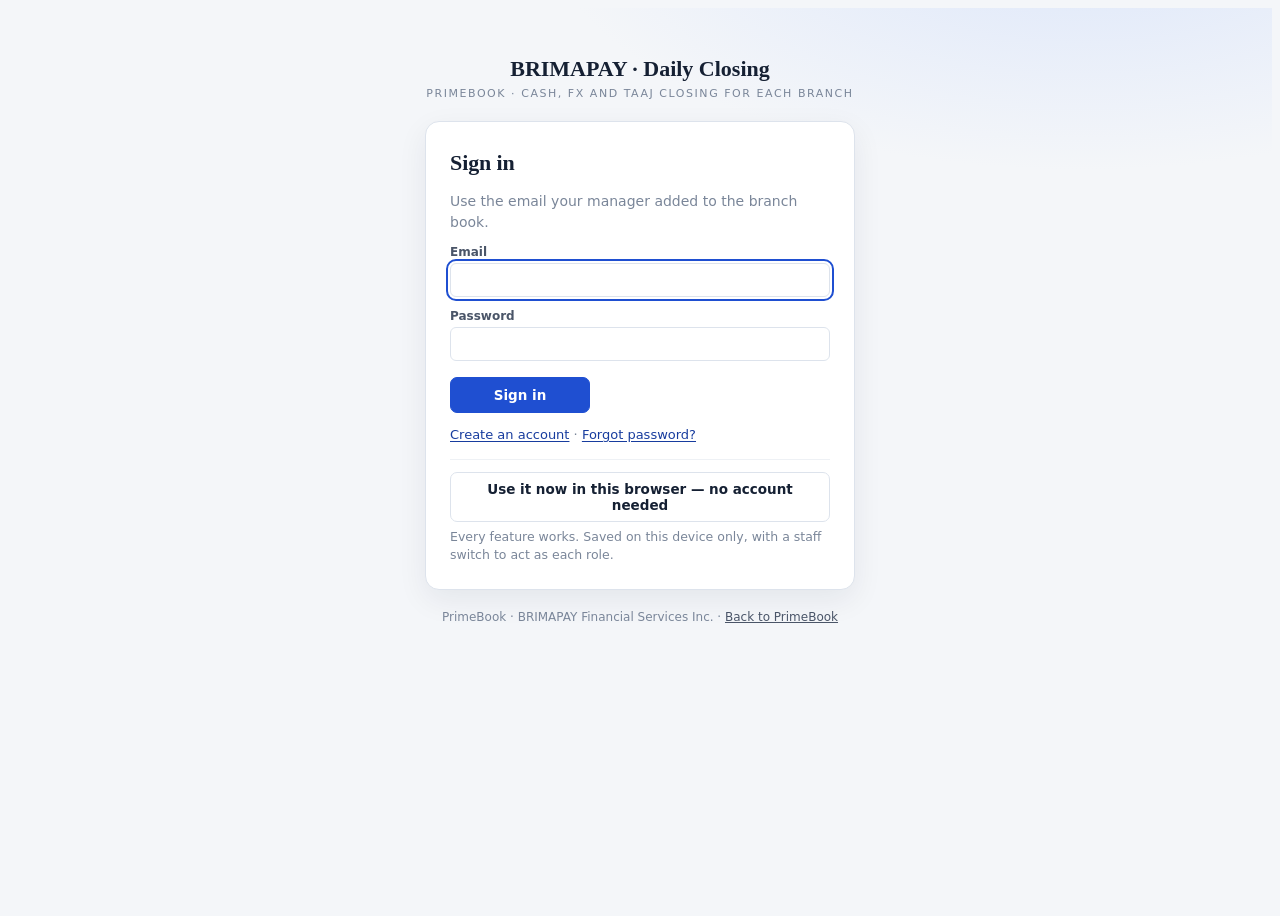
<file: public/closing.html>
<!doctype html>
<html lang="en">
<head>
<meta charset="utf-8">
<meta name="viewport" content="width=device-width,initial-scale=1,viewport-fit=cover">
<meta name="robots" content="noindex,nofollow">
<meta http-equiv="Content-Security-Policy" content="default-src 'self'; script-src 'self' 'unsafe-inline'; style-src 'self' 'unsafe-inline' https://fonts.googleapis.com; font-src https://fonts.gstatic.com; connect-src 'self' https://htrlqotaetdwccervhmd.supabase.co; img-src 'self' data:; base-uri 'none'; form-action 'none'">
<title>Daily Closing · PrimeBook</title>
<link rel="preconnect" href="https://fonts.googleapis.com"><link rel="preconnect" href="https://fonts.gstatic.com" crossorigin>
<link rel="stylesheet" href="https://fonts.googleapis.com/css2?family=IBM+Plex+Mono:wght@400;500&family=IBM+Plex+Sans:wght@400;500;600;700&family=Source+Serif+4:opsz,wght@8..60,500;8..60,600&display=swap">
<style>

/* Layout: a back-office ledger desk. Sticky control strip (date, branch, staff, status) + workflow rail,
   then one working view at a time. Figures in mono, headings in a quiet serif. */
:root{
  --bg:#F4F6F9; --panel:#FFFFFF; --ink:#152033; --ink-2:#4A5568; --ink-3:#7A8699; --line:#DDE3EC; --line-2:#EEF1F5;
  --accent:#1F4FD1; --accent-soft:#E8EEFC; --accent-ink:#173C9E;
  --ok:#17784A; --ok-soft:#E3F3EA; --warn:#9A5B07; --warn-soft:#FCF0DC; --bad:#B42318; --bad-soft:#FDE8E6; --info:#1F4FD1; --info-soft:#E8EEFC;
  --band:#0F1B2E; --band-ink:#E7ECF5; --band-2:#1A2942;
  --f-display:"Source Serif 4",Georgia,"Times New Roman",serif;
  --f-body:"IBM Plex Sans",system-ui,-apple-system,"Segoe UI",sans-serif;
  --f-mono:"IBM Plex Mono",ui-monospace,SFMono-Regular,Menlo,Consolas,monospace;
}
@media (prefers-color-scheme: dark){:root:not([data-theme="light"]){
  --bg:#0D1420; --panel:#141E2E; --ink:#E6ECF5; --ink-2:#B3BFD1; --ink-3:#8593A8; --line:#26344A; --line-2:#1C2839;
  --accent:#7EA2FF; --accent-soft:#1B2A4C; --accent-ink:#A9C0FF;
  --ok:#5CCB8F; --ok-soft:#14301F; --warn:#F0B35A; --warn-soft:#352711; --bad:#FF8A7E; --bad-soft:#3A1815; --info:#7EA2FF; --info-soft:#1B2A4C;
  --band:#09101B; --band-ink:#E7ECF5; --band-2:#16233A; color-scheme:dark}}
:root[data-theme="dark"]{
  --bg:#0D1420; --panel:#141E2E; --ink:#E6ECF5; --ink-2:#B3BFD1; --ink-3:#8593A8; --line:#26344A; --line-2:#1C2839;
  --accent:#7EA2FF; --accent-soft:#1B2A4C; --accent-ink:#A9C0FF;
  --ok:#5CCB8F; --ok-soft:#14301F; --warn:#F0B35A; --warn-soft:#352711; --bad:#FF8A7E; --bad-soft:#3A1815; --info:#7EA2FF; --info-soft:#1B2A4C;
  --band:#09101B; --band-ink:#E7ECF5; --band-2:#16233A; color-scheme:dark}
*{box-sizing:border-box}
[hidden]{display:none!important}
body{background:var(--bg);color:var(--ink);font:400 14px/1.5 var(--f-body);-webkit-font-smoothing:antialiased}
body::before{content:"";position:fixed;inset:0 0 auto;height:env(safe-area-inset-top,0px);z-index:10;background:var(--band)}
h1,h2,h3{font-family:var(--f-display);font-weight:600;text-wrap:balance;margin:0;letter-spacing:-.005em}
h2{font-size:22px} h3{font-size:17px}
p{margin:0}
.mono,.n,td.n,th.n{font-family:var(--f-mono);font-variant-numeric:tabular-nums}
.wrap{max-width:1320px;margin:0 auto;padding-left:max(16px,env(safe-area-inset-left,0px));padding-right:max(16px,env(safe-area-inset-right,0px))}
/* control strip */
.band{background:var(--band);color:var(--band-ink);position:sticky;top:env(safe-area-inset-top,0px);z-index:20;border-bottom:1px solid var(--band-2)}
.band .wrap{display:flex;flex-wrap:wrap;align-items:center;gap:12px 20px;padding-block:12px}
.brand{display:flex;flex-direction:column;gap:2px;margin-right:auto;min-width:0}
.brand b{font:600 17px var(--f-display);letter-spacing:.01em}
.brand small{font:500 11px var(--f-body);letter-spacing:.14em;text-transform:uppercase;color:#9FB0CC}
.ctl{display:flex;flex-direction:column;gap:3px;min-width:0}
.ctl label{font:500 10.5px var(--f-body);letter-spacing:.12em;text-transform:uppercase;color:#9FB0CC}
.ctl select,.ctl input{background:var(--band-2);color:var(--band-ink);border:1px solid #2C3D5C;border-radius:6px;font:500 13px var(--f-body);padding:6px 8px;min-height:34px;max-width:100%}
.ctl select:focus-visible,.ctl input:focus-visible{outline:2px solid #7EA2FF;outline-offset:1px}
.pill{display:inline-flex;align-items:center;gap:6px;border-radius:999px;padding:3px 10px;font:600 12px var(--f-body);white-space:nowrap}
.pill::before{content:"";width:7px;height:7px;border-radius:50%;background:currentColor}
.p-ok{background:var(--ok-soft);color:var(--ok)}.p-warn{background:var(--warn-soft);color:var(--warn)}.p-bad{background:var(--bad-soft);color:var(--bad)}.p-info{background:var(--info-soft);color:var(--info)}.p-mute{background:var(--line-2);color:var(--ink-2)}
.band .pill{font-size:12.5px;padding:5px 12px}
/* workflow rail */
.rail{background:var(--panel);border-bottom:1px solid var(--line)}
.rail ol{list-style:none;margin:0;padding:12px 0;display:grid;grid-template-columns:repeat(9,minmax(0,1fr));gap:6px;counter-reset:s}
.rail li{counter-increment:s;display:flex;flex-direction:column;gap:6px;min-width:0}
.rail li .bar{height:4px;border-radius:2px;background:var(--line)}
.rail li.done .bar{background:var(--ok)} .rail li.cur .bar{background:var(--accent)}
.rail li span{font:500 12px/1.3 var(--f-body);color:var(--ink-3)}
.rail li span::before{content:counter(s) ". ";font-family:var(--f-mono)}
.rail li.done span{color:var(--ink-2)} .rail li.cur span{color:var(--accent-ink);font-weight:600}
/* nav */
.nav{display:flex;gap:2px;overflow-x:auto;border-bottom:1px solid var(--line);background:var(--panel)}
.nav a{padding:11px 14px;color:var(--ink-2);text-decoration:none;font:500 14px var(--f-body);border-bottom:2px solid transparent;white-space:nowrap}
.nav a:hover{color:var(--ink)} .nav a[aria-current="page"]{color:var(--accent-ink);border-bottom-color:var(--accent);font-weight:600}
.nav a:focus-visible{outline:2px solid var(--accent);outline-offset:-2px}
main{padding-block:20px 48px}
.view{display:flex;flex-direction:column;gap:18px}
.sec{background:var(--panel);border:1px solid var(--line);border-radius:10px;padding:18px 20px;display:flex;flex-direction:column;gap:12px;min-width:0}
.sec-h{display:flex;flex-wrap:wrap;align-items:baseline;justify-content:space-between;gap:6px 14px}
.sec-h p{color:var(--ink-3);font-size:13px}
.lede{color:var(--ink-2);max-width:72ch}
.eyebrow{font:600 11px var(--f-body);letter-spacing:.14em;text-transform:uppercase;color:var(--ink-3)}
.grid2{display:grid;grid-template-columns:minmax(0,1.1fr) minmax(0,1fr);gap:18px}
.grid3{display:grid;grid-template-columns:repeat(3,minmax(0,1fr));gap:18px}
.kpis{display:grid;grid-template-columns:repeat(4,minmax(0,1fr));gap:12px}
.kpi{border:1px solid var(--line);border-radius:8px;padding:12px 14px;display:flex;flex-direction:column;gap:4px;background:var(--panel);min-width:0}
.kpi small{font:600 11px var(--f-body);letter-spacing:.1em;text-transform:uppercase;color:var(--ink-3)}
.kpi b{font:500 21px var(--f-mono);font-variant-numeric:tabular-nums;overflow-wrap:anywhere}
.kpi span{font-size:12.5px;color:var(--ink-3)}
/* tables */
.tw{overflow-x:auto;border:1px solid var(--line);border-radius:8px}
table{border-collapse:collapse;width:100%;font-size:13px}
th{background:var(--line-2);color:var(--ink-2);font:600 11.5px var(--f-body);letter-spacing:.03em;text-align:left;padding:8px 10px;white-space:nowrap;border-bottom:1px solid var(--line)}
td{padding:8px 10px;border-bottom:1px solid var(--line-2);vertical-align:top}
tr:last-child td{border-bottom:0}
td.n,th.n{text-align:right;white-space:nowrap}
tfoot td{font-weight:600;background:var(--line-2);border-top:1px solid var(--line)}
tr.sub td{background:var(--bg);font-weight:600;color:var(--ink-2)}
.mu{color:var(--ink-3)} .pos{color:var(--ok)} .neg{color:var(--bad)} .wn{color:var(--warn)}
.ref{font:500 12.5px var(--f-mono);white-space:nowrap}
.tag{display:inline-block;font:600 11px var(--f-mono);padding:1px 6px;border-radius:4px;background:var(--line-2);color:var(--ink-2)}
.dr{color:var(--ink)} .cr{color:var(--ink-2)}
/* checks */
.checks{list-style:none;margin:0;padding:0;display:flex;flex-direction:column}
.checks li{display:grid;grid-template-columns:22px 1fr auto;gap:8px;align-items:start;padding:8px 0;border-bottom:1px solid var(--line-2)}
.checks li:last-child{border-bottom:0}
.ic{width:20px;height:20px;border-radius:50%;display:grid;place-items:center;font:700 12px var(--f-mono)}
.ic.ok{background:var(--ok-soft);color:var(--ok)} .ic.bad{background:var(--bad-soft);color:var(--bad)} .ic.warn{background:var(--warn-soft);color:var(--warn)} .ic.info{background:var(--info-soft);color:var(--info)}
/* buttons and forms */
.btns{display:flex;flex-wrap:wrap;gap:8px}
button{font:600 13.5px var(--f-body);border-radius:7px;padding:8px 14px;cursor:pointer;border:1px solid var(--line);background:var(--panel);color:var(--ink);min-height:36px}
button:hover{border-color:var(--ink-3)}
button.pri{background:var(--accent);border-color:var(--accent);color:#fff}
:root:not([data-theme="light"]) button.pri{color:var(--panel)}
@media (prefers-color-scheme: light){:root:not([data-theme="dark"]) button.pri{color:#fff}}
:root[data-theme="light"] button.pri{color:#fff}
button.ghost{background:transparent}
button.dg{color:var(--bad);border-color:var(--bad-soft)}
button:focus-visible,input:focus-visible,select:focus-visible,textarea:focus-visible{outline:2px solid var(--accent);outline-offset:2px}
input,select,textarea{font:400 13.5px var(--f-body);color:var(--ink);background:var(--panel);border:1px solid var(--line);border-radius:6px;padding:6px 8px;min-height:34px;max-width:100%}
input.qty{width:76px;text-align:right;font-family:var(--f-mono)}
textarea{width:100%;min-height:58px;resize:vertical}
.field{display:flex;flex-direction:column;gap:4px;min-width:0}
.field label{font:600 12px var(--f-body);color:var(--ink-2)}
.note{border-radius:8px;padding:10px 12px;font-size:13px;display:flex;gap:10px;align-items:flex-start}
.note.info{background:var(--info-soft);color:var(--accent-ink)} .note.warn{background:var(--warn-soft);color:var(--warn)} .note.ok{background:var(--ok-soft);color:var(--ok)} .note.bad{background:var(--bad-soft);color:var(--bad)}
.note b{font-weight:600}
.callout{border-left:3px solid var(--accent);background:var(--accent-soft);padding:12px 14px;border-radius:0 8px 8px 0;color:var(--ink)}
.callout h3{font-size:16px;margin-bottom:4px}
.log{list-style:none;margin:0;padding:0;display:flex;flex-direction:column;font-size:13px}
.log li{display:grid;grid-template-columns:52px 1fr;gap:10px;padding:7px 0;border-bottom:1px solid var(--line-2)}
.log li:last-child{border-bottom:0}
.log time{font:500 12px var(--f-mono);color:var(--ink-3)}
.toast{position:fixed;left:50%;transform:translateX(-50%);bottom:calc(16px + env(safe-area-inset-bottom,0px));z-index:40;max-width:min(560px,calc(100% - 32px));padding:10px 16px;border-radius:8px;font-size:13.5px;box-shadow:0 8px 24px rgba(10,20,40,.25)}
.toast.ok{background:var(--ok);color:#fff}.toast.bad{background:var(--bad);color:#fff}
:root:not([data-theme="light"]) .toast{color:var(--panel)}
@media (prefers-color-scheme: light){:root:not([data-theme="dark"]) .toast{color:#fff}}
:root[data-theme="light"] .toast{color:#fff}
.rep-nav{display:flex;flex-wrap:wrap;gap:6px}
.rep-nav button{font-weight:500;font-size:12.5px;padding:5px 10px;min-height:30px}
.je{border:1px solid var(--line);border-radius:8px;overflow:hidden}
.je-h{display:flex;flex-wrap:wrap;gap:4px 14px;align-items:baseline;padding:9px 12px;background:var(--line-2);border-bottom:1px solid var(--line)}
.je-h .d{color:var(--ink-2);font-size:13px;flex:1 1 280px;min-width:0}
.je table{font-size:12.5px} .je td,.je th{padding:6px 12px}
.je .bal{padding:6px 12px;font-size:12px;border-top:1px solid var(--line-2)}
.stack{display:flex;flex-direction:column;gap:12px}
.matrix td{text-align:center} .matrix td:first-child{text-align:left}
.y{color:var(--ok);font-weight:700} .x{color:var(--ink-3)}
pre.mermaid{background:var(--panel);margin:0;overflow-x:auto}
.formula{font:500 12.5px/1.7 var(--f-mono);background:var(--bg);border:1px solid var(--line);border-radius:8px;padding:10px 12px;overflow-x:auto;white-space:pre}
.sample{font:600 10.5px var(--f-body);letter-spacing:.1em;text-transform:uppercase;color:var(--warn);background:var(--warn-soft);padding:2px 7px;border-radius:4px}
@media (max-width:1100px){.kpis{grid-template-columns:repeat(2,minmax(0,1fr))}.grid3{grid-template-columns:1fr}}
@media (max-width:900px){.grid2{grid-template-columns:1fr}.rail ol{grid-template-columns:repeat(3,minmax(0,1fr))}}
@media (max-width:560px){.rail ol{grid-template-columns:repeat(2,minmax(0,1fr))}.kpis{grid-template-columns:1fr 1fr}.kpi b{font-size:17px}.sec{padding:14px}.brand{flex-basis:100%}.band .wrap{gap:10px 12px}}
@media (prefers-reduced-motion:reduce){*{scroll-behavior:auto!important}}

/* ---- shared with the sample app ---- */
[hidden]{display:none!important}
.nav button{background:transparent;border:0;border-bottom:2px solid transparent;border-radius:0;padding:11px 14px;color:var(--ink-2);font:500 14px var(--f-body);white-space:nowrap;min-height:0}
.nav button:hover{color:var(--ink);border-color:transparent}
.nav button[aria-current="page"]{color:var(--accent-ink);border-bottom-color:var(--accent);font-weight:600}
button:disabled,input:disabled{opacity:.5;cursor:not-allowed}
.fgrid{display:grid;grid-template-columns:repeat(2,minmax(0,1fr));gap:10px 12px}
.fgrid .field input,.fgrid .field select{width:100%}
.field select,.field input{width:100%}
.mini{display:flex;gap:6px;flex-wrap:wrap;align-items:center}.mini input{flex:1 1 110px;min-width:0}
.note button{margin-left:6px;min-height:30px;padding:4px 10px}
@media (max-width:560px){.fgrid{grid-template-columns:1fr}.band{position:static}}
.feat{display:grid;grid-template-columns:repeat(auto-fill,minmax(230px,1fr));gap:10px}
.ft{display:flex;flex-direction:column;align-items:flex-start;gap:4px;text-align:left;padding:12px 14px;border:1px solid var(--line);border-radius:10px;background:var(--panel);min-height:0;font-weight:400}
.ft:hover{border-color:var(--accent);background:var(--accent-soft)}
.ft b{font:600 14px var(--f-body);color:var(--ink)}.ft span{font-size:12.5px;color:var(--ink-2);line-height:1.45}.ft em{font-style:normal;font:600 12px var(--f-body);color:var(--accent-ink);margin-top:2px}
.sec{scroll-margin-top:170px}
@media (max-width:560px){.sec{scroll-margin-top:12px}}

/* ---- web platform: band additions ---- */
.w-v{color:var(--band-ink);font:500 14px var(--f-body);display:inline-flex;align-items:center;gap:6px;min-height:34px}
.w-r{font:600 11px var(--f-body);letter-spacing:.06em;text-transform:uppercase;color:#9FB0CC;border:1px solid var(--band-2);border-radius:999px;padding:1px 8px}
.w-acts{flex-direction:row!important;gap:6px;align-items:flex-end;margin-left:auto}
.w-btn{background:transparent;color:var(--band-ink);border:1px solid #33476A;min-height:32px;padding:4px 12px;font:500 13px var(--f-body);border-radius:8px}
.w-btn:hover{background:var(--band-2);border-color:#4A6290;color:#fff}

/* ---- web platform: sign-in and setup screens ---- */
#gate{min-height:100vh;background:radial-gradient(900px 420px at 85% -10%,#DCE6FA,transparent 60%),var(--bg)}
.g-wrap{max-width:760px;margin:0 auto;padding:48px 16px 40px;display:flex;flex-direction:column;align-items:center;gap:18px}
.g-brand{text-align:center}.g-brand b{display:block;font:600 22px var(--f-display);color:var(--ink)}.g-brand small{font:500 11px var(--f-body);letter-spacing:.14em;text-transform:uppercase;color:var(--ink-3)}
.g-card{width:100%;max-width:430px;background:var(--panel);border:1px solid var(--line);border-radius:14px;padding:24px;box-shadow:0 10px 30px rgba(21,32,51,.07);display:flex;flex-direction:column;gap:12px}
.g-card.g-wide{max-width:760px}
.g-card h1{font-size:22px}.g-card p{margin:0}
.g-card .field{display:flex;flex-direction:column;gap:4px}
.g-card .btns{margin-top:4px}.g-card .btns .pri{min-width:140px}
.g-links{font-size:13px;color:var(--ink-3)}
.lnk{background:none;border:0;padding:0;min-height:0;color:var(--accent-ink);font:500 13px var(--f-body);text-decoration:underline;text-underline-offset:2px;cursor:pointer}
.g-head{display:flex;justify-content:space-between;align-items:flex-start;gap:12px;flex-wrap:wrap}
.g-books{display:grid;grid-template-columns:repeat(auto-fill,minmax(220px,1fr));gap:10px}
.g-book{display:flex;flex-direction:column;align-items:flex-start;gap:4px;text-align:left;padding:14px;border:1px solid var(--line);border-radius:10px;background:var(--panel);min-height:0;font-weight:400}
.g-book:hover{border-color:var(--accent);background:var(--accent-soft)}
.g-book b{font:600 16px var(--f-body);color:var(--ink)}.g-book span{font-size:12.5px;color:var(--ink-2)}.g-book em{font-style:normal;font:600 12px var(--f-body);color:var(--accent-ink)}
.g-new{border-top:1px solid var(--line-2);padding-top:12px}
.g-new summary{cursor:pointer;font:600 14px var(--f-body);color:var(--accent-ink);margin-bottom:10px}
.g-foot{font-size:12px;color:var(--ink-3);text-align:center}.g-foot a{color:var(--ink-2)}
@media (max-width:560px){.g-wrap{padding-top:24px}.g-card{padding:18px}.w-acts{margin-left:0}}
.g-alt{display:flex;flex-direction:column;gap:6px;border-top:1px solid var(--line-2);padding-top:12px;margin-top:2px}
.g-alt button{width:100%}.g-alt .mu{font-size:12.5px}
#c-staff{background:var(--band-2);color:var(--band-ink);border:1px solid #33476A;border-radius:8px;min-height:34px;padding:4px 8px;font:500 14px var(--f-body);max-width:230px}

</style>
</head>
<body>
<div id="gate"></div>
<div id="shell" hidden>
<div class="band"><div class="wrap">
  <div class="brand"><b>BRIMAPAY · Daily Closing</b><small>PrimeBook · base currency CAD</small></div>
  <div class="ctl"><label for="c-date">Business date</label><select id="c-date"></select></div>
  <div class="ctl"><label>Branch</label><span id="c-book" class="w-v"></span></div>
  <div class="ctl"><label>Signed in</label><span id="c-who" class="w-v"></span></div>
  <div class="ctl"><label>Day status</label><span id="c-status"></span></div>
  <div class="ctl"><label>Books</label><span id="c-sync"></span></div>
  <div class="ctl w-acts"><button type="button" class="w-btn" data-gs="books">Switch book</button><button type="button" class="w-btn" data-gs="signout">Sign out</button></div>
</div></div>
<div class="rail"><div class="wrap"><ol id="rail" aria-label="Closing workflow"></ol></div></div>
<nav class="nav" aria-label="Sections"><div class="wrap" id="nav" style="display:flex;gap:2px;overflow-x:auto"></div></nav>
<main class="wrap"><div id="app"></div></main>
</div>
<div id="toast" class="toast" role="status" hidden></div>
<script>
/* =====================================================================
   BRIMAPAY Daily Closing – ledger engine (pure, no DOM).
   A book holds many business days for one branch. Every action goes
   through act(user, action, payload) which checks role, separation of
   duties and day state, then posts balanced journals and logs an
   append-only, hash-chained audit entry.
   ===================================================================== */
const r2=v=>Math.round(((+v||0)+Number.EPSILON)*100)/100;
const r6=v=>+(+v||0).toFixed(8);
const BASE='CAD';let BRANCH='Vancouver',BCODE='VAN';
const USERS={
  farhan:{name:'Farhan',role:'Teller',title:'Teller · Preparer'},
  amina:{name:'Amina',role:'Manager',title:'Branch Manager · Approver'},
  daniel:{name:'Daniel',role:'Finance',title:'Finance · Head-office accountant'},
  sara:{name:'Sara',role:'Auditor',title:'Internal auditor · Read only'}};
const ACC=[
 ['1000','Cash on Hand – Till','CAD','A','Cash'],
 ['1005','Safe – CAD','CAD','A','Cash'],
 ['1010','Bank – RBC Operating','CAD','A','Bank'],
 ['1100','FX Stock – USD','USD','A','FX stock'],
 ['1101','FX Stock – AED','AED','A','FX stock'],
 ['1102','FX Stock – ETB','ETB','A','FX stock'],
 ['1103','FX Stock – KES','KES','A','FX stock'],
 ['1210','Due from Taaj System','CAD','A','Settlement asset'],
 ['3000',"Owner's Capital",'CAD','E','Equity'],
 ['3900','Retained Earnings (P&L summary)','CAD','E','Equity'],
 ['4100','Remittance Commission Income','CAD','I','Income'],
 ['4200','Realized FX Gain/Loss','CAD','I','Income'],
 ['4210','Unrealized FX Gain/Loss','CAD','I','Income'],
 ['6100','Office Supplies','CAD','X','Expense'],
 ['6200','Rent','CAD','X','Expense'],
 ['6300','Utilities','CAD','X','Expense'],
 ['6400','Bank Charges','CAD','X','Expense'],
 ['6500','Cash Over/Short','CAD','X','Expense']].map(a=>({code:a[0],name:a[1],ccy:a[2],cls:a[3],grp:a[4],bs:'ALE'.includes(a[3])}));
const AC=Object.fromEntries(ACC.map(a=>[a.code,a]));
const CCYS=['USD','AED','ETB','KES'];
const FXA={USD:'1100',AED:'1101',ETB:'1102',KES:'1103'};
const EXPC=['6100','6200','6300','6400'];
const BOARD={USD:{b:1.35,s:1.395},AED:{b:0.365,s:0.381},ETB:{b:0.0093,s:0.0103},KES:{b:0.0101,s:0.0108}};
const SRC_BOARD='Branch rate board (Treasury, published 08:45 PT)';
const CASH_DENOMS=[100,50,20,10,5,2,1,0.25,0.1,0.05];
const START='2026-10-27';
const OPEN0={'1000':{fc:1514,cad:1514},'1005':{fc:10000,cad:10000},'1010':{fc:18250,cad:18250},
 '1100':{fc:2000,cad:2720},'1101':{fc:5000,cad:1860},'1102':{fc:120000,cad:1152},'1103':{fc:250000,cad:2625},
 '1210':{fc:3200,cad:3200},'3000':{fc:-40000,cad:-40000},'3900':{fc:-1321,cad:-1321}};
const PERM={open:['Teller','Manager'],record:['Teller','Manager'],count:['Teller','Manager'],stmt:['Teller','Manager'],completeRecon:['Teller','Manager'],
 reopenRecon:['Teller','Manager'],reason:['Teller','Manager'],raiseAdj:['Teller','Manager'],approveAdj:['Manager','Finance'],rateSet:['Manager','Finance'],rateAp:['Manager','Finance'],
 submit:['Teller','Manager'],approve:['Manager'],returnDay:['Manager','Finance'],lock:['Manager','Finance'],next:['Manager','Finance'],reverse:['Manager','Finance'],editOpening:[],postLocked:['Teller','Manager']};
const LABEL={open:'open the day',record:'record transactions',count:'enter counts',stmt:'enter statements',completeRecon:'complete reconciliations',reopenRecon:'reopen reconciliations',reason:'explain variances',
 raiseAdj:'raise adjustments',approveAdj:'approve adjustments',rateSet:'set closing rates',rateAp:'approve closing rates',submit:'submit the day',approve:'approve the day',returnDay:'return the day',
 lock:'lock the day',next:'generate the next-day opening',reverse:'reverse transactions',editOpening:'edit opening balances',postLocked:'post transactions'};
const TXTYPES={
 buy:{t:'Currency purchase',d:'Buy foreign currency from a customer; pay CAD from the till.'},
 sell:{t:'Currency sale',d:'Sell foreign currency to a customer; receive CAD into the till.'},
 payout:{t:'Taaj remittance payout',d:'Pay a Taaj remittance to a beneficiary in cash. Taaj owes us the amount plus commission.'},
 settle:{t:'Taaj settlement received',d:'Taaj pays what it owes us, in cash or to the bank. Reduces Due from Taaj; not income.'},
 expense:{t:'Expense',d:'Pay a running cost from the till or the bank.'},
 tosafe:{t:'Till to safe',d:'Move CAD cash from the till into the safe.'},
 fromsafe:{t:'Safe to till',d:'Move CAD cash from the safe into the till.'},
 deposit:{t:'Bank deposit',d:'Deposit CAD cash from the till into the bank.'},
 withdraw:{t:'Bank withdrawal',d:'Withdraw CAD from the bank into the till.'}};
function fnv(s){let h=0x811c9dc5;for(let i=0;i<s.length;i++){h^=s.charCodeAt(i);h=Math.imul(h,16777619)>>>0}return h.toString(16).padStart(8,'0')}
function fm(v){v=r2(+v||0);if(Math.abs(v)<.005)v=0;return(v<0?'−':'')+Math.abs(v).toLocaleString('en-CA',{minimumFractionDigits:2,maximumFractionDigits:2})}
function rf(v){v=+v||0;let s=v.toFixed(6).replace(/0+$/,'');const d=(s.split('.')[1]||'').length;return d<4?v.toFixed(4):s}
const addD=(d,n)=>{const x=new Date(d+'T00:00:00Z');x.setUTCDate(x.getUTCDate()+n);return x.toISOString().slice(0,10)};
const cap=s=>s.charAt(0).toUpperCase()+s.slice(1);
const L=(a,d,c,fc,rate)=>({a,d:r2(d),c:r2(c),fc:fc==null?r2(d-c):r6(fc),rate:rate||1});
const newDay=(date,opening,prev)=>({date,status:'Not opened',opening,openFrom:prev||null,js:[],counts:null,bank:null,taaj:null,rates:{},reasons:{},adjs:[],recDone:false,
 opened:null,submitted:null,approved:null,locked:null,returned:null,next:null,clock:8*60+50});

function Book(state){
 const B=state||{v:2,days:[newDay(START,JSON.parse(JSON.stringify(OPEN0)),{ref:'DC-VAN-20261026',date:'2026-10-26',approvedBy:'Amina',approvedAt:'2026-10-26 18:22',locked:true})],cur:0,seq:{TX:0,ADJ:0},audit:[]};
 const E={B};
 E.day=i=>B.days[i==null?B.cur:i];
 E.prevLocked=D=>{const i=B.days.indexOf(D);if(i<=0)return!!(D.openFrom&&D.openFrom.locked);return B.days[i-1].status=='Locked'};
 E.ts=(D,at)=>{if(at)return D.date+' '+at;if(E.real)return D.date+' '+new Date().toLocaleTimeString('en-GB',{timeZone:'America/Vancouver',hour:'2-digit',minute:'2-digit',hour12:false});const h=Math.floor(D.clock/60)%24,m=D.clock%60;D.clock+=3;return D.date+' '+String(h).padStart(2,'0')+':'+String(m).padStart(2,'0')};
 E.log=(D,uid,action,result,ref,detail,at)=>{const u=USERS[uid],prev=B.audit.length?B.audit[B.audit.length-1].hash:'00000000';
  const e={seq:(B.audit.length?B.audit[B.audit.length-1].seq:0)+1,date:D.date,at:E.ts(D,at),user:u.name,role:u.title,action,result,ref:ref||'',detail:detail||'',acct:E.acct||''};e.hash=fnv(prev+JSON.stringify(e));B.audit.push(e);return e};
 E.bal=(D,code,withCL)=>{const o=(D.opening||{})[code]||{fc:0,cad:0};let fc=o.fc,cad=o.cad;D.js.forEach(j=>{if(j.type=='CL'&&!withCL)return;j.lines.forEach(l=>{if(l.a==code){cad+=l.d-l.c;fc+=l.fc}})});return{fc:r6(fc),cad:r2(cad)}};
 E.avg=(D,c)=>{const b=E.bal(D,FXA[c]);return b.fc>1e-9?b.cad/b.fc:BOARD[c].b};
 E.ok=j=>Math.abs(r2(j.lines.reduce((s,l)=>s+l.d,0))-r2(j.lines.reduce((s,l)=>s+l.c,0)))<.005;
 E.post=(D,j)=>{if(!E.ok(j))throw new Error('Journal '+j.ref+' does not balance. Nothing was posted.');D.js.push(j);return j};
 E.tillTotal=D=>D.counts?r2(CASH_DENOMS.reduce((s,d)=>s+d*(+D.counts.till[d]||0),0)):null;
 E.held=D=>CCYS.filter(c=>{const b=E.bal(D,FXA[c]);const o=(D.opening||{})[FXA[c]]||{fc:0};return Math.abs(b.fc)>1e-9||Math.abs(o.fc)>1e-9});
 E.rateOf=(D,c)=>{const r=D.rates[c];return r&&r.st=='Approved'?r:null};
 E.recs=D=>recs(E,D);E.checks=D=>checks(E,D);E.blockers=D=>checks(E,D).filter(c=>!c.ok&&c.sev=='block');
 E.pnl=D=>{const inc=ACC.filter(a=>a.cls=='I').map(a=>({a,v:r2(-E.bal(D,a.code).cad)})),exp=ACC.filter(a=>a.cls=='X').map(a=>({a,v:r2(E.bal(D,a.code).cad)}));
  const ti=r2(inc.reduce((s,x)=>s+x.v,0)),te=r2(exp.reduce((s,x)=>s+x.v,0));return{inc,exp,ti,te,net:r2(ti-te)}};
 E.fxRows=D=>CCYS.map(c=>{const code=FXA[c],o=(D.opening||{})[code]||{fc:0,cad:0},b=E.bal(D,code),R=D.rates[c]||{},cr=+R.r||BOARD[c].b,avg=b.fc>1e-9?b.cad/b.fc:0,val=r2(b.fc*cr);
  let bought=0,sold=0,adj=0;D.js.forEach(j=>j.lines.forEach(l=>{if(l.a!=code)return;if(j.type=='ADJ')adj+=l.fc;else if(l.fc>0)bought+=l.fc;else sold-=l.fc}));
  return{c,code,open:o,bought:r6(bought),sold:r6(sold),adj:r6(adj),fc:b.fc,book:b.cad,avg,cr,rsrc:R.src||'Board buy rate (no closing rate yet)',rst:R.st||'Missing',val,unr:r2(val-b.cad)}}).filter(x=>Math.abs(x.fc)>1e-9||Math.abs(x.open.fc)>1e-9);
 E.nextTx=()=>'TX-'+String(++B.seq.TX).padStart(3,'0');
 E.nextAdj=()=>'ADJ-'+String(++B.seq.ADJ).padStart(3,'0');
 /* ------------------------------------------------------------- */
 E.act=(uid,action,p={})=>{const u=USERS[uid],D=E.day(),at=p.at;
  const deny=m=>{E.log(D,uid,LABEL[action]?cap(LABEL[action]):action,'Denied',p.ref||'',m,at);return{ok:false,msg:m}};
  const okr=(m,ref,detail)=>{E.log(D,uid,m,'OK',ref,detail,at);return{ok:true,msg:detail||m}};
  if(action=='editOpening')return deny('Opening balances are carried forward from the approved close of the previous day and cannot be overwritten. Raise an authorized adjustment instead.');
  if(!(PERM[action]||[]).includes(u.role))return deny(u.title.split(' · ')[0]+' role cannot '+LABEL[action]+'.');
  if(B.cur!=B.days.length-1&&!['next'].includes(action))return deny('You are viewing '+D.date+'. Switch to the latest business date to make changes.');
  const posting=['record','count','stmt','completeRecon','reopenRecon','reason','raiseAdj','approveAdj','reverse','postLocked','rateSet','rateAp'];
  if(posting.includes(action)&&D.status=='Locked')return deny(D.date+' is locked for '+BRANCH+'. Post on an open business date, or ask Finance to reopen the day with a documented reason.');
  if(posting.includes(action)&&['Submitted','Approved'].includes(D.status))return deny('The day is '+D.status.toLowerCase()+'. It must be returned for correction before anything changes.');
  if(action!='open'&&D.status=='Not opened')return deny('Open the day first.');
  const varOf=id=>(E.recs(D).find(r=>r.id==id)||{});
  switch(action){
   case 'open':{if(D.status!='Not opened')return deny('The day is already open.');if(!E.prevLocked(D))return deny('The previous business day is not locked.');
    D.status='Open';D.opened={by:u.name,at:E.ts(D,at)};E.log(D,uid,'Open day','OK','DC-'+BCODE+'-'+D.date.replace(/-/g,''),'Day opened by '+u.name,at);
    return okr('Load opening balances',(D.openFrom||{}).ref||'','Opening balances loaded from the approved close of '+((D.openFrom||{}).date||'the previous day')+' ('+Object.keys(D.opening).length+' accounts).')}
   case 'record':{if(D.recDone)return deny('Reconciliations are complete. Reopen them before recording more transactions, so the counts stay valid.');
    const b=buildTx(E,D,p);if(b.err)return deny(b.err);const ref=p.ref&&/^TX-/.test(p.ref)?p.ref:E.nextTx();if(p.ref&&/^TX-/.test(p.ref))B.seq.TX=Math.max(B.seq.TX,+p.ref.slice(3));
    if(D.js.some(j=>j.ref==ref))return deny('Reference '+ref+' already exists.');
    const j=E.post(D,{ref,type:'TX',kind:TXTYPES[p.type].t,tt:p.type,at:E.ts(D,at),by:u.name,desc:b.desc,party:p.party||'',ext:p.ext||'',ccy:b.ccy,amt:b.amt,rate:b.rate,src:b.src,avg:b.avg,cost:b.cost,gain:b.gain,lines:b.lines,status:'Posted',big:b.cadAmt>=10000});
    return okr('Post transaction',ref,TXTYPES[p.type].t+' '+ref+' posted: '+b.ccy+' '+fm(b.amt)+(b.ccy!=BASE?' = CAD '+fm(b.cadAmt):'')+'. Debits = credits.')}
   case 'count':{const till={};for(const d of CASH_DENOMS){const q=p.till?p.till[d]:0;if(q!=null&&q!==''&&(!(+q>=0)||+q%1))return deny('Note and coin quantities must be whole numbers of zero or more (CAD '+d+').');till[d]=+q||0}
    const fx={};for(const c of E.held(D)){const v=p.fx?p.fx[c]:null;if(v===''||v==null)return deny('Enter the counted '+c+' amount (0 if none).');if(!(+v>=0))return deny(c+': the counted amount must be zero or more.');fx[c]=r2(+v)}
    if(p.safe===''||p.safe==null||!(+p.safe>=0))return deny('Enter the counted safe amount.');
    if(p.witness&&p.witness.trim().toLowerCase()==u.name.toLowerCase())return deny('The witness must be a different person from the counter.');
    D.counts={till,safe:r2(+p.safe),fx,by:u.name,witness:(p.witness||'').trim(),at:E.ts(D,at)};return okr('Enter counts','CNT-VAN-'+D.date.replace(/-/g,''),'Till CAD '+fm(E.tillTotal(D))+', safe CAD '+fm(D.counts.safe)+' and '+Object.keys(fx).length+' currencies counted.')}
   case 'stmt':{if(p.kind=='bank'){if(!isFinite(+p.stmt)||p.stmt==='')return deny('Enter the bank statement closing balance.');if(!(p.sref||'').trim())return deny('Enter the bank statement reference.');
     const items=[];for(const ln of String(p.items||'').split('\n').map(s=>s.trim()).filter(Boolean)){const q=ln.split(';').map(s=>s.trim()),amt=+String(q[q.length-1]).replace(/,/g,'');if(q.length<2||!isFinite(amt)||q[q.length-1]==='')return deny('Each reconciling item needs "reference; description; amount". Problem: '+ln);items.push({ref:q[0],desc:q.length>2?q.slice(1,-1).join('; '):'',amt:r2(amt)})}
     D.bank={stmt:r2(+p.stmt),ref:p.sref.trim(),items,by:u.name};return okr('Enter bank statement',p.sref.trim(),'Bank statement CAD '+fm(+p.stmt)+' with '+items.length+' reconciling item(s).')}
    if(!isFinite(+p.stmt)||p.stmt==='')return deny('Enter the balance due on the Taaj statement.');if(!(p.sref||'').trim())return deny('Enter the Taaj statement reference.');
    D.taaj={stmt:r2(+p.stmt),ref:p.sref.trim(),by:u.name};return okr('Enter Taaj statement',p.sref.trim(),'Taaj statement balance due CAD '+fm(+p.stmt)+'.')}
   case 'completeRecon':{if(!D.counts)return deny('Enter the till, safe and currency counts first.');if(!D.bank)return deny('Enter the bank statement first.');if(!D.taaj&&Math.abs(E.bal(D,'1210').cad)>.004)return deny('Enter the Taaj settlement statement first.');
    D.recDone=true;return okr('Complete reconciliations','REC-VAN-'+D.date.replace(/-/g,''),'Cash, safe, bank, FX stock and Taaj settlement reconciliations completed.')}
   case 'reopenRecon':{if(!D.recDone)return deny('Reconciliations are not complete yet.');if(D.adjs.some(a=>a.status=='Pending approval'))return deny('Decide the pending adjustment first.');D.recDone=false;return okr('Reopen reconciliations','','Reconciliations reopened. Counts must be checked again before submitting.')}
   case 'reason':{const r=(p.reason||'').trim(),ref=(p.sref||'').trim();if(r.length<10)return deny('Write a reason of at least 10 characters.');if(!ref)return deny('Add a supporting reference, for example an incident or count-sheet number.');
    const v=varOf(p.id);if(!v.id)return deny('Unknown reconciliation.');D.reasons[p.id]={reason:r,ref,by:u.name};return okr('Explain variance',ref,(v.acct||p.id)+': '+r)}
   case 'raiseAdj':{const v=varOf(p.id);if(!v.id||!v.adjustable)return deny('This reconciliation is corrected with a reason, not an adjustment.');if(v.actual==null||Math.abs(v.variance)<.005)return deny('There is no variance to adjust.');
    if(!D.reasons[p.id])return deny('Explain the variance before raising an adjustment.');if(D.adjs.some(a=>a.id==p.id&&a.status!='Rejected'))return deny('An adjustment for this variance already exists.');
    const rate=v.ccy==BASE?1:E.avg(D,v.ccy),cad=r2(Math.abs(v.variance)*rate),ref=E.nextAdj();
    D.adjs.push({ref,id:p.id,code:v.code,ccy:v.ccy,fc:r6(v.variance),cad,rate,status:'Pending approval',by:u.name,at:E.ts(D,at),pre:{exp:v.expected,act:v.actual},why:D.reasons[p.id]});
    return okr('Raise adjustment',ref,v.acct+' '+(v.variance<0?'short':'over')+' '+fm(Math.abs(v.variance))+' '+v.ccy+(v.ccy!=BASE?' × '+rf(rate):'')+' = CAD '+fm(cad)+'. Awaiting approval.')}
   case 'approveAdj':{const a=D.adjs.find(x=>x.ref==p.ref);if(!a||a.status!='Pending approval')return deny('No adjustment is waiting for approval.');if(a.by==u.name)return deny('Separation of duties: '+u.name+' raised '+a.ref+' and cannot approve it.');
    if(p.reject){if((p.reason||'').trim().length<10)return deny('Write the reason for rejecting (at least 10 characters).');a.status='Rejected';a.apprBy=u.name;a.note=p.reason.trim();return okr('Reject adjustment',a.ref,a.ref+' rejected: '+a.note)}
    const short=a.fc<0,lines=short?[L('6500',a.cad,0),L(a.code,0,a.cad,a.fc,a.rate)]:[L(a.code,a.cad,0,a.fc,a.rate),L('6500',0,a.cad)];
    E.post(D,{ref:a.ref,type:'ADJ',kind:'Count adjustment',at:E.ts(D,at),by:a.by,appr:u.name,desc:AC[a.code].name+' '+(short?'shortage':'overage')+' at count. '+a.why.reason+' ('+a.why.ref+').',ccy:a.ccy,amt:Math.abs(a.fc),rate:a.rate,src:a.ccy==BASE?'Base currency':'Carrying rate (weighted average cost)',lines,status:'Posted'});
    a.status='Approved and posted';a.apprBy=u.name;return okr('Approve adjustment',a.ref,a.ref+' approved and posted: '+(short?'Dr 6500 / Cr '+a.code:'Dr '+a.code+' / Cr 6500')+' CAD '+fm(a.cad)+'.')}
   case 'rateSet':{const c=p.ccy;if(!CCYS.includes(c))return deny('Unknown currency.');if(!(+p.rate>0))return deny('Enter a '+c+' closing rate above zero.');if(!(p.src||'').trim()||p.src.trim().length<3)return deny('Enter where the rate comes from.');
    const dev=Math.abs(+p.rate/BOARD[c].b-1);D.rates[c]={r:+p.rate,src:p.src.trim(),by:u.name,st:'Pending approval',dev:r2(dev*100)};return okr('Set closing rate',c,c+' closing rate '+rf(+p.rate)+' from '+p.src.trim()+(dev>.05?' (more than 5% from the board rate)':'')+'. Awaiting approval.')}
   case 'rateAp':{const r=D.rates[p.ccy];if(!r||r.st=='Approved')return deny('No '+(p.ccy||'')+' closing rate is waiting for approval.');if(r.by==u.name)return deny('Separation of duties: '+u.name+' entered this rate and cannot approve it.');
    r.st='Approved';r.ap=u.name;return okr('Approve closing rate',p.ccy,p.ccy+' closing rate '+rf(r.r)+' approved.')}
   case 'submit':{if(!['Open','Returned'].includes(D.status))return deny('Only an open or returned day can be submitted.');const b=E.blockers(D);if(b.length)return deny('Submit is blocked: '+b[0].text);
    D.status='Submitted';D.submitted={by:u.name,at:E.ts(D,at)};return okr('Submit day','DC-'+BCODE+'-'+D.date.replace(/-/g,''),'Day submitted for approval with no open blockers.')}
   case 'returnDay':{if(D.status!='Submitted')return deny('Only a submitted day can be returned.');const r=(p.reason||'').trim();if(r.length<10)return deny('Write the reason for returning the day (at least 10 characters).');
    D.status='Returned';D.returned={by:u.name,at:E.ts(D,at),reason:r};return okr('Return day','DC-'+BCODE+'-'+D.date.replace(/-/g,''),'Returned for correction: '+r)}
   case 'approve':{if(D.status!='Submitted')return deny('Only a submitted day can be approved.');if(D.submitted.by==u.name)return deny('Separation of duties: '+u.name+' submitted this day and cannot approve it.');
    if(D.opened&&D.opened.by==u.name)return deny('Separation of duties: the person who prepared the day cannot approve it.');const b=E.blockers(D);if(b.length)return deny('Approval is blocked: '+b[0].text);
    D.status='Approved';D.approved={by:u.name,at:E.ts(D,at)};return okr('Approve day','DC-'+BCODE+'-'+D.date.replace(/-/g,''),'Day approved.')}
   case 'lock':{if(D.status!='Approved')return deny('Approve the day before locking it.');const lines=[];let net=0;
    ACC.filter(a=>!a.bs).forEach(a=>{const b=E.bal(D,a.code).cad;if(Math.abs(b)<.005)return;lines.push(L(a.code,b<0?-b:0,b>0?b:0));net+=b});
    if(lines.length){lines.push(L('3900',net>0?net:0,net<0?-net:0));E.post(D,{ref:'CL-'+D.date.replace(/-/g,''),type:'CL',kind:'Close income and expense to P&L',at:E.ts(D,at),by:'System',appr:u.name,desc:'Income and expense closed to 3900 Retained Earnings. Day result CAD '+fm(-net)+'.',ccy:'CAD',amt:Math.abs(r2(net)),rate:1,src:'Base currency',lines,status:'Posted'})}
    D.result=r2(-net);D.status='Locked';D.locked={by:u.name,at:E.ts(D,at)};D.snapHash=fnv(JSON.stringify(D.js)+JSON.stringify(D.opening));return okr('Lock day','DC-'+BCODE+'-'+D.date.replace(/-/g,''),'Day locked. Income and expense closed to P&L. Nothing more can be posted to '+D.date+'.')}
   case 'next':{if(D.status!='Locked')return deny('Lock the day before generating the next-day opening.');if(D.next)return deny('The next-day opening already exists.');
    const op={};ACC.filter(a=>a.bs).forEach(a=>{const b=E.bal(D,a.code,true);if(Math.abs(b.cad)>.004||Math.abs(b.fc)>1e-9)op[a.code]={fc:b.fc,cad:b.cad}});
    const nd=newDay(addD(D.date,1),op,{ref:'DC-'+BCODE+'-'+D.date.replace(/-/g,''),date:D.date,approvedBy:D.approved.by,approvedAt:D.approved.at,locked:true});
    Object.keys(D.rates).forEach(c=>{nd.rates[c]={r:D.rates[c].r,src:'Copied from the '+D.date+' closing rate; confirm with Treasury',by:'System',st:'Pending approval'}});
    D.next={at:E.ts(D,at),by:u.name,date:nd.date};B.days.push(nd);return okr('Generate next-day opening','DC-'+BCODE+'-'+nd.date.replace(/-/g,''),'Opening balances for '+nd.date+' generated from the locked close.')}
   case 'reverse':{const j=D.js.find(x=>x.ref==p.ref);if(!j||j.type!='TX')return deny('Choose a posted transaction.');if(j.status=='Reversed')return deny(j.ref+' is already reversed.');if(D.recDone)return deny('Reopen reconciliations first, so the counts are checked again after the reversal.');
    const r=(p.reason||'').trim();if(r.length<10)return deny('Write the reason for the reversal (at least 10 characters).');
    E.post(D,{ref:'REV-'+j.ref,type:'REV',kind:'Reversal',at:E.ts(D,at),by:u.name,desc:'Reversal of '+j.ref+': '+r,ccy:j.ccy,amt:j.amt,rate:j.rate,src:j.src,reverses:j.ref,lines:j.lines.map(l=>({...l,d:l.c,c:l.d,fc:-l.fc})),status:'Posted'});
    j.status='Reversed';j.revBy='REV-'+j.ref;return okr('Reverse transaction','REV-'+j.ref,'Posted REV-'+j.ref+' with opposite lines. '+j.ref+' stays in the ledger, marked reversed.')}
   case 'postLocked':return deny('Posting refused.');}
  return deny('Unknown action.')};
 return E}

/* build a transaction's journal from the form */
function buildTx(E,D,p){const T=TXTYPES[p.type];if(!T)return{err:'Choose a transaction type.'};const amt=r2(p.amt);
 if(!(amt>0))return{err:'Enter an amount greater than zero.'};if(Math.abs(+p.amt-amt)>1e-9)return{err:'Use at most two decimal places.'};
 const till=E.bal(D,'1000').cad,ext=(p.ext||'').trim();let lines,desc,ccy='CAD',rate=1,src='Base currency',cadAmt=amt,extra={};
 const need=(code,v,name)=>E.bal(D,code).cad+1e-9<v?'Not enough '+name+': available CAD '+fm(E.bal(D,code).cad)+', this needs CAD '+fm(v)+'.':'';
 switch(p.type){
  case 'buy':{ccy=p.ccy;if(!CCYS.includes(ccy))return{err:'Choose the currency bought.'};rate=+p.rate;if(!(rate>0))return{err:'Enter the buy rate.'};
   if(Math.abs(rate/BOARD[ccy].b-1)>.02&&!(p.override||'').trim())return{err:'The rate is more than 2% from the board buy rate '+rf(BOARD[ccy].b)+'. Enter a manager override reason.'};
   if(!ext)return{err:'Enter the customer KYC or ID reference.'};cadAmt=r2(amt*rate);const n=need('1000',cadAmt,'cash in the till');if(n)return{err:n};
   src=(p.override||'').trim()?'Manager override: '+p.override.trim():SRC_BOARD;lines=[L(FXA[ccy],cadAmt,0,amt,rate),L('1000',0,cadAmt)];desc='Bought '+ccy+' '+fm(amt)+' at '+rf(rate)+' from customer ('+ext+'). Paid CAD '+fm(cadAmt)+' cash.';break}
  case 'sell':{ccy=p.ccy;if(!CCYS.includes(ccy))return{err:'Choose the currency sold.'};rate=+p.rate;if(!(rate>0))return{err:'Enter the sell rate.'};
   if(Math.abs(rate/BOARD[ccy].s-1)>.02&&!(p.override||'').trim())return{err:'The rate is more than 2% from the board sell rate '+rf(BOARD[ccy].s)+'. Enter a manager override reason.'};
   if(!ext)return{err:'Enter the customer KYC or ID reference.'};const st=E.bal(D,FXA[ccy]);if(st.fc+1e-9<amt)return{err:'Not enough '+ccy+' in stock: available '+fm(st.fc)+', this needs '+fm(amt)+'.'};
   cadAmt=r2(amt*rate);const avg=st.cad/st.fc,cost=r2(amt*avg),gain=r2(cadAmt-cost);src=(p.override||'').trim()?'Manager override: '+p.override.trim():SRC_BOARD;
   lines=[L('1000',cadAmt,0),L(FXA[ccy],0,cost,-amt,avg)];if(Math.abs(gain)>.004)lines.push(gain>0?L('4200',0,gain):L('4200',-gain,0));extra={avg,cost,gain};
   desc='Sold '+ccy+' '+fm(amt)+' at '+rf(rate)+' to customer ('+ext+'). Received CAD '+fm(cadAmt)+'. Cost at average '+rf(avg)+' = CAD '+fm(cost)+'.';break}
  case 'payout':{const com=r2(p.com||0);if(com<0)return{err:'Commission cannot be negative.'};if(!ext)return{err:'Enter the Taaj remittance reference (for example TJ-88231).'};
   const n=need('1000',amt,'cash in the till');if(n)return{err:n};lines=[L('1210',r2(amt+com),0),L('1000',0,amt)];if(com>0)lines.push(L('4100',0,com));
   desc='Paid Taaj remittance '+ext+' to the beneficiary in cash on behalf of Taaj.'+(com>0?' Commission CAD '+fm(com)+' earned, due from Taaj.':'');break}
  case 'settle':{if(!ext)return{err:'Enter the Taaj settlement reference.'};const to=p.to=='bank'?'1010':'1000';lines=[L(to,amt,0),L('1210',0,amt)];
   desc='Taaj settlement '+ext+' received '+(to=='1010'?'by bank transfer':'in cash')+'. Reduces Due from Taaj; not income.';break}
  case 'expense':{const cat=p.cat;if(!EXPC.includes(cat))return{err:'Choose an expense account.'};if(!ext)return{err:'Enter the receipt or invoice reference.'};const from=p.from=='bank'?'1010':'1000';
   const n=need(from,amt,from=='1000'?'cash in the till':'money in the bank');if(n)return{err:n};lines=[L(cat,amt,0),L(from,0,amt)];desc=AC[cat].name+' paid '+(from=='1010'?'from the bank':'in cash')+', receipt '+ext+'.';break}
  case 'tosafe':case 'fromsafe':case 'deposit':case 'withdraw':{const m={tosafe:['1005','1000','cash in the till'],fromsafe:['1000','1005','cash in the safe'],deposit:['1010','1000','cash in the till'],withdraw:['1000','1010','money in the bank']}[p.type];
   const n=need(m[1],amt,m[2]);if(n)return{err:n};lines=[L(m[0],amt,0),L(m[1],0,amt)];desc=T.t+(ext?' ('+ext+')':'')+'. Moves CAD between your own accounts; no income or expense.';break}
 }
 if((p.note||'').trim())desc+=' '+p.note.trim();
 return{lines,desc,ccy,amt,rate,src,cadAmt,...extra}}

/* reconciliations: expected (book) vs actual (count / statement) */
function recs(E,D){const out=[],C=D.counts,R=D.reasons;
 const adjOf=id=>D.adjs.filter(a=>a.id==id&&a.status!='Rejected').pop();
 const row=(id,area,code,ccy,expected,actual,ref,adjustable)=>{const a=adjOf(id);let exp=expected,act=actual;if(a&&a.status=='Approved and posted'){exp=a.pre.exp;act=a.pre.act}
  const v=act==null?null:r2(act-exp),rate=ccy==BASE?1:(a?a.rate:E.avg(D,ccy));let st;
  if(act==null)st=area=='Bank reconciliation'||area=='Remittance settlement'?'Statement not entered':'Not counted';
  else if(a&&a.status=='Approved and posted')st=Math.abs(r2(actual-expected))<.005?'Adjusted · '+a.ref:'Recount needed';
  else if(Math.abs(v)<.005)st=area=='Remittance settlement'?'Matched':area=='Bank reconciliation'?'Reconciled':'Balanced';
  else if(a)st='Adjustment pending approval';else if(R[id])st=adjustable?'Explained · adjustment needed':'Explained';else st='Needs reason';
  out.push({id,area,code,acct:code+' '+AC[code].name,ccy,expected:exp,actual:act,variance:v==null?0:v,cadVar:v==null?0:r2(v*rate),reason:R[id]?R[id].reason:'',ref:R[id]?R[id].ref:ref,status:st,adjustable,adj:a})};
 row('till','Cash denomination count','1000','CAD',E.bal(D,'1000').cad,C?E.tillTotal(D):null,'CNT-VAN-'+D.date.replace(/-/g,''),true);
 row('safe','Safe reconciliation','1005','CAD',E.bal(D,'1005').cad,C?C.safe:null,'SAFE-VAN-'+D.date.replace(/-/g,'')+(C&&C.witness?' (dual count: '+C.by+' + '+C.witness+')':''),true);
 const bk=E.bal(D,'1010').cad;row('bank','Bank reconciliation','1010','CAD',bk,D.bank?r2(D.bank.stmt+D.bank.items.reduce((s,i)=>s+i.amt,0)):null,D.bank?D.bank.ref:'',false);
 E.held(D).forEach(c=>{const b=E.bal(D,FXA[c]);row('fx-'+c,'FX stock reconciliation',FXA[c],c,r6(b.fc),C&&C.fx[c]!=null?C.fx[c]:null,'CNT-VAN-'+D.date.replace(/-/g,'')+'-FX',true)});
 const tj=E.bal(D,'1210').cad;if(Math.abs(tj)>.004||D.taaj||D.js.some(j=>j.lines.some(l=>l.a=='1210')))row('taaj','Remittance settlement','1210','CAD',tj,D.taaj?D.taaj.stmt:null,D.taaj?D.taaj.ref:'',false);
 return out}
function checks(E,D){const c=[],add=(ok,text,sev)=>c.push({ok,text,sev:sev||'block'});const rs=E.recs(D),open=D.status!='Not opened';
 add(E.prevLocked(D),'Previous business day approved and locked ('+((D.openFrom||{}).ref||'')+')');
 add(open,'Day opened by the preparer');
 add(open&&!!D.opening,'Opening balances loaded from the approved close, not typed in');
 add(D.js.every(E.ok),'Every journal entry balances (debits = credits)');
 const held=E.held(D),miss=held.filter(x=>!E.rateOf(D,x));add(!miss.length,miss.length?'Closing rates not approved: '+miss.join(', '):'Closing rates approved for '+(held.join(', ')||'all held currencies'));
 add(!!D.counts,'Till, safe and currency counts entered');
 add(!!D.bank,'Bank statement entered');
 add(D.recDone,'Reconciliations completed');
 const unex=rs.filter(r=>r.actual!=null&&Math.abs(r.variance)>.004&&!r.status.startsWith('Adjusted')&&!D.reasons[r.id]);
 add(!unex.length,unex.length?'Variance without reason: '+unex.map(r=>r.acct+' '+fm(r.variance)+' '+r.ccy).join(', '):'Every variance has a reason and a supporting reference');
 const noadj=rs.filter(r=>r.adjustable&&r.actual!=null&&Math.abs(r.variance)>.004&&D.reasons[r.id]&&!r.adj);
 add(!noadj.length,noadj.length?'Cash or stock variance not yet adjusted: '+noadj.map(r=>r.acct).join(', '):'Cash and stock variances adjusted through approved adjustments');
 const pend=D.adjs.filter(a=>a.status=='Pending approval');add(!pend.length,pend.length?pend.map(a=>a.ref).join(', ')+' awaiting approval by a manager or Finance':'No adjustments awaiting approval');
 const bk=rs.find(r=>r.id=='bank');add(!bk||bk.actual==null||Math.abs(bk.variance)<.005||!!D.reasons.bank,'Bank reconciled to statement'+(bk&&bk.actual!=null?' (difference CAD '+fm(bk.variance)+')':''));
 const tj=rs.find(r=>r.id=='taaj');add(!tj||(tj.actual!=null&&(Math.abs(tj.variance)<.005||!!D.reasons.taaj)),'Taaj settlement matched to the agent statement'+(tj&&tj.actual!=null?' (difference CAD '+fm(tj.variance)+')':''));
 const big=D.js.filter(j=>j.big&&j.status!='Reversed');add(!big.length,big.length?big.map(j=>j.ref).join(', ')+' at or above CAD 10,000: check the FINTRAC large cash report':'No cash transaction at or above CAD 10,000 awaiting compliance review','warn');
 return c}
function stepIndex(E,D){return[D.status!='Not opened',D.status!='Not opened'&&!!D.opening,D.js.some(j=>j.type=='TX')||D.recDone,D.recDone,D.recDone&&E.blockers(D).length==0,!!D.submitted&&D.status!='Returned',!!D.approved,!!D.locked,!!D.next]}
function chain(a){let p='00000000';for(const e of a){const {hash,...rest}=e;if(fnv(p+JSON.stringify(rest))!==hash)return false;p=hash}return true}

/* sample day 1: same events as the brief, ending at "Review variances" with ADJ-001 waiting */
const TILL_SAMPLE={100:6,50:8,20:15,10:5,5:6,2:7,1:5,0.25:4,0.1:0,0.05:0};
function seed(acct){const E=Book();E.acct=acct||'';const a=(u,x,p)=>{const r=E.act(u,x,p);if(!r.ok)throw new Error(x+': '+r.msg);return r};
 a('farhan','open',{at:'08:52'});
 a('farhan','record',{type:'buy',ccy:'USD',amt:1000,rate:1.35,ext:'KYC-55812',at:'09:12'});
 a('farhan','record',{type:'settle',amt:1500,to:'cash',ext:'TJ-SET-1027',at:'10:05'});
 a('farhan','record',{type:'payout',amt:800,com:35,ext:'TJ-88231',at:'11:40'});
 a('farhan','record',{type:'sell',ccy:'USD',amt:400,rate:1.395,ext:'KYC-55840',at:'13:18'});
 a('farhan','record',{type:'expense',cat:'6100',amt:22,from:'cash',ext:'RCPT-7781',at:'15:46'});
 [['USD',1.38],['AED',0.375],['ETB',0.0098],['KES',0.0104]].forEach(([c,r])=>{a('daniel','rateSet',{ccy:c,rate:r,src:'Treasury closing rates CR-20261027 (market mid 17:00 PT)',at:'16:55'});a('amina','rateAp',{ccy:c,at:'16:58'})});
 a('farhan','count',{till:TILL_SAMPLE,safe:10000,fx:{USD:2600,AED:5000,ETB:119500,KES:250000},witness:'Amina',at:'17:02'});
 a('farhan','stmt',{kind:'bank',stmt:18300,sref:'RBC statement 27-Oct-2026 (feed BNK-0012-1027)',items:'CHQ 1042; Cheque to landlord issued 26-Oct, not yet cleared; -50',at:'17:04'});
 a('farhan','stmt',{kind:'taaj',stmt:2535,sref:'TJ-STMT-VAN-20261027',at:'17:05'});
 a('farhan','completeRecon',{at:'17:06'});
 a('farhan','reason',{id:'fx-ETB',reason:'Recount confirmed ETB 500 short (two 200 notes and one 100 note). Likely overpaid on an ETB sale; incident opened.',sref:'INC-1027',at:'17:09'});
 a('farhan','raiseAdj',{id:'fx-ETB',at:'17:11'});
 E.B.days[0].clock=17*60+14;return E}
function complete(E){const a=(u,x,p)=>{const r=E.act(u,x,p);if(!r.ok)throw new Error(x+': '+r.msg);return r};a('amina','approveAdj',{ref:'ADJ-001'});a('farhan','submit');a('amina','approve');a('amina','lock');a('amina','next');return E}

/* =====================================================================
   UAT: each test replays the sample through a fresh book
   ===================================================================== */
function runUAT(){const T=[];const t=(id,area,scenario,expected,fn,manual)=>{let pass=null,detail='';if(!manual){try{const r=fn();pass=!!r.pass;detail=r.d||''}catch(e){pass=false;detail=e.message}}T.push({id,area,scenario,expected,pass,detail,manual})};
 const S=()=>seed(),F=()=>complete(seed()),D0=E=>E.B.days[0];
 t('UAT-01','Opening','Open 27-Oct and compare opening balances with the approved close of 26-Oct.','Every balance-sheet account opens at the 26-Oct approved figure, by currency.',()=>{const E=S(),o=D0(E).opening;return{pass:Object.keys(OPEN0).every(k=>o[k].fc==OPEN0[k].fc&&o[k].cad==OPEN0[k].cad),d:Object.keys(OPEN0).length+' accounts compared'}});
 t('UAT-02','Opening','Teller, Manager and Finance try to overwrite an opening balance.','Refused for every role, pointing to an authorized adjustment.',()=>{const E=S(),r=['farhan','amina','daniel'].map(u=>E.act(u,'editOpening'));return{pass:r.every(x=>!x.ok)&&r[0].msg.includes('adjustment'),d:r[0].msg}});
 t('UAT-03','Opening','Try to open the next day before the current day is locked.','Refused: the previous business day is not locked.',()=>{const E=S();const nd=newDay('2026-10-28',{},null);E.B.days.push(nd);E.B.cur=1;const r=E.act('farhan','open');return{pass:!r.ok&&r.msg.includes('not locked'),d:r.msg}});
 t('UAT-04','Register','Record TX-001 to TX-005.','Unique references, timestamp, staff, currency, amount, rate and source, each with a balanced journal.',()=>{const E=S(),tx=D0(E).js.filter(j=>j.type=='TX');return{pass:tx.length==5&&new Set(tx.map(j=>j.ref)).size==5&&tx.every(j=>E.ok(j)&&j.at&&j.by&&j.ccy&&j.rate&&j.src),d:tx.map(j=>j.ref).join(', ')}});
 t('UAT-05','Register','Post a journal that is out of balance by CAD 0.01.','Rejected. Nothing is posted.',()=>{const E=S(),D=D0(E),n=D.js.length;let err='';try{E.post(D,{ref:'BAD',lines:[L('1000',10,0),L('4100',0,9.99)]})}catch(e){err=e.message}return{pass:!!err&&D.js.length==n,d:err}});
 t('UAT-06','Register','Buy USD at 1.4500 (more than 2% from the 1.3500 board rate) without an override reason.','Refused until a manager override reason is given.',()=>{const E=Book();E.act('farhan','open');const r=E.act('farhan','record',{type:'buy',ccy:'USD',amt:100,rate:1.45,ext:'KYC-1'});const r2_=E.act('farhan','record',{type:'buy',ccy:'USD',amt:100,rate:1.45,ext:'KYC-1',override:'VIP rate approved by Amina'});return{pass:!r.ok&&r2_.ok,d:r.msg}});
 t('UAT-07','Register','Sell USD 5,000 when the stock is USD 2,600.','Refused: not enough USD in stock.',()=>{const E=Book();E.act('farhan','open');E.act('farhan','record',{type:'buy',ccy:'USD',amt:600,rate:1.35,ext:'K'});const r=E.act('farhan','record',{type:'sell',ccy:'USD',amt:5000,rate:1.395,ext:'K'});return{pass:!r.ok&&r.msg.includes('Not enough USD'),d:r.msg}});
 t('UAT-08','Cash','Count the CAD till: 6×100, 8×50, 15×20, 5×10, 6×5, 7×2, 5×1, 4×0.25.','Counted CAD 1,400.00, expected CAD 1,400.00, variance CAD 0.00, Balanced.',()=>{const r=S().recs(D0(S())).find(x=>x.id=='till');return{pass:r.expected==1400&&r.actual==1400&&r.variance==0&&r.status=='Balanced',d:'Expected '+fm(r.expected)+' · counted '+fm(r.actual)}});
 t('UAT-09','Cash','Recount the till as CAD 1,390.00 and try to submit.','Variance −10.00 shown. Submit blocked until a reason, reference and approved adjustment exist.',()=>{const E=S(),D=D0(E);E.act('amina','approveAdj',{ref:'ADJ-001'});E.act('farhan','reopenRecon');E.act('farhan','count',{...D.counts,till:{...D.counts.till,10:4},fx:D.counts.fx,safe:D.counts.safe,witness:'Amina'});E.act('farhan','completeRecon');const a=E.act('farhan','submit');return{pass:!a.ok&&E.recs(D).find(r=>r.id=='till').variance==-10,d:a.msg}});
 t('UAT-10','FX','USD purchase TX-001 at 1.3500 with source.','Dr FX Stock USD 1,000.00 = CAD 1,350.00; Cr Cash CAD 1,350.00; rate source stored.',()=>{const j=D0(S()).js.find(x=>x.ref=='TX-001');return{pass:j.lines[0].fc==1000&&j.lines[0].d==1350&&j.lines[1].c==1350&&j.src==SRC_BOARD,d:j.src}});
 t('UAT-11','FX','Sell USD 400 at 1.3950 after the purchase (weighted average cost).','Cost CAD 542.67 at 1.356667; realized FX gain CAD 15.33 to 4200.',()=>{const j=D0(S()).js.find(x=>x.ref=='TX-004');return{pass:j.cost==542.67&&j.gain==15.33&&rf(j.avg)=='1.356667',d:'cost '+fm(j.cost)+' · gain '+fm(j.gain)}});
 t('UAT-12','FX','Revalue USD at the approved closing rate 1.3800.','USD 2,600.00 book CAD 3,527.33, value CAD 3,588.00, unrealized CAD 60.67.',()=>{const E=S(),u=E.fxRows(D0(E)).find(x=>x.c=='USD');return{pass:u.fc==2600&&u.book==3527.33&&u.val==3588&&u.unr==60.67,d:'unrealized '+fm(u.unr)}});
 t('UAT-13','FX','Leave the KES closing rate unapproved and try to submit.','Submit blocked: closing rates not approved.',()=>{const E=S(),D=D0(E);D.rates.KES.st='Pending approval';E.act('amina','approveAdj',{ref:'ADJ-001'});const r=E.act('farhan','submit');return{pass:!r.ok&&r.msg.includes('Closing rates'),d:r.msg}});
 t('UAT-14','FX','Daniel enters a closing rate and tries to approve it himself.','Refused: separation of duties.',()=>{const E=S();E.act('daniel','rateSet',{ccy:'USD',rate:1.381,src:'Treasury CR-2'});const r=E.act('daniel','rateAp',{ccy:'USD'});return{pass:!r.ok,d:r.msg}});
 t('UAT-15','Taaj','Record TX-002, cash received from Taaj.','Cash up CAD 1,500.00, Due from Taaj down CAD 1,500.00, no income.',()=>{const j=D0(S()).js.find(x=>x.ref=='TX-002');return{pass:j.lines.some(l=>l.a=='1210'&&l.c==1500)&&!j.lines.some(l=>AC[l.a].cls=='I'),d:j.desc}});
 t('UAT-16','Taaj','Reconcile 1210 with Taaj statement TJ-STMT-VAN-20261027.','Book CAD 2,535.00 = statement CAD 2,535.00, Matched.',()=>{const E=S(),r=E.recs(D0(E)).find(x=>x.id=='taaj');return{pass:r.status=='Matched'&&r.expected==2535,d:r.status}});
 t('UAT-17','Bank','Reconcile 1010: statement CAD 18,300.00 with cheque #1042 outstanding.','Adjusted statement CAD 18,250.00 = books; difference 0.00.',()=>{const E=S(),r=E.recs(D0(E)).find(x=>x.id=='bank');return{pass:r.variance==0&&r.actual==18250,d:r.status}});
 t('UAT-18','Variances','ETB count 119,500 against book 120,000.','Variance −500 ETB (CAD −4.80); reason, reference and ADJ-001 required; submit blocked while pending.',()=>{const E=S(),D=D0(E),a=E.act('farhan','submit'),r=E.recs(D).find(x=>x.id=='fx-ETB');return{pass:!a.ok&&r.variance==-500&&r.cadVar==-4.8,d:a.msg}});
 t('UAT-19','Segregation','Farhan tries to approve the adjustment he raised.','Refused.',()=>{const r=S().act('farhan','approveAdj',{ref:'ADJ-001'});return{pass:!r.ok,d:r.msg}});
 t('UAT-20','Segregation','Amina approves ADJ-001.','Dr 6500 CAD 4.80 / Cr 1102 ETB 500 = CAD 4.80; ETB book 119,500.',()=>{const E=S(),D=D0(E);E.act('amina','approveAdj',{ref:'ADJ-001'});const j=D.js.find(x=>x.ref=='ADJ-001');return{pass:j&&j.lines[0].d==4.8&&E.bal(D,'1102').fc==119500,d:'approved by '+j.appr}});
 t('UAT-21','Workflow','Amina prepares and submits a day, then tries to approve it.','Refused: preparer and approver must differ.',()=>{const E=Book();E.act('amina','open');const r0=E.act('amina','approve');return{pass:!r0.ok,d:r0.msg}});
 t('UAT-22','Workflow','Amina returns the submitted day with a reason; Farhan resubmits.','Submitted → Returned → Submitted; reason in the audit trail.',()=>{const E=S(),D=D0(E);E.act('amina','approveAdj',{ref:'ADJ-001'});E.act('farhan','submit');const a=E.act('amina','returnDay',{reason:'Attach the ETB incident report to INC-1027'});const b=E.act('farhan','submit');return{pass:a.ok&&b.ok&&D.status=='Submitted'&&E.B.audit.some(x=>x.action=='Return day'),d:D.status}});
 t('UAT-23','Closing','Lock the approved day.','Income and expense closed to 3900; day result CAD 23.53; posting to 27-Oct refused.',()=>{const E=S(),D=D0(E);['approveAdj:amina','submit:farhan','approve:amina','lock:amina'].forEach(x=>{const[a,u]=x.split(':');E.act(u,a,{ref:'ADJ-001'})});const j=D.js.find(x=>x.type=='CL'),p=E.act('farhan','record',{type:'expense',cat:'6100',amt:5,from:'cash',ext:'R1'});return{pass:j&&E.ok(j)&&D.result==23.53&&!p.ok&&p.msg.includes('locked'),d:'result '+fm(D.result)+' · '+p.msg}});
 t('UAT-24','Closing','Generate the 28-Oct opening.','Balance-sheet accounts carry forward; income and expense open at zero; assets CAD 41,344.53 = equity.',()=>{const E=F(),o=E.B.days[1].opening;const ta=r2(Object.entries(o).filter(([k])=>AC[k].cls=='A').reduce((s,[,v])=>s+v.cad,0)),te=r2(-Object.entries(o).filter(([k])=>AC[k].cls!='A').reduce((s,[,v])=>s+v.cad,0));return{pass:ta==41344.53&&te==ta&&!Object.keys(o).some(k=>!AC[k].bs),d:'assets '+fm(ta)+' · equity '+fm(te)}});
 t('UAT-25','Closing','Run 28-Oct: open, buy USD 200, count, reconcile, approve, lock.','The second day closes on the carried-forward balances; USD cost pool continues.',()=>{const E=F();E.B.cur=1;const a=(u,x,p)=>{const r=E.act(u,x,p);if(!r.ok)throw new Error(x+': '+r.msg)};const D=E.B.days[1];
  a('farhan','open');a('farhan','record',{type:'buy',ccy:'USD',amt:200,rate:1.35,ext:'KYC-9'});CCYS.forEach(c=>a('daniel','rateAp',{ccy:c}));
  const fx={};E.held(D).forEach(c=>fx[c]=E.bal(D,FXA[c]).fc);const till={};let rem=E.bal(D,'1000').cad;CASH_DENOMS.forEach(d=>{const q=Math.floor((rem+1e-9)/d);till[d]=q;rem=r2(rem-q*d)});
  a('farhan','count',{till,safe:E.bal(D,'1005').cad,fx,witness:'Amina'});a('farhan','stmt',{kind:'bank',stmt:18250,sref:'RBC 28-Oct',items:''});a('farhan','stmt',{kind:'taaj',stmt:2535,sref:'TJ-28'});a('farhan','completeRecon');a('farhan','submit');a('amina','approve');a('amina','lock');
  return{pass:D.status=='Locked'&&E.bal(D,'1100').fc==2800,d:'USD stock '+fm(E.bal(D,'1100').fc)}});
 t('UAT-26','Closing','Trial balance after lock.','Total debits = total credits; every journal balances.',()=>{const E=F(),D=D0(E);let d=0,c=0;Object.values(D.opening).forEach(o=>{if(o.cad>0)d+=o.cad;else c-=o.cad});D.js.forEach(j=>j.lines.forEach(l=>{d+=l.d;c+=l.c}));return{pass:Math.abs(d-c)<.005&&D.js.every(E.ok),d:'Dr '+fm(d)+' · Cr '+fm(c)}});
 t('UAT-27','Reversal','Daniel reverses TX-005 with a reason (reconciliations reopened first).','REV-TX-005 posts opposite lines; TX-005 kept and marked Reversed; till up CAD 22.00.',()=>{const E=S(),D=D0(E);E.act('amina','approveAdj',{ref:'ADJ-001'});E.act('farhan','reopenRecon');const b=E.bal(D,'1000').cad,r=E.act('daniel','reverse',{ref:'TX-005',reason:'Supplies were paid by head-office card'});return{pass:r.ok&&D.js.find(x=>x.ref=='TX-005').status=='Reversed'&&r2(E.bal(D,'1000').cad-b)==22,d:r.msg}});
 t('UAT-28','Reversal','Farhan (Teller) tries to reverse TX-001.','Refused.',()=>{const r=S().act('farhan','reverse',{ref:'TX-001',reason:'testing teller rights'});return{pass:!r.ok,d:r.msg}});
 t('UAT-29','Access','Sara (Auditor) tries to record, approve and lock.','All refused; reports stay readable.',()=>{const E=S(),r=['record','approve','lock'].map(a=>E.act('sara',a,{type:'expense'}));return{pass:r.every(x=>!x.ok),d:r[0].msg}});
 t('UAT-30','Audit','Change one past audit entry and re-check the hash chain.','The chain breaks at the changed entry.',()=>{const E=F(),ok=chain(E.B.audit);E.B.audit[3].detail='edited';return{pass:ok&&!chain(E.B.audit),d:E.B.audit.length+' entries chained'}});
 t('UAT-31','Access','A teller assigned to Vancouver opens Surrey.','Only permitted branches are listed; direct access refused.',null,true);
 t('UAT-32','Usability','Run the close on a phone (400 px) and a desktop.','All steps, counts and reports usable without sideways scrolling.',null,true);
 return T}
function configure(o){if(o.branch)BRANCH=o.branch;if(o.code)BCODE=o.code}
function blankBook(date,opening,from){return Book({v:2,days:[newDay(date,opening,from)],cur:0,seq:{TX:0,ADJ:0},audit:[]})}
if(typeof module!=='undefined')module.exports={Book,seed,complete,runUAT,recs,checks,fm,rf,r2,TXTYPES,CCYS,FXA,AC,ACC,BOARD,chain};

/* =====================================================================
   UI – all navigation is in-page state (buttons), no link navigation.
   ===================================================================== */
if(typeof document!=='undefined'){
const $=s=>document.querySelector(s);
const A=s=>String(s==null?'':s).replace(/[&<>"]/g,c=>({'&':'&amp;','<':'&lt;','>':'&gt;','"':'&quot;'}[c]));
/* =====================================================================
   Web platform layer for /closing
   Sign-in (Supabase email + password), books and team, server sync.
   Replaces the artifact-only sync block of ui.js at build time.
   ===================================================================== */
const URL_=window.__DC_API||'https://htrlqotaetdwccervhmd.supabase.co',AKEY='sb_publishable_GjGlB8yDm7Rdg7WjB5uPAQ_Y1KwrDWB';
const SKEY='pb_closing_sb',BKEY='pb_closing_book',IDLE=15*60*1000,POLL=5000;
const ls={g:k=>{try{return localStorage.getItem(k)}catch(e){return null}},s:(k,v)=>{try{localStorage.setItem(k,v)}catch(e){}},d:k=>{try{localStorage.removeItem(k)}catch(e){}}};
const enc=encodeURIComponent;
let SB=null;try{SB=JSON.parse(ls.g(SKEY))}catch(e){}
let idleT=Date.now(),lastTouch=0,hb=null,pollT=null;
const G={screen:'loading',err:'',ok:'',email:'',busy:false,books:[]};

/* ---------- API ---------- */
async function api(path,o){o=o||{};const h={apikey:AKEY,'Content-Type':'application/json'};if(SB&&SB.access_token&&!o.anon)h.Authorization='Bearer '+SB.access_token;if(o.prefer)h.Prefer=o.prefer;
 const r=await fetch(URL_+path,{method:o.method||'GET',headers:h,body:o.body?JSON.stringify(o.body):undefined,cache:'no-store'});let j=null;try{j=await r.json()}catch(e){}
 if(!r.ok){const er=new Error((j&&(j.msg||j.message||j.error_description||j.error))||('Request failed ('+r.status+')'));er.status=r.status;er.code=j&&(j.error_code||j.code);throw er}return j}
const fixS=j=>({access_token:j.access_token,refresh_token:j.refresh_token,expires_at:j.expires_at||Math.floor(Date.now()/1000)+(j.expires_in||3600),user:j.user||(SB&&SB.user)});
const keep=s=>{SB=s;s?ls.s(SKEY,JSON.stringify(s)):ls.d(SKEY)};
async function refresh(){if(!SB||!SB.refresh_token)throw Object.assign(new Error('Signed out'),{status:401});
 try{keep(fixS(await api('/auth/v1/token?grant_type=refresh_token',{method:'POST',body:{refresh_token:SB.refresh_token},anon:1})))}catch(e){if(e.status>=400&&e.status<500)keep(null);throw e}}
async function rest(p,o){if(!SB)throw Object.assign(new Error('Signed out'),{status:401});if(SB.expires_at-60<Date.now()/1000)await refresh();
 try{return await api('/rest/v1/'+p,o)}catch(e){if(e.status==401&&/PB_SESSION/.test(e.message||'')){expired();throw e}if(e.status==401){await refresh();return await api('/rest/v1/'+p,o)}throw e}}
const rpc=(fn,body)=>rest('rpc/'+fn,{method:'POST',body:body||{}});
function friendly(e){const m=String(e&&e.message||'');
 if(e instanceof TypeError)return'Cannot reach the server. Check your internet connection and try again.';
 if(/invalid login/i.test(m))return'Email or password is incorrect.';
 if(/not confirmed/i.test(m))return'Confirm your email first: open the message we sent you and tap the link.';
 if(e&&e.status==429||/rate limit|too many/i.test(m))return'Too many attempts. Wait a few minutes and try again.';
 if(/already registered|already been registered/i.test(m))return'That email already has an account. Sign in instead.';
 if(/password/i.test(m)&&/(short|least|weak|characters)/i.test(m))return'Choose a stronger password of at least 10 characters.';
 if(/PB_SESSION/.test(m))return'Your session ended. Please sign in again.';
 if(/dc_members_name_uq|duplicate key/i.test(m))return'Someone in this book already uses that name. Use a different display name.';
 if(/DC_CONFLICT/.test(m))return'Someone else saved first. Your screen now shows the latest books; repeat your last step if it is missing.';
 if(/Could not find the function|does not exist|PGRST202|404/i.test(m)||e&&e.status==404)return'The Daily Closing tables are not installed yet. Run supabase/daily-closing.sql once in the Supabase SQL Editor.';
 const d=m.match(/^DC_[A-Z_]+:?\s*(.*)$/);if(d)return d[1]?d[1].charAt(0).toUpperCase()+d[1].slice(1)+(/[.!?]$/.test(d[1])?'':'.'):'The server refused this change.';
 return m||'Something went wrong. Please try again.'}

/* ---------- session: 15-minute idle sign-out + PrimeBook session guard heartbeat ---------- */
function expired(msg){stopBook();keep(null);clearInterval(hb);gate('login',{err:msg||'Your session ended for security. Please sign in again.'})}
function startSession(){idleT=Date.now();clearInterval(hb);hb=setInterval(async()=>{if(!SB)return;if(Date.now()-idleT>IDLE){signOut('You were signed out after 15 minutes without activity.');return}
 if(Date.now()-lastTouch>60000){lastTouch=Date.now();try{await rest('rpc/pb_session_touch',{method:'POST',body:{p_idle_min:15,p_idle_s:Math.min(900,Math.round((Date.now()-idleT)/1000))}})}catch(e){if(e.status==404)lastTouch=Date.now()+3600e3}}},15000)}
['click','keydown','touchstart','scroll'].forEach(ev=>document.addEventListener(ev,()=>{idleT=Date.now()},{passive:true}));
async function signOut(msg){stopBook();try{if(SB)await api('/auth/v1/logout',{method:'POST'})}catch(e){}keep(null);clearInterval(hb);gate('login',{ok:msg||'You have been signed out.'})}
const myId=()=>SB&&SB.user&&SB.user.id||'';
const myEmail=()=>(SB&&SB.user&&SB.user.email||'').toLowerCase();

/* ---------- book state ---------- */
const SYNC={gen:0,mode:'loading',book:null,role:'',me:null,members:[],saves:null,baseRev:0,busy:false,queue:Promise.resolve(),last:{},meta:{},resetArm:false,canEdit:false,updatedName:'',updatedAt:''};
const ROLE_TITLE={Owner:'Owner · Manager rights',Manager:'Branch Manager · Approver',Teller:'Teller · Preparer',Finance:'Finance · Head-office accountant',Auditor:'Internal auditor · Read only'};
const WRITERS=['Owner','Manager','Teller','Finance'],RATE_EDIT=['Owner','Manager','Finance'];
function persist(){}
function names(){}
const acctName=id=>{if(!id)return'';const m=SYNC.members.find(x=>x.user_id==id);return m?m.display_name+' ('+m.email+')':'a former member'};
function syncLabel(){const m={loading:['Loading…','p-mute'],online:['Saved · live','p-ok'],saving:['Saving…','p-warn'],readonly:['Read only · live','p-info'],local:['This browser only','p-warn'],error:['Not saved · retrying','p-bad']}[SYNC.mode]||['','p-mute'];return`<span class="pill ${m[1]}">${m[0]}</span>`}
function bcode(b){return(b.book_id||b.id||'').replace(/[^a-z0-9]/gi,'').slice(0,3).toUpperCase()||'BR'}
function applyMembers(mem){SYNC.members=mem||[];Object.keys(USERS).filter(k=>k.startsWith('m:')).forEach(k=>delete USERS[k]);
 SYNC.members.forEach(m=>{USERS['m:'+m.email]={name:m.display_name,role:m.role=='Owner'?'Manager':m.role,title:ROLE_TITLE[m.role]||m.role}});
 SYNC.me=SYNC.members.find(m=>m.email==myEmail()&&m.active)||null;SYNC.role=SYNC.me?SYNC.me.role:'';UID=SYNC.me?'m:'+SYNC.me.email:UID;SYNC.canEdit=SYNC.role=='Owner'}
function applyBoard(b){if(!b)return;Object.keys(b).forEach(c=>{if(BOARD[c]&&+b[c].b>0&&+b[c].s>0){BOARD[c].b=+b[c].b;BOARD[c].s=+b[c].s}})}
function dayJson(d){return JSON.stringify({day:d,audit:E.B.audit.filter(a=>a.date==d.date)})}
async function fetchBook(id){const st=await rest('dc_state?book_id=eq.'+enc(id)+'&select=rev,meta,updated_name,updated_at');
 if(!st||!st.length)return null;
 const [days,mem]=await Promise.all([rest('dc_days?book_id=eq.'+enc(id)+'&select=date,day,audit&order=date.asc'),rest('dc_members?book_id=eq.'+enc(id)+'&select=email,user_id,display_name,role,active&order=display_name.asc')]);
 return{st:st[0],days:days||[],mem:mem||[]}}
function applyBook(x){const m=x.st.meta||{};SYNC.meta=m;SYNC.baseRev=x.st.rev||0;SYNC.updatedName=x.st.updated_name||'';SYNC.updatedAt=x.st.updated_at||'';applyMembers(x.mem);applyBoard(m.board);
 const by={};x.days.forEach(r=>by[r.date]=r);const dates=(m.dates||[]).filter(d=>by[d]);
 if(!dates.length){E=null;SYNC.last={};return false}
 const days=[],audit=[],last={};dates.forEach(dt=>{const r=by[dt];days.push(r.day);audit.push(...(r.audit||[]));last[dt]=JSON.stringify({day:r.day,audit:r.audit||[]})});
 audit.sort((a,b)=>a.seq-b.seq);const wasLatest=!E||isLatest(),cur=wasLatest?days.length-1:Math.min(E.B.cur,days.length-1);
 E=Book({v:2,days,cur,seq:m.seq||{TX:0,ADJ:0},audit});E.real=true;E.acct=myId();SYNC.last=last;
 SYNC.mode=WRITERS.includes(SYNC.role)?'online':'readonly';return true}
async function reload(quiet){const b=SYNC.book;if(!b||SYNC.local)return;let x;const g=SYNC.gen;
 try{x=await fetchBook(b.book_id)}catch(e){if(!quiet)toast({ok:false,msg:friendly(e)});return}
 if(g!==SYNC.gen||SYNC.busy||SYNC.book!==b)return; // a local change happened meanwhile: its save decides
 if(!x||!x.mem.some(m=>m.email==myEmail()&&m.active)){stopBook();ls.d(BKEY);await showBooks({err:'You no longer have access to '+b.name+'. Ask the book owner if this is unexpected.'});return}
 const had=!!E;if(applyBook(x)){showApp();render()}else{if(had||G.screen!='setup')gate('setup')}}
function stopBook(){clearInterval(pollT);pollT=null;SYNC.book=null;E=null}
function startPoll(){clearInterval(pollT);pollT=setInterval(async()=>{if(!SYNC.book||SYNC.busy||document.hidden)return;
 try{const r=await rest('dc_state?book_id=eq.'+enc(SYNC.book.book_id)+'&select=rev');if(!r||!r.length){reload(true);return}if(r[0].rev!==SYNC.baseRev&&!SYNC.busy)reload(true)}catch(e){}},POLL)}
function metaOut(extra){return Object.assign({},SYNC.meta,{v:2,dates:E?E.B.days.map(d=>d.date):[],seq:E?{...E.B.seq}:{TX:0,ADJ:0},board:Object.fromEntries(CCYS.map(c=>[c,{b:BOARD[c].b,s:BOARD[c].s}]))},extra||{})}
async function writeAll(note,extra){const days=[];if(E)for(const d of E.B.days){const j=dayJson(d);if(SYNC.last[d.date]!==j)days.push({date:d.date,day:d,audit:E.B.audit.filter(a=>a.date==d.date),j})}
 const meta=metaOut(extra);const rev=await rpc('dc_save',{p_book:SYNC.book.book_id,p_base_rev:SYNC.baseRev,p_meta:meta,p_days:days.map(({j,...r})=>r),p_note:(note||'').slice(0,200)});
 days.forEach(d=>SYNC.last[d.date]=d.j);SYNC.meta=meta;SYNC.baseRev=+rev;SYNC.updatedName=SYNC.me?SYNC.me.display_name:'';SYNC.updatedAt=new Date().toISOString()}
function save(note,extra){if(!SYNC.book)return Promise.resolve(false);SYNC.gen++;
 if(SYNC.local){const ok=localSave();if(ok){SYNC.updatedAt=new Date().toISOString();SYNC.updatedName=SYNC.me?SYNC.me.display_name:''}else toast({ok:false,msg:'This browser refused to save (storage full or private window). Export the reports you need.'});if(E)render();return Promise.resolve(ok)}
 return SYNC.queue=SYNC.queue.then(async()=>{SYNC.busy=true;SYNC.mode='saving';if(E)header();let ok=true;
  try{await writeAll(note,extra);SYNC.mode='online'}
  catch(e){ok=false;const m=String(e&&e.message||'');
   if(e instanceof TypeError||e.status>=500){SYNC.mode='error';toast({ok:false,msg:'Could not reach the server, so your last step is not saved yet. It will be sent with your next action, or press Save now on the Dashboard.'})}
   else{toast({ok:false,msg:friendly(e)});SYNC.busy=false;SYNC.gen++;await reload(true)}}
  finally{SYNC.busy=false;if(E&&SYNC.book)render()}return ok})}

/* ---------- UI: gate screens (sign-in, books, setup) ---------- */
const H=s=>String(s==null?'':s).replace(/[&<>"']/g,c=>({'&':'&amp;','<':'&lt;','>':'&gt;','"':'&quot;',"'":'&#39;'}[c]));
function showApp(){$('#gate').hidden=true;$('#shell').hidden=false}
function gate(screen,o){G.screen=screen;G.err=(o&&o.err)||'';G.ok=(o&&o.ok)||'';G.busy=false;$('#shell').hidden=true;$('#gate').hidden=false;drawGate();window.scrollTo(0,0)}
const msgs=()=>`${G.err?`<div class="note bad" role="alert"><span class="ic bad">!</span><span>${H(G.err)}</span></div>`:''}${G.ok?`<div class="note ok" role="status"><span class="ic ok">✓</span><span>${H(G.ok)}</span></div>`:''}`;
const todayPT=()=>new Date().toLocaleDateString('en-CA',{timeZone:'America/Vancouver'});
function drawGate(){const g=$('#gate'),s=G.screen,em=H(G.email||myEmail());let body='';
 const top=`<div class="g-brand"><b>BRIMAPAY · Daily Closing</b><small>PrimeBook · cash, FX and Taaj closing for each branch</small></div>`;
 if(s=='loading')body=`<div class="g-card"><p class="mu">Loading…</p></div>`;
 else if(s=='login')body=`<form class="g-card" data-g="login" novalidate><h1>Sign in</h1><p class="mu">Use the email your manager added to the branch book.</p>${msgs()}
  <div class="field"><label for="g-em">Email</label><input id="g-em" name="em" type="email" autocomplete="username" value="${em}" required></div>
  <div class="field"><label for="g-pw">Password</label><input id="g-pw" name="p" type="password" autocomplete="current-password" required></div>
  <div class="btns"><button class="pri" type="submit">Sign in</button></div>
  <p class="g-links"><button type="button" class="lnk" data-gs="signup">Create an account</button> · <button type="button" class="lnk" data-gs="forgot">Forgot password?</button></p>
  <div class="g-alt"><button type="button" data-gs="local">Use it now in this browser — no account needed</button><span class="mu">Every feature works. Saved on this device only, with a staff switch to act as each role.</span></div></form>`;
 else if(s=='signup')body=`<form class="g-card" data-g="signup" novalidate><h1>Create your account</h1><p class="mu">Use the same email your manager added to the book. We will send you a link to confirm it.</p>${msgs()}
  <div class="field"><label for="g-em">Email</label><input id="g-em" name="em" type="email" autocomplete="username" value="${em}" required></div>
  <div class="field"><label for="g-pw">Password (at least 10 characters)</label><input id="g-pw" name="p" type="password" autocomplete="new-password" minlength="10" required></div>
  <div class="field"><label for="g-pw2">Repeat password</label><input id="g-pw2" name="p2" type="password" autocomplete="new-password" required></div>
  <div class="btns"><button class="pri" type="submit">Create account</button></div><p class="g-links"><button type="button" class="lnk" data-gs="login">I already have an account</button></p></form>`;
 else if(s=='check')body=`<div class="g-card"><h1>Check your email</h1><p>We sent a confirmation link to <b>${em}</b>. Open it on this device, then sign in.</p><div class="btns"><button type="button" class="pri" data-gs="login">Go to sign in</button></div></div>`;
 else if(s=='forgot')body=`<form class="g-card" data-g="forgot" novalidate><h1>Reset your password</h1>${msgs()}<div class="field"><label for="g-em">Email</label><input id="g-em" name="em" type="email" autocomplete="username" value="${em}" required></div>
  <div class="btns"><button class="pri" type="submit">Send reset link</button></div><p class="g-links"><button type="button" class="lnk" data-gs="login">Back to sign in</button></p></form>`;
 else if(s=='reset')body=`<form class="g-card" data-g="reset" novalidate><h1>Choose a new password</h1>${msgs()}<div class="field"><label for="g-pw">New password (at least 10 characters)</label><input id="g-pw" name="p" type="password" autocomplete="new-password" required></div>
  <div class="field"><label for="g-pw2">Repeat password</label><input id="g-pw2" name="p2" type="password" autocomplete="new-password" required></div><div class="btns"><button class="pri" type="submit">Save password</button></div></form>`;
 else if(s=='books'&&G.missing)body=`<div class="g-card g-wide"><div class="g-head"><div><h1>Shared books are not switched on yet</h1><p class="mu">Signed in as <b>${H(myEmail())}</b></p></div><button type="button" class="ghost" data-gs="signout">Sign out</button></div>
  <div class="note info"><span class="ic info">i</span><span>You can start working right now in this browser with every feature. Sharing the books with your staff online needs one step by the person who manages your Supabase account.</span></div>
  <div class="btns"><button type="button" class="pri" data-gs="local">Start working now (this browser)</button><button type="button" data-gs="refresh">Check again</button></div>
  ${howOnline()}</div>`;
 else if(s=='books'){const bs=G.books;body=`<div class="g-card g-wide"><div class="g-head"><div><h1>Your branch books</h1><p class="mu">Signed in as <b>${H(myEmail())}</b></p></div><button type="button" class="ghost" data-gs="signout">Sign out</button></div>${msgs()}
  ${bs.length?`<div class="g-books">${bs.map(b=>`<button type="button" class="g-book" data-open="${H(b.book_id)}"><b>${H(b.name)}</b><span>${H(b.display_name)} · ${H(ROLE_TITLE[b.role]||b.role)}</span><em>Open →</em></button>`).join('')}</div>`
   :`<div class="note info"><span class="ic info">i</span><span><b>No books yet for ${H(myEmail())}.</b> If you work at a branch, ask your manager to add this exact email on their Team page, then press Refresh. If you are setting up a branch, create its book below.</span></div><div class="btns"><button type="button" data-gs="refresh">Refresh</button></div>`}
  <details class="g-new" ${bs.length?'':'open'}><summary>Create a new branch book</summary>
  <form data-g="create" novalidate class="fgrid"><div class="field"><label for="g-bn">Branch name</label><input id="g-bn" name="bn" placeholder="Vancouver" maxlength="80" required></div>
   <div class="field"><label for="g-bc">Book code (letters, digits, dashes)</label><input id="g-bc" name="bc" placeholder="vancouver" maxlength="40" required pattern="[a-z0-9][a-z0-9-]{1,39}"></div>
   <div class="field"><label for="g-dn">Your name as it appears in the ledger</label><input id="g-dn" name="dn" maxlength="60" required></div>
   <div class="field"><label>&nbsp;</label><button class="pri" type="submit">Create book</button></div></form>
   <p class="mu" style="font-size:12.5px">You become the book's Owner. You then add your staff by email and give each a role: Teller, Manager, Finance or Auditor.</p></details></div>`}
 else if(s=='setup'){const b=SYNC.book||{},own=SYNC.local||['Owner','Manager'].includes(SYNC.role);
  body=`<div class="g-card g-wide"><div class="g-head"><div><span class="eyebrow">${H(b.name)} · first business day</span><h1>Set up the book</h1></div><div class="btns">${SYNC.local?'<button type="button" class="ghost" data-gs="leave">Back</button>':'<button type="button" class="ghost" data-gs="books">All books</button><button type="button" class="ghost" data-gs="signout">Sign out</button>'}</div></div>${msgs()}
  ${SYNC.local?localNote():''}${own?`<p>Enter what the branch holds at the start of its first business day on this system. Everything after that is carried forward automatically from each locked close.</p>
  <form data-g="setup" novalidate><div class="fgrid">
   <div class="field"><label for="s-date">First business date</label><input id="s-date" name="date" type="date" value="${todayPT()}" required></div><div></div>
   ${[['1000','Cash on hand – till (CAD)'],['1005','Safe – CAD'],['1010','Bank – RBC operating (CAD)'],['1210','Due from Taaj (CAD)']].map(([c,l])=>`<div class="field"><label for="s-${c}">${l}</label><input id="s-${c}" name="a${c}" inputmode="decimal" placeholder="0.00"></div>`).join('')}</div>
   <h3 style="margin:14px 0 6px">Foreign currency on hand</h3><p class="mu" style="margin:0 0 8px">Amount in the currency, and what it cost in CAD (its book value).</p>
   <div class="fgrid">${CCYS.map(c=>`<div class="field"><label for="s-fc-${c}">${c} amount</label><input id="s-fc-${c}" name="fc${c}" inputmode="decimal" placeholder="0"></div><div class="field"><label for="s-cad-${c}">${c} cost in CAD</label><input id="s-cad-${c}" name="cad${c}" inputmode="decimal" placeholder="0.00"></div>`).join('')}</div>
   <p class="mu" id="s-tot" style="margin-top:10px"></p>
   <div class="btns"><button class="pri" type="submit">Create the first business day</button></div></form>
   <details class="g-new"><summary>Or practise first with the training sample</summary><p>Loads a worked example day (27 Oct 2026, staff Farhan and Amina) with transactions, counts and a variance. Use a separate training book for this, not your live branch book: an owner can erase a book only while no day in it is locked.</p><div class="btns"><button type="button" data-gs="sample">Load the training sample</button></div></details>`
  :`<div class="note info"><span class="ic info">i</span><span>This book has no business days yet. Its owner or a manager sets it up with the opening balances. This page updates by itself when they do.</span></div>`}</div>`}
 g.innerHTML=`<div class="g-wrap">${top}${body}<p class="g-foot">PrimeBook · BRIMAPAY Financial Services Inc. · <a href="/">Back to PrimeBook</a></p></div>`;
 if(s=='setup')setupTotal();const f=g.querySelector('input:not([type=hidden])');if(f&&['login','signup','forgot','reset'].includes(s)&&!f.value)f.focus()}
const num=v=>{const x=String(v==null?'':v).replace(/[, ]/g,'');return x===''?0:+x};
function setupTotal(){const f=document.querySelector('form[data-g=setup]');if(!f)return;let t=0,bad=false;
 ['1000','1005','1010','1210'].forEach(c=>{const v=num(f['a'+c].value);if(!isFinite(v)||v<0)bad=true;else t+=v});
 CCYS.forEach(c=>{const a=num(f['fc'+c].value),k=num(f['cad'+c].value);if(!isFinite(a)||!isFinite(k)||a<0||k<0||(a>0)!=(k>0))bad=true;else t+=k});
 const el=$('#s-tot');if(el)el.innerHTML=bad?'<span style="color:var(--bad)">Check the figures: amounts cannot be negative, and each currency needs both its amount and its CAD cost.</span>':`Total assets CAD <b>${fm(t)}</b>, balanced by Owner's capital (3000) CAD ${fm(t)}.`;return bad?null:r2(t)}

async function doLogin(f){const em=f.em.value.trim().toLowerCase(),p=f.p.value;G.email=em;if(!em||!p)return gate('login',{err:'Enter your email and password.'});
 busy(1);try{const j=await api('/auth/v1/token?grant_type=password',{method:'POST',body:{email:em,password:p},anon:1});keep(fixS(j));await afterSignIn()}catch(e){gate('login',{err:friendly(e)})}}
async function doSignup(f){const em=f.em.value.trim().toLowerCase(),p=f.p.value,p2=f.p2.value;G.email=em;
 if(!/^[^@\s]+@[^@\s]+\.[^@\s]+$/.test(em))return gate('signup',{err:'Enter a valid email address.'});if(p.length<10)return gate('signup',{err:'Use at least 10 characters for the password.'});if(p!==p2)return gate('signup',{err:'The two passwords do not match.'});
 busy(1);try{const j=await api('/auth/v1/signup?redirect_to='+enc(location.origin+'/closing'),{method:'POST',body:{email:em,password:p},anon:1});
  if(j&&j.access_token){keep(fixS(j));await afterSignIn()}else gate('check')}
 catch(e){if(/already/i.test(e.message||''))gate('login',{err:'That email already has an account. Sign in instead.'});else gate('signup',{err:friendly(e)})}}
async function doForgot(f){const em=f.em.value.trim().toLowerCase();G.email=em;if(!em)return gate('forgot',{err:'Enter your email.'});busy(1);
 try{await api('/auth/v1/recover?redirect_to='+enc(location.origin+'/closing'),{method:'POST',body:{email:em},anon:1})}catch(e){}
 gate('login',{ok:'If that email has an account, a reset link is on its way.'})}
async function doReset(f){const p=f.p.value,p2=f.p2.value;if(p.length<10)return gate('reset',{err:'Use at least 10 characters.'});if(p!==p2)return gate('reset',{err:'The two passwords do not match.'});busy(1);
 try{await api('/auth/v1/user',{method:'PUT',body:{password:p}});await afterSignIn('Password saved.')}catch(e){gate('reset',{err:friendly(e)})}}
async function doCreate(f){const bn=f.bn.value.trim(),bc=f.bc.value.trim().toLowerCase(),dn=f.dn.value.trim();
 if(!bn||!dn)return showBooks({err:'Enter the branch name and your name.'});if(!/^[a-z0-9][a-z0-9-]{1,39}$/.test(bc))return showBooks({err:'The book code needs 2 to 40 lowercase letters, digits or dashes, for example vancouver.'});
 busy(1);try{await rpc('dc_create_book',{p_id:bc,p_name:bn,p_display:dn});await openBook(bc)}catch(e){showBooks({err:friendly(e)})}}
async function doSetup(f){const tot=setupTotal();if(tot==null)return toastG('Check the opening figures first.');if(!(tot>0))return toastG('Enter at least one opening balance.');
 const date=f.date.value;if(!/^\d{4}-\d{2}-\d{2}$/.test(date))return toastG('Choose the first business date.');
 const op={};['1000','1005','1010','1210'].forEach(c=>{const v=r2(num(f['a'+c].value));if(v)op[c]={fc:v,cad:v}});
 CCYS.forEach(c=>{const a=num(f['fc'+c].value),k=r2(num(f['cad'+c].value));if(a)op[FXA[c]]={fc:a,cad:k}});op['3000']={fc:-tot,cad:-tot};
 const me=SYNC.me.display_name,now=new Date().toLocaleString('en-CA',{timeZone:'America/Vancouver',hour12:false}).replace(',','').slice(0,16);
 E=blankBook(date,op,{ref:'SETUP-'+bcode(SYNC.book),date:'set-up',approvedBy:me,approvedAt:now,locked:true});E.real=true;E.acct=myId();
 busy(1);const ok=await save('Book set up: first business day '+date+', total assets CAD '+fm(tot),{setup:{by:me,at:new Date().toISOString(),kind:'opening'}});
 if(ok){VIEW='dashboard';showApp();render();toast({ok:true,msg:'Book set up. Open the day to start.'})}else{E=null;gate('setup',{err:'The book was not set up. Try again.'})}}
async function doSample(){E=seed(myId());E.real=true;busy(1);const ok=await save('Book set up with the training sample',{setup:{by:SYNC.me.display_name,at:new Date().toISOString(),kind:'sample'}});
 if(ok){VIEW='dashboard';showApp();render();toast({ok:true,msg:'Training sample loaded: 27 Oct 2026 at the Review variances step.'})}else{E=null;gate('setup',{err:'The sample was not loaded. Try again.'})}}
function toastG(m){G.err=m;drawGate()}
const busy=b=>{G.busy=!!b;document.querySelectorAll('#gate button,#gate input').forEach(x=>x.disabled=!!b)};

async function afterSignIn(okMsg){startSession();try{const u=await api('/auth/v1/user');if(u&&u.id){SB.user=u;keep(SB)}}catch(e){}
 await showBooks({ok:okMsg||''},true)}
async function showBooks(o,auto){gate('loading');G.missing=false;try{await rpc('dc_claim');G.books=await rpc('dc_my_books')||[]}catch(e){G.books=[];if(e.status==401&&!SB)return;G.missing=e.status==404||/PGRST202|Could not find|does not exist/i.test(e.message||'');return gate('books',G.missing?{}:{err:friendly(e)})}
 const want=ls.g(BKEY);if(auto&&G.books.length){const b=G.books.find(x=>x.book_id==want)||(G.books.length==1?G.books[0]:null);if(b)return openBook(b.book_id)}
 gate('books',o)}
async function openBook(id){gate('loading');let b;try{G.books=await rpc('dc_my_books')||[]}catch(e){}b=G.books.find(x=>x.book_id==id);if(!b)return gate('books',{err:'That book is not available to you.'});
 SYNC.book=b;ls.s(BKEY,id);configure({branch:b.name,code:bcode(b)});E=null;SYNC.saves=null;let x;
 try{x=await fetchBook(id)}catch(e){return gate('books',{err:friendly(e)})}if(!x)return gate('books',{err:'That book is not available to you.'});
 startPoll();if(applyBook(x)){VIEW=VIEWS.some(v=>v[0]==(location.hash||'').slice(1))?location.hash.slice(1):'dashboard';showApp();render()}else gate('setup')}

document.addEventListener('submit',e=>{const f=e.target.closest('form[data-g]');if(!f)return;e.preventDefault();if(G.busy)return;
 ({login:doLogin,signup:doSignup,forgot:doForgot,reset:doReset,create:doCreate,setup:doSetup})[f.dataset.g](f)});
document.addEventListener('input',e=>{if(e.target.closest&&e.target.closest('form[data-g=setup]'))setupTotal();
 if(e.target.id=='g-bn'){const c=$('#g-bc');if(c&&!c.dataset.touched)c.value=e.target.value.toLowerCase().normalize('NFKD').replace(/[^a-z0-9]+/g,'-').replace(/^-+|-+$/g,'').slice(0,40)}
 if(e.target.id=='g-bc')e.target.dataset.touched='1'});
document.addEventListener('click',e=>{const b=e.target.closest('button');if(!b)return;
 if(b.dataset.gs){const s=b.dataset.gs;if(G.busy)return;
  if(SYNC.local&&(s=='signout'||s=='books'))return leaveLocal();if(s=='signout')return signOut();if(s=='books'){stopBook();ls.d(BKEY);return showBooks({})}if(s=='refresh')return showBooks({},true);if(s=='sample')return doSample();
  if(s=='savenow')return save('Retry save');if(s=='local')return startLocal();if(s=='leave')return leaveLocal();return gate(s)}
 if(b.dataset.open)return openBook(b.dataset.open)});

/* ---------- in-book pages: Team and Settings ---------- */
async function loadSaves(){try{SYNC.saves=await rest('dc_saves?book_id=eq.'+enc(SYNC.book.book_id)+'&select=rev,name,email,role,note,at&order=id.desc&limit=60')}catch(e){SYNC.saves=[]}if(VIEW=='team')render()}
function vTeam(){if(SYNC.local)return vTeamLocal();if(SYNC.saves==null){SYNC.saves=[];loadSaves()}const own=SYNC.role=='Owner',link=location.origin+'/closing';
 return`<section class="sec"><div class="sec-h"><div><span class="eyebrow">${H(SYNC.book.name)} · who can use this book</span><h2>Team</h2></div><p>${SYNC.members.filter(m=>m.active).length} active</p></div>
 <p class="lede">Each person signs in with their own email and password. Their role decides what they can do; the server checks every save.</p>
 <div class="tw"><table><thead><tr><th>Name in the ledger</th><th>Email</th><th>Role</th><th>Status</th>${own?'<th></th>':''}</tr></thead><tbody>${SYNC.members.map(m=>`<tr><td><b>${H(m.display_name)}</b>${m.email==myEmail()?' <span class="mu">(you)</span>':''}</td><td>${H(m.email)}</td><td>${H(ROLE_TITLE[m.role]||m.role)}</td>
  <td>${!m.active?chip('Inactive'):m.user_id?chip('Active'):'<span class="pill p-warn">Invited · not signed in yet</span>'}</td>${own?`<td><div class="mini"><button type="button" data-tm-edit="${H(m.email)}">Edit</button>${m.email!=myEmail()?`<button type="button" class="${m.active?'dg':''}" data-tm-toggle="${H(m.email)}">${m.active?'Deactivate':'Reactivate'}</button>`:''}</div></td>`:''}</tr>`).join('')}</tbody></table></div>
 ${own?`<h3 style="margin:16px 0 6px" id="tm-form-h">Add or change a person</h3><form id="tm-form" class="fgrid" novalidate onsubmit="return false">
  <div class="field"><label for="tm-email">Email</label><input id="tm-email" type="email" autocomplete="off"></div>
  <div class="field"><label for="tm-name">Name in the ledger</label><input id="tm-name" maxlength="60"></div>
  <div class="field"><label for="tm-role">Role</label><select id="tm-role">${['Teller','Manager','Finance','Auditor','Owner'].map(r=>`<option value="${r}">${H(ROLE_TITLE[r])}</option>`).join('')}</select></div>
  <div class="field"><label>&nbsp;</label><button type="button" class="pri" data-tm-save>Save person</button></div></form>
  <div class="note info"><span class="ic info">i</span><span>After you add someone, send them this link: <b class="mono">${H(link)}</b>. They choose <b>Create an account</b> with the same email, confirm it from their inbox, and sign in. Deactivating someone removes their access at once; their past entries stay in the ledger.</span></div>`
 :`<div class="note info"><span class="ic info">i</span><span>Only the book owner can add people or change roles.</span></div>`}
 <table class="mu" style="margin-top:14px;font-size:12.5px"><tbody>${Object.entries({Teller:'Opens the day, records transactions, counts, enters statements, explains variances, submits.',Manager:'Everything a Teller does, plus approves rates, adjustments and the day (not one they prepared or submitted), locks, reverses.',Finance:'Sets and approves closing rates, approves adjustments, returns, reverses, locks.',Auditor:'Reads everything. Cannot change anything.',Owner:'Manager rights, plus manages the team and the rate board.'}).map(([r,t])=>`<tr><td style="padding:3px 10px 3px 0"><b>${r}</b></td><td>${t}</td></tr>`).join('')}</tbody></table></section>
 <section class="sec"><div class="sec-h"><div><span class="eyebrow">Recorded by the server</span><h3>Save history</h3></div><p>Last 60 saves</p></div>
 <div class="tw"><table><thead><tr><th>When (PT)</th><th>Revision</th><th>Who</th><th>What</th></tr></thead><tbody>${(SYNC.saves||[]).map(s=>`<tr><td class="mono">${H(new Date(s.at).toLocaleString('en-CA',{timeZone:'America/Vancouver',hour12:false}).slice(0,17))}</td><td class="mono">${s.rev}</td><td>${H(s.name||'')}<br><span class="mu">${H(s.email||'')} · ${H(s.role||'')}</span></td><td>${H(s.note||'')}</td></tr>`).join('')||'<tr><td colspan="4" class="mu">Loading…</td></tr>'}</tbody></table></div></section>`}
function vSet(){const can=RATE_EDIT.includes(SYNC.role)&&SYNC.mode!='readonly';
 return`<section class="sec"><div class="sec-h"><div><span class="eyebrow">${H(SYNC.book.name)}</span><h2>Rate board</h2></div><p>Used to pre-fill buy and sell rates</p></div>
 <p class="lede">Staff can still enter the actual rate on each deal; a rate far from the board is flagged. Changes apply to everyone at once and are recorded in the save history.</p>
 <div class="tw"><table><thead><tr><th>Currency</th><th class="n">We buy at (CAD per unit)</th><th class="n">We sell at (CAD per unit)</th></tr></thead><tbody>${CCYS.map(c=>`<tr><td><b>${c}</b></td><td class="n"><input id="rb-b-${c}" inputmode="decimal" value="${rf(BOARD[c].b)}" ${can?'':'disabled'} style="max-width:140px;text-align:right"></td><td class="n"><input id="rb-s-${c}" inputmode="decimal" value="${rf(BOARD[c].s)}" ${can?'':'disabled'} style="max-width:140px;text-align:right"></td></tr>`).join('')}</tbody></table></div>
 ${can?'<div class="btns"><button type="button" class="pri" data-rb-save>Save rate board</button></div>':'<p class="mu">Only an Owner, Manager or Finance can change the rate board.</p>'}</section>
 <section class="sec"><div class="sec-h"><h3>This book</h3></div><table><tbody>
  <tr><td class="mu" style="padding:4px 14px 4px 0">Branch</td><td><b>${H(SYNC.book.name)}</b> · code ${H(bcode(SYNC.book))}</td></tr>
  <tr><td class="mu" style="padding:4px 14px 4px 0">Base currency</td><td>CAD</td></tr>
  <tr><td class="mu" style="padding:4px 14px 4px 0">You</td><td>${H(SYNC.me.display_name)} · ${H(myEmail())} · ${H(ROLE_TITLE[SYNC.role])}</td></tr>
  <tr><td class="mu" style="padding:4px 14px 4px 0">Last saved</td><td>${SYNC.updatedAt?H(new Date(SYNC.updatedAt).toLocaleString('en-CA',{timeZone:'America/Vancouver',hour12:false}).slice(0,17))+' PT by '+H(SYNC.updatedName):'—'} · revision ${SYNC.baseRev}</td></tr>
  <tr><td class="mu" style="padding:4px 14px 4px 0">Security</td><td>Signed out after 15 minutes without activity. Every save is checked by the server for your role, the revision, locked days and the append-only audit trail.</td></tr></tbody></table>
  <div class="btns" style="margin-top:10px"><button type="button" class="ghost" data-gs="books">Switch book</button><button type="button" class="ghost" data-gs="signout">Sign out</button></div></section>`}
async function teamSave(email,name,role,active){try{await rpc('dc_member_set',{p_book:SYNC.book.book_id,p_email:email,p_name:name,p_role:role,p_active:active});clearDraft(['tm-']);toast({ok:true,msg:(active?'Saved ':'Deactivated ')+name+' ('+email+').'});SYNC.saves=null;await reload(true);return true}
 catch(e){toast({ok:false,msg:friendly(e)});return false}}
document.addEventListener('click',async e=>{const b=e.target.closest('button');if(!b||!SYNC.book)return;
 if(b.dataset.tmEdit){const m=SYNC.members.find(x=>x.email==b.dataset.tmEdit);if(!m)return;$('#tm-email').value=m.email;$('#tm-name').value=m.display_name;$('#tm-role').value=m.role;$('#tm-form-h').scrollIntoView({block:'start'});$('#tm-name').focus();return}
 if(b.dataset.tmToggle){const m=SYNC.members.find(x=>x.email==b.dataset.tmToggle);if(m)teamSave(m.email,m.display_name,m.role,!m.active);return}
 if(b.dataset.tmSave!=null){const em=$('#tm-email').value.trim().toLowerCase(),nm=$('#tm-name').value.trim(),rl=$('#tm-role').value;
  if(!/^[^@\s]+@[^@\s]+\.[^@\s]+$/.test(em))return toast({ok:false,msg:'Enter a valid email address.'});if(!nm)return toast({ok:false,msg:'Enter the name to show in the ledger.'});
  b.disabled=true;await teamSave(em,nm,rl,true);return}
 if(b.dataset.rbSave!=null){const nb={};for(const c of CCYS){const x=num(val('rb-b-'+c)),y=num(val('rb-s-'+c));if(!(x>0)||!(y>0))return toast({ok:false,msg:'Enter rates above zero for '+c+'.'});if(y<x)return toast({ok:false,msg:c+': the sell rate should not be below the buy rate.'});nb[c]={b:x,s:y}}
  const old=Object.fromEntries(CCYS.map(c=>[c,{...BOARD[c]}]));applyBoard(nb);const ok=await save('Rate board: '+CCYS.map(c=>c+' '+rf(nb[c].b)+'/'+rf(nb[c].s)).join(', '));
  if(ok){clearDraft(['rb-']);FORM.rate=String(BOARD[FORM.ccy][FORM.type=='sell'?'s':'b']);SYNC.saves=null;toast({ok:true,msg:'Rate board saved for everyone.'})}else applyBoard(old);return}});
async function resetBook(b){if(!SYNC.canEdit){toast({ok:false,msg:'Only the book owner can erase the book.'});return}
 if(SYNC.local){if(!SYNC.resetArm){SYNC.resetArm=true;b.textContent='Click again to erase this browser\'s book';setTimeout(()=>{SYNC.resetArm=false;if(E)render()},6000);return}
  SYNC.resetArm=false;ls.d(LKEY);clearDraft(['']);E=null;return gate('setup',{ok:'Erased. Set the book up again.'})}
 if(E&&E.B.days.some(d=>d.status=='Locked')){toast({ok:false,msg:'This book has locked days, so it cannot be erased. Create a separate book for training.'});return}
 if(!SYNC.resetArm){SYNC.resetArm=true;b.textContent='Click again to erase this book for everyone';setTimeout(()=>{SYNC.resetArm=false;if(E)render()},6000);return}
 SYNC.resetArm=false;try{await rpc('dc_reset',{p_book:SYNC.book.book_id});clearDraft(['']);E=null;await reload(true);gate('setup',{ok:'Book erased. Set it up again.'})}catch(e){toast({ok:false,msg:friendly(e)})}}
function webHeader(){const b=SYNC.book;if(!b)return;document.querySelectorAll('.band [data-gs]').forEach(x=>{x.textContent=SYNC.local?(x.dataset.gs=='books'?'Shared books':'Leave'):(x.dataset.gs=='books'?'Switch book':'Sign out')});const w=$('#c-who');if(w&&SYNC.local){if(!w.querySelector('#c-staff')||w.dataset.u!==UID){w.dataset.u=UID;w.innerHTML=`<select id="c-staff" aria-label="Working as">${LSTAFF.map(k=>`<option value="${k}" ${k==UID?'selected':''}>${H(USERS[k].name)} — ${H(USERS[k].role)}</option>`).join('')}</select>`}}else if(w)w.innerHTML=SYNC.me?`<b>${H(SYNC.me.display_name)}</b> <span class="w-r">${H(SYNC.role)}</span>`:'';const k=$('#c-book');if(k)k.textContent=b.name+' ('+bcode(b)+')'}
function onlineBanner(){if(SYNC.local)return`<div class="note warn"><span class="ic warn">!</span><span><b>Working in this browser only.</b> Everything works and is saved on this device. Use <b>Signed in</b> at the top to act as each person (Teller, Manager, Finance, Auditor). To share the books with your staff online, see the Team page.</span></div>`;if(SYNC.mode=='readonly')return`<div class="note info"><span class="ic info">i</span><span><b>Read only.</b> As ${H(ROLE_TITLE[SYNC.role]||SYNC.role)} you can read the books, every report and the audit trail.</span></div>`;
 if(SYNC.mode=='error')return`<div class="note bad"><span class="ic bad">!</span><span><b>Your last step is not saved yet.</b> Check your connection. <button type="button" data-gs="savenow">Save now</button></span></div>`;return''}

/* ---------- this-browser mode: every feature, saved on this device only ---------- */
const LKEY='pb_closing_local',LMODE='pb_closing_mode',LUID='pb_closing_local_uid',LSTAFF=['farhan','amina','daniel','sara'];
function localNote(){return`<div class="note warn"><span class="ic warn">!</span><span><b>This browser only.</b> The book is saved on this device. Your staff cannot see it until the shared books are switched on.</span></div>`}
function howOnline(){return`<details class="g-new"><summary>How to switch on shared books (one time, about 2 minutes)</summary><ol style="margin:0;padding-left:20px;line-height:1.7">
 <li>Sign in at <b>supabase.com</b> and open the PrimeBook project.</li><li>Click <b>SQL Editor</b>, then <b>New query</b>.</li>
 <li>Paste the whole file <b>supabase/daily-closing.sql</b> from the PrimeBook GitHub repository and click <b>Run</b>.</li>
 <li>Under <b>Authentication → URL Configuration</b>, add <b class="mono">${H(location.origin+'/closing')}</b> to the Redirect URLs.</li>
 <li>Come back here and press <b>Check again</b>.</li></ol></details>`}
function setLocalUser(uid){if(!USERS[uid])uid='amina';UID=uid;ls.s(LUID,uid);SYNC.me={display_name:USERS[uid].name,email:''};SYNC.role=USERS[uid].role;SYNC.canEdit=true;SYNC.mode='local'}
function localSave(){try{localStorage.setItem(LKEY,JSON.stringify({v:1,book:E?E.B:null,board:Object.fromEntries(CCYS.map(c=>[c,{b:BOARD[c].b,s:BOARD[c].s}]))}));return true}catch(e){return false}}
function startLocal(){stopBook();clearInterval(pollT);SYNC.local=true;ls.s(LMODE,'local');SYNC.book={book_id:'vancouver-local',name:'Vancouver',role:'Owner',display_name:''};SYNC.members=[];SYNC.saves=[];
 configure({branch:'Vancouver',code:'VAN'});setLocalUser(ls.g(LUID)||'amina');let st=null;try{st=JSON.parse(ls.g(LKEY))}catch(e){}
 if(st&&st.board)applyBoard(st.board);
 if(st&&st.book&&Array.isArray(st.book.days)&&st.book.days.length){E=Book(st.book);E.real=true;E.acct=myId();VIEW=VIEWS.some(v=>v[0]==(location.hash||'').slice(1))?location.hash.slice(1):'dashboard';showApp();render()}
 else{E=null;gate('setup')}}
function leaveLocal(){SYNC.local=false;ls.d(LMODE);stopBook();SYNC.mode='loading';if(SB)showBooks({},false);else gate('login')}
document.addEventListener('change',e=>{if(e.target.id=='c-staff'&&SYNC.local){setLocalUser(e.target.value);render();toast({ok:true,msg:'Now working as '+USERS[UID].name+' ('+USERS[UID].role+').'})}});
function vTeamLocal(){return`<section class="sec"><div class="sec-h"><div><span class="eyebrow">This browser only</span><h2>Team</h2></div><p>4 staff</p></div>
 <p class="lede">In this mode one person works the whole close on this device. Switch who you are acting as with <b>Signed in</b> at the top; each role sees exactly the rights it has, and separation of duties still applies (the person who prepares or submits the day cannot approve it).</p>
 <div class="tw"><table><thead><tr><th>Name</th><th>Role</th><th>Can do</th><th></th></tr></thead><tbody>${LSTAFF.map(k=>`<tr><td><b>${H(USERS[k].name)}</b>${k==UID?' <span class="mu">(acting now)</span>':''}</td><td>${H(USERS[k].title)}</td><td class="mu" style="font-size:12.5px">${H({Teller:'Open day, record, count, statements, explain variances, submit',Manager:'All of the Teller, plus approve rates, adjustments and the day, lock, reverse',Finance:'Closing rates, approve adjustments, return, reverse, lock',Auditor:'Read everything, change nothing'}[USERS[k].role])}</td><td>${k==UID?'':`<button type="button" data-as="${k}">Act as ${H(USERS[k].name)}</button>`}</td></tr>`).join('')}</tbody></table></div></section>
 <section class="sec"><div class="sec-h"><h3>Share the books with your staff online</h3></div><p>Once shared books are switched on, each person signs in with their own email and password, the owner adds staff here by email, and every save is checked by the server.</p>${howOnline()}</section>`}
document.addEventListener('click',e=>{const b=e.target.closest('button[data-as]');if(!b||!SYNC.local)return;setLocalUser(b.dataset.as);render();toast({ok:true,msg:'Now working as '+USERS[UID].name+' ('+USERS[UID].role+').'})});

/* ---------- boot ---------- */
async function boot(){const h=location.hash.replace(/^#/,'');
 if(ls.g(LMODE)=='local'&&!/access_token=|error_description=/.test(h))return startLocal();
 if(h&&/access_token=|error_description=/.test(h)){const q=new URLSearchParams(h);history.replaceState(null,'',location.pathname);
  if(q.get('error_description'))return gate('login',{err:q.get('error_description').replace(/\+/g,' ')});
  if(q.get('access_token')){keep(fixS({access_token:q.get('access_token'),refresh_token:q.get('refresh_token'),expires_at:+q.get('expires_at')||0,expires_in:+q.get('expires_in')||3600}));
   try{const u=await api('/auth/v1/user');SB.user=u;keep(SB)}catch(e){}
   if(q.get('type')=='recovery'){startSession();return gate('reset')}
   return afterSignIn(q.get('type')=='signup'?'Email confirmed. Welcome.':'')}}
 if(SB&&SB.refresh_token){try{if(SB.expires_at-60<Date.now()/1000)await refresh();return afterSignIn()}catch(e){keep(null)}}
 gate('login')}
let E=null,UID='',VIEW='dashboard',UAT=runUAT();

function startShared(){}
let FORM={type:'buy',ccy:'USD',amt:'',rate:String(BOARD.USD.b),ext:'',override:'',com:'',to:'cash',cat:'6100',from:'cash',note:''};
const D_=()=>E.day();
const isLatest=()=>E.B.cur==E.B.days.length-1;
const VIEWS=[['dashboard','Dashboard'],['transactions','Transactions'],['reconcile','Reconcile'],['reports','Reports'],['team','Team'],['settings','Settings'],['design','System design'],['controls','Controls'],['uat','UAT tests']];
const STEPS=['Open day','Load opening balances','Record transactions','Reconcile accounts','Review variances','Submit','Approve','Lock day','Next-day opening'];
const sp=s=>{const m={'Not opened':'p-mute','Open':'p-info','Returned':'p-warn','Submitted':'p-warn','Approved':'p-ok','Locked':'p-ok'};return`<span class="pill ${m[s]||'p-mute'}">${A(s)}</span>`};
const chip=s=>{const c=/^(Balanced|Reconciled|Matched|Posted|Approved|Adjusted|Locked|Pass|OK)/.test(s)?'p-ok':/(Needs|Unmatched|Fail|Denied|Not counted|not entered|Recount|Rejected|Missing)/.test(s)?'p-bad':/(pending|Pending|Explained|Submitted|Returned|Monitoring|Reversed)/.test(s)?'p-warn':'p-mute';return`<span class="pill ${c}">${A(s)}</span>`};
function toast(r){const t=$('#toast');t.textContent=r.msg;t.className='toast '+(r.ok?'ok':'bad');t.hidden=false;clearTimeout(toast.t);toast.t=setTimeout(()=>t.hidden=true,4800)}
const DRAFT={};const DRX=/^(q-|c-safe|c-fx-|c-wit|b-|t-|rs-|rf-|rt-|rv-|ret-|tm-|rb-)/;
const CLEAR={count:['q-','c-'],'stmt-bank':['b-'],'stmt-taaj':['t-'],reverse:['rv-'],returnDay:['ret-']};
function clearDraft(pre){Object.keys(DRAFT).forEach(k=>{if(pre.some(x=>k.startsWith(x)))delete DRAFT[k]})}
function act_artifact(a,p,key){if(SYNC.mode=='readonly'||SYNC.canWrite===false&&SYNC.mode!='local'){toast({ok:false,msg:'You have view-only access to these shared books. Ask the owner for Contributor access to make changes.'});return{ok:false}}
 if(SYNC.mode=='empty'){toast({ok:false,msg:'Start the shared books first (button on the Dashboard).'});return{ok:false}}
 if(SYNC.mode=='connecting'){toast({ok:false,msg:'Still connecting to the shared books. Try again in a moment.'});return{ok:false}}
 E.acct=SYNC.acct;const r=E.act(UID,a,p||{});save(USERS[UID].name+': '+a);if(r.ok&&key)clearDraft(key);toast(r);render();return r}
function act(a,p,key){if(!E||!SYNC.book)return{ok:false};
 if(!WRITERS.includes(SYNC.role)){toast({ok:false,msg:'Your role is read only. You can read every report and the audit trail.'});return{ok:false}}
 E.acct=myId();const r=E.act(UID,a,p||{});save((USERS[UID]||{}).name+': '+(r.ok?'':'refused · ')+a);if(r.ok&&key)clearDraft(key);toast(r);render();return r}
const val=id=>{const e=document.getElementById(id);return e?e.value:''};

/* ---------- header ---------- */
$('#c-date').addEventListener('change',e=>{E.B.cur=+e.target.value;if(SYNC.mode=='local')persist();render()});
function header(){webHeader();const D=D_();$('#c-date').innerHTML=E.B.days.map((d,i)=>`<option value="${i}" ${i==E.B.cur?'selected':''}>${new Date(d.date+'T12:00:00Z').toLocaleDateString('en-CA',{weekday:'short',day:'numeric',month:'short',year:'numeric',timeZone:'UTC'})} · ${d.status}</option>`).join('');
 $('#c-status').innerHTML=sp(D.status);const sy=$('#c-sync');if(sy)sy.innerHTML=syncLabel();const st=stepIndex(E,D),cur=st.findIndex(x=>!x);
 $('#rail').innerHTML=STEPS.map((s,i)=>`<li class="${st[i]?'done':i==cur?'cur':''}" ${i==cur?'aria-current="step"':''}><div class="bar"></div><span>${s}</span></li>`).join('');
 $('#nav').innerHTML=VIEWS.map(([k,t])=>`<button type="button" data-view="${k}" ${VIEW==k?'aria-current="page"':''}>${t}</button>`).join('')}
function render(){header();const D=D_();
 const past=!isLatest()?`<div class="note warn"><span class="ic warn">!</span><span><b>You are viewing ${A(D.date)} (${A(D.status)}).</b> It is read-only. <button type="button" data-go-latest>Go to ${A(E.B.days[E.B.days.length-1].date)}</button></span></div>`:'';
 const ae=document.activeElement,aid=ae&&ae.id&&ae.closest&&ae.closest('#app')?ae.id:'',ass=ae&&ae.selectionStart;
 $('#app').innerHTML=`<div class="view">${past}${({dashboard:vDash,transactions:vTx,reconcile:vRec,reports:vRep,design:vDesign,controls:vCtl,uat:vUat,team:vTeam,settings:vSet})[VIEW]()}</div>`;
 Object.keys(DRAFT).forEach(k=>{const el=document.getElementById(k);if(el&&!el.disabled)el.value=DRAFT[k]});
 if(aid){const el=document.getElementById(aid);if(el&&el!==document.activeElement){el.focus();try{if(ass!=null)el.setSelectionRange(ass,ass)}catch(e){}}}
 try{if(location.hash!=='#'+VIEW)history.replaceState(null,'','#'+VIEW)}catch(e){}}

/* ---------- dashboard ---------- */
function nextActions(D){const s=D.status,b=[],B=(a,l,pri,x)=>b.push(`<button type="button" class="${pri?'pri':''}" ${a.startsWith('view:')?`data-view="${a.slice(5)}"`:`data-act="${a}"`} ${x||''}>${l}</button>`);
 if(!isLatest()){B('view:reports','Open the reports for this day',1);return b.join('')}
 if(s=='Not opened')B('open','Open day and load opening balances',1);
 else if(['Open','Returned'].includes(s)){const pr=Object.entries(D.rates).filter(([c,r])=>r.st!='Approved'),pa=D.adjs.filter(a=>a.status=='Pending approval');
  B('view:transactions','Record a transaction',!D.counts);
  if(!D.counts||!D.bank)B('view:reconcile','Enter counts and statements',!!D.js.length&&!D.counts);
  else if(!D.recDone)B('completeRecon','Complete reconciliations',1);
  if(pr.length)B('view:reconcile','Approve '+pr.length+' closing rate'+(pr.length==1?'':'s'));
  pa.forEach(a=>B('approveAdj','Approve '+a.ref,1,`data-ref="${a.ref}"`));
  if(D.recDone&&E.recs(D).some(r=>r.actual!=null&&Math.abs(r.variance)>.004&&!D.reasons[r.id]))B('view:reconcile','Explain variances',1);
  B('submit','Submit day for approval',D.recDone&&!E.blockers(D).length)}
 else if(s=='Submitted'){B('approve','Approve day',1);b.push('<button type="button" data-ret>Return for correction…</button>')}
 else if(s=='Approved')B('lock','Lock day and close P&L',1);
 else if(s=='Locked'&&!D.next)B('next','Generate next-day opening',1);
 else if(s=='Locked'&&D.next)b.push(`<button type="button" class="pri" data-go-latest>Go to ${A(D.next.date)}</button>`);
 return b.join('')}
const FEATURES=[
 ['Record transactions','Currency buy and sell, Taaj payout and settlement, expenses, till ↔ safe ↔ bank transfers, each with a live journal preview.','transactions','tx-form'],
 ['Transaction register','Reference, time, staff, accounts, currency, amount, rate and rate source for every entry.','transactions','tx-register'],
 ['Authorized reversal','Cancel a posted entry with an opposite journal and a reason. Posted entries are never edited.','transactions','tx-reversal'],
 ['Cash, safe and FX counts','Till by denomination, the safe and every foreign currency, with a second counter as witness.','reconcile','rc-counts'],
 ['Bank reconciliation','Statement balance and uncleared items against the books.','reconcile','rc-counts'],
 ['Taaj settlement','Due from Taaj matched to the agent statement. Taaj receipts are never income.','reconcile','rc-taaj'],
 ['Closing rates','Enter each currency rate with its source; a second person approves it.','reconcile','rc-rates'],
 ['Variances and adjustments','Reason and reference for every difference; adjustments approved by someone else.','reconcile','rc-variances'],
 ['Submit, approve, lock','Separation of duties enforced at every step. Locking closes income and expense to P&L.','dashboard','dash-next'],
 ['Next-day opening','Carry balances forward and run the next business day.','reports','r-next'],
 ['14 closing reports','Opening, register, trial balance, cash, bank, safe, FX stock, I&E, exceptions, branch summary and more.','reports','r-open'],
 ['Realized and unrealized FX','Weighted-average cost, gains on sales and revaluation at closing rates.','reports','r-fxgl'],
 ['Audit trail','Every action and refusal, with the signed-in account and a tamper-evident hash chain.','reports','r-staff'],
 ['Exceptions','Variances, outstanding items, compliance flags and refused actions.','reports','r-exc'],
 ['System design','Architecture, workflow states, data model, accounts and role permissions.','design',''],
 ['Controls','Validation rules, blockers, exception handling and integrations.','controls',''],
 ['UAT tests','30 automated acceptance tests that run on this page.','uat','']];
function featureMap(){return`<section class="sec" id="dash-features"><div class="sec-h"><div><span class="eyebrow">Everything in this app</span><h2>Features</h2></div><p>What you can do depends on your role (see Team)</p></div>
 <div class="feat">${FEATURES.map(([t,d,v,id])=>`<button type="button" class="ft" data-view="${v}" data-target="${id}"><b>${t}</b><span>${d}</span><em>Open →</em></button>`).join('')}</div></section>`}
function vDash(){const D=D_(),ck=E.checks(D),bl=ck.filter(c=>!c.ok&&c.sev=='block'),p=E.pnl(D),fx=E.fxRows(D),unr=r2(fx.reduce((s,x)=>s+x.unr,0));
 const ta=r2(ACC.filter(a=>a.cls=='A').reduce((s,a)=>s+E.bal(D,a.code).cad,0)),till=E.recs(D).find(r=>r.id=='till'),u=USERS[UID];
 const who={Teller:'You prepare the day: record transactions, count, enter statements, explain variances and submit.',Manager:'You approve adjustments, closing rates and the day, then lock it. You cannot approve what you prepared or submitted.',Finance:'You set and approve closing rates, approve adjustments, reverse entries and can lock.',Auditor:'You can read everything. Every action you try is refused and logged.'}[u.role];
 return`${onlineBanner()}<section class="sec"><div class="sec-h"><div><span class="eyebrow">${BRANCH} · ${A(D.date)}${D.opened?' · opened by '+A(D.opened.by):''}</span><h2>Daily closing</h2></div><p>Signed in as <b>${A(u.name)}</b>, ${A(u.title)}</p></div>
 <p class="lede">${who}</p>
 <div class="grid2"><div class="stack" id="dash-next"><h3>Next step</h3><div class="btns">${nextActions(D)}</div>
  <div id="retbox" hidden class="field"><label for="ret-reason">Reason for returning the day</label><textarea id="ret-reason" placeholder="What must be corrected (at least 10 characters)"></textarea><div class="btns"><button type="button" class="dg" data-act="returnDay">Return to preparer</button></div></div>
  ${D.status=='Locked'?`<div class="note ok"><span class="ic ok">✓</span><span><b>Day locked</b> by ${A(D.locked.by)} at ${A(D.locked.at.slice(11))}. Day result CAD ${fm(D.result)}. Posting to ${A(D.date)} is refused.</span></div>`:bl.length?`<div class="note bad"><span class="ic bad">!</span><span><b>${bl.length} blocker${bl.length==1?'':'s'}.</b> Submit and approval stay blocked until each is cleared.</span></div>`:D.status=='Not opened'?'':`<div class="note ok"><span class="ic ok">✓</span><span><b>No blockers.</b> The day can move to the next step.</span></div>`}
  <div class="btns">${SYNC.canEdit&&!E.B.days.some(d=>d.status=='Locked')?`<button type="button" class="ghost" data-reset>Erase this book and start over</button>`:''}</div></div>
 <div class="stack"><h3>Closing checks</h3><ul class="checks">${ck.map(c=>`<li><span class="ic ${c.ok?'ok':c.sev=='block'?'bad':'warn'}">${c.ok?'✓':'!'}</span><span>${A(c.text)}</span><span class="mu" style="font-size:12px">${c.ok?'':c.sev=='block'?'Blocks submit':'Warning'}</span></li>`).join('')}</ul></div></div></section>
 <div class="kpis">
  <div class="kpi"><small>Total assets (book)</small><b>CAD ${fm(ta)}</b><span>All currencies at carrying value</span></div>
  <div class="kpi"><small>CAD till</small><b>CAD ${fm(till.expected)}</b><span>${till.actual==null?'Not counted yet':'Counted '+fm(till.actual)+' · variance '+fm(till.variance)}</span></div>
  <div class="kpi"><small>Day result</small><b class="${p.net<0?'neg':'pos'}">CAD ${fm(D.status=='Locked'?D.result:p.net)}</b><span>Income ${fm(p.ti)} − expenses ${fm(p.te)}</span></div>
  <div class="kpi"><small>Unrealized FX (memo)</small><b class="${unr<0?'neg':'pos'}">CAD ${fm(unr)}</b><span>At the day's closing rates</span></div></div>
 ${featureMap()}
 <div class="grid2"><section class="sec"><div class="sec-h"><h3>Balances by account and currency</h3><p>Foreign amounts are never added together</p></div>${balTable(D)}</section>
 <section class="sec"><div class="sec-h"><h3>Recent activity</h3><p>Append-only audit trail</p></div><ul class="log">${E.B.audit.filter(a=>a.date==D.date).slice(-9).reverse().map(a=>`<li><time>${A(a.at.slice(11))}</time><span><b>${A(a.user)}</b> · ${A(a.action)} ${a.result=='Denied'?chip('Denied'):''}<br><span class="mu">${A(a.detail)}${a.acct?' · by '+A(acctName(a.acct)):''}</span></span></li>`).join('')||'<li><span></span><span class="mu">No activity yet.</span></li>'}</ul></section></div>`}
function balTable(D){const rows=ACC.filter(a=>a.cls=='A').map(a=>{const b=E.bal(D,a.code);return`<tr><td><span class="tag">${a.code}</span> ${A(a.name)}</td><td>${a.ccy}</td><td class="n">${a.ccy=='CAD'?'—':fm(b.fc)}</td><td class="n">${fm(b.cad)}</td></tr>`}).join('');
 const t=r2(ACC.filter(a=>a.cls=='A').reduce((s,a)=>s+E.bal(D,a.code).cad,0));return`<div class="tw"><table><thead><tr><th>Account</th><th>Ccy</th><th class="n">Foreign amount</th><th class="n">CAD (book)</th></tr></thead><tbody>${rows}</tbody><tfoot><tr><td colspan="3">Total assets in CAD</td><td class="n">${fm(t)}</td></tr></tfoot></table></div>`}

/* ---------- transactions ---------- */
function txFields(){const f=FORM,ccyOpt=`<select id="f-ccy" data-f="ccy">${CCYS.map(c=>`<option ${f.ccy==c?'selected':''}>${c}</option>`).join('')}</select>`,inp=(k,lab,ph,im)=>`<div class="field"><label for="f-${k}">${lab}</label><input id="f-${k}" data-f="${k}" value="${A(f[k])}" ${ph?`placeholder="${A(ph)}"`:''} ${im?'inputmode="decimal"':''}></div>`;
 const t=f.type;let h='';
 if(t=='buy'||t=='sell')h=`<div class="field"><label for="f-ccy">Currency</label>${ccyOpt}</div>${inp('amt','Amount ('+f.ccy+')','0.00',1)}${inp('rate',(t=='buy'?'Buy':'Sell')+' rate (CAD per '+f.ccy+')','',1)}${inp('ext','Customer KYC / ID reference','KYC-…')}${inp('override','Rate override reason (only if more than 2% from the board)','')}`;
 else if(t=='payout')h=`${inp('amt','Amount paid to beneficiary (CAD)','0.00',1)}${inp('com','Commission earned (CAD)','0.00',1)}${inp('ext','Taaj remittance reference','TJ-…')}`;
 else if(t=='settle')h=`${inp('amt','Amount received (CAD)','0.00',1)}<div class="field"><label for="f-to">Received into</label><select id="f-to" data-f="to"><option value="cash" ${f.to=='cash'?'selected':''}>Cash – till</option><option value="bank" ${f.to=='bank'?'selected':''}>Bank – RBC Operating</option></select></div>${inp('ext','Taaj settlement reference','TJ-SET-…')}`;
 else if(t=='expense')h=`<div class="field"><label for="f-cat">Expense account</label><select id="f-cat" data-f="cat">${['6100','6200','6300','6400'].map(c=>`<option value="${c}" ${f.cat==c?'selected':''}>${c} ${A(AC[c].name)}</option>`).join('')}</select></div>${inp('amt','Amount (CAD)','0.00',1)}<div class="field"><label for="f-from">Paid from</label><select id="f-from" data-f="from"><option value="cash" ${f.from=='cash'?'selected':''}>Cash – till</option><option value="bank" ${f.from=='bank'?'selected':''}>Bank – RBC Operating</option></select></div>${inp('ext','Receipt / invoice reference','RCPT-…')}`;
 else h=`${inp('amt','Amount (CAD)','0.00',1)}${inp('ext','Reference (optional)','')}`;
 return h+inp('note','Note (optional)','')}
function txPreview(){const D=D_(),b=buildTx(E,D,{...FORM,amt:+FORM.amt,rate:+FORM.rate,com:+FORM.com||0});
 if(b.err)return`<div class="note warn"><span class="ic warn">!</span><span>${A(b.err)}</span></div>`;
 const td=r2(b.lines.reduce((s,l)=>s+l.d,0)),tc=r2(b.lines.reduce((s,l)=>s+l.c,0));
 return`<div class="tw"><table><thead><tr><th>Account</th><th class="n">Foreign</th><th class="n">Debit CAD</th><th class="n">Credit CAD</th></tr></thead><tbody>${b.lines.map(l=>`<tr><td><span class="tag">${l.a}</span> ${A(AC[l.a].name)}</td><td class="n">${AC[l.a].ccy=='CAD'?'—':fm(l.fc)+' @ '+rf(l.rate)}</td><td class="n">${l.d?fm(l.d):''}</td><td class="n">${l.c?fm(l.c):''}</td></tr>`).join('')}</tbody><tfoot><tr><td colspan="2">Total</td><td class="n">${fm(td)}</td><td class="n">${fm(tc)}</td></tr></tfoot></table></div><p class="mu" style="font-size:12.5px">${A(b.desc)}${b.gain!=null?' Realized FX '+(b.gain>=0?'gain':'loss')+' CAD '+fm(Math.abs(b.gain))+'.':''}</p>`}
function regTable(D){return D.js.length?`<div class="tw"><table><thead><tr><th>Ref</th><th>Timestamp (PT)</th><th>Business date</th><th>Branch</th><th>Staff</th><th>Description</th><th>Debit account</th><th>Credit account</th><th>Ccy</th><th class="n">Amount</th><th class="n">Rate</th><th>Rate source</th><th class="n">CAD</th><th>Status</th></tr></thead><tbody>${D.js.map(j=>{const d=j.lines.filter(l=>l.d>0),c=j.lines.filter(l=>l.c>0),cad=r2(j.lines.reduce((s,l)=>s+l.d,0));
  return`<tr><td class="ref">${j.ref}</td><td class="mono">${A(j.at)}</td><td class="mono">${A(D.date)}</td><td>${A(BCODE)}</td><td>${A(j.by)}${j.appr?'<br><span class="mu">appr. '+A(j.appr)+'</span>':''}</td><td style="min-width:240px">${A(j.desc)}</td><td>${d.map(l=>l.a+' '+A(AC[l.a].name)).join('<br>')}</td><td>${c.map(l=>l.a+' '+A(AC[l.a].name)).join('<br>')}</td><td>${j.ccy}</td><td class="n">${fm(j.amt)}</td><td class="n">${rf(j.rate)}</td><td class="mu" style="min-width:180px">${A(j.src)}</td><td class="n">${fm(cad)}</td><td>${chip(j.status)}</td></tr>`}).join('')}</tbody></table></div>`:'<p class="mu">No transactions recorded yet.</p>'}
function trace(D){return D.js.length?D.js.map(j=>{const td=r2(j.lines.reduce((s,l)=>s+l.d,0)),tc=r2(j.lines.reduce((s,l)=>s+l.c,0));
 return`<div class="je"><div class="je-h"><span class="ref">${j.ref}</span><span class="tag">${j.type}</span><span class="d">${A(j.kind)} · ${A(j.at.slice(11))} · ${A(j.by)}${j.appr?' · approved by '+A(j.appr):''}${j.reverses?' · reverses '+j.reverses:''}${j.revBy?' · reversed by '+j.revBy:''}</span></div>
 <div class="tw" style="border:0;border-radius:0"><table><thead><tr><th>Account</th><th>Ccy</th><th class="n">Foreign amount</th><th class="n">Rate</th><th class="n">Debit CAD</th><th class="n">Credit CAD</th></tr></thead><tbody>${j.lines.map(l=>`<tr><td><span class="tag">${l.a}</span> ${A(AC[l.a].name)}</td><td>${AC[l.a].ccy}</td><td class="n">${AC[l.a].ccy=='CAD'?'—':fm(l.fc)}</td><td class="n">${AC[l.a].ccy=='CAD'?'1.0000':rf(l.rate)}</td><td class="n">${l.d?fm(l.d):''}</td><td class="n">${l.c?fm(l.c):''}</td></tr>`).join('')}</tbody><tfoot><tr><td colspan="4">Total</td><td class="n">${fm(td)}</td><td class="n">${fm(tc)}</td></tr></tfoot></table></div>
 <div class="bal ${Math.abs(td-tc)<.005?'pos':'neg'}">${Math.abs(td-tc)<.005?'✓ Balanced':'✗ Out of balance'}</div></div>`}).join(''):'<p class="mu">No journal entries yet.</p>'}
function vTx(){const D=D_(),can=['Teller','Manager'].includes(USERS[UID].role),editable=isLatest()&&['Open','Returned'].includes(D.status)&&!D.recDone,posted=D.js.filter(j=>j.type=='TX'&&j.status=='Posted');
 const T=TXTYPES[FORM.type];
 return`<section class="sec" id="tx-form"><div class="sec-h"><div><span class="eyebrow">Step 3</span><h2>Record a transaction</h2></div><p>Every transaction posts a balanced journal in CAD and keeps the original currency, amount and rate</p></div>
 ${!editable?`<div class="note info"><span class="ic info">i</span><span>${D.status=='Not opened'?'Open the day first.':D.recDone&&['Open','Returned'].includes(D.status)?'Reconciliations are complete. Reopen them on the Reconcile tab to record more transactions.':'This day is '+A(D.status.toLowerCase())+'; recording is closed.'}</span></div>`:''}
 ${editable&&!can?`<div class="note warn"><span class="ic warn">!</span><span>${A(USERS[UID].title.split(' · ')[0])} cannot record transactions. Ask a Teller or Manager to record them.</span></div>`:''}
 <div class="grid2"><div class="stack"><div class="field"><label for="f-type">Transaction type</label><select id="f-type" data-f="type">${Object.entries(TXTYPES).map(([k,v])=>`<option value="${k}" ${FORM.type==k?'selected':''}>${A(v.t)}</option>`).join('')}</select><span class="mu" style="font-size:12.5px">${A(T.d)}</span></div>
  <div class="fgrid">${txFields()}</div><div class="btns"><button type="button" class="pri" data-act="record" ${editable?'':'disabled'}>Post transaction</button><button type="button" class="ghost" data-clear>Clear</button></div></div>
  <div class="stack"><h3>Journal preview</h3><div id="txpv">${txPreview()}</div>
  <p class="mu" style="font-size:12.5px">Board rates today: ${CCYS.map(c=>c+' buy '+rf(BOARD[c].b)+' / sell '+rf(BOARD[c].s)).join(' · ')}.</p></div></div></section>
 <section class="sec" id="tx-register"><div class="sec-h"><div><span class="eyebrow">Report 2</span><h2>Daily transaction register</h2></div><p>${D.js.filter(j=>j.type=='TX').length} transactions · ${D.js.length} journals</p></div>${regTable(D)}</section>
 <section class="sec" id="tx-reversal"><div class="sec-h"><div><span class="eyebrow">Controlled change</span><h3>Authorized reversal</h3></div><p>Posted entries are never edited</p></div>
  <p class="lede">A reversal posts the same lines on opposite sides and links both entries. Only a Manager or Finance can reverse, a reason is required, and reconciliations must be reopened first so the counts are checked again.</p>
  <div class="grid3"><div class="field"><label for="rv-ref">Transaction</label><select id="rv-ref">${posted.map(j=>`<option value="${j.ref}">${j.ref} · ${A(j.kind)} · ${j.ccy} ${fm(j.amt)}</option>`).join('')||'<option value="">Nothing to reverse</option>'}</select></div>
  <div class="field" style="grid-column:span 2"><label for="rv-reason">Reason (required)</label><input id="rv-reason" placeholder="Why this entry is being reversed"></div></div>
  <div class="btns"><button type="button" class="dg" data-act="reverse">Post reversal</button></div></section>
 <section class="sec"><div class="sec-h"><div><span class="eyebrow">Report 13</span><h2>Journal-entry trace</h2></div><p>Every journal and its balanced lines</p></div><div class="stack">${trace(D)}</div></section>`}

/* ---------- reconcile ---------- */
function recTable(D,edit){const rs=E.recs(D);return`<div class="tw"><table><thead><tr><th>Reconciliation</th><th>Account</th><th>Ccy</th><th class="n">Expected</th><th class="n">Actual</th><th class="n">Variance</th><th class="n">Variance CAD</th><th>Reason</th><th>Supporting ref</th><th>Status</th>${edit?'<th>Action</th>':''}</tr></thead><tbody>${rs.map(r=>{const needs=r.actual!=null&&Math.abs(r.variance)>.004;
 let ac='';if(edit&&needs){if(!D.reasons[r.id]&&!r.adj)ac=`<div class="mini"><input id="rs-${r.id}" placeholder="Reason (10+ characters)" aria-label="Reason for ${A(r.acct)}"><input id="rf-${r.id}" placeholder="Reference" aria-label="Reference for ${A(r.acct)}"><button type="button" data-act="reason" data-id="${r.id}">Save reason</button></div>`;
  else if(r.adjustable&&!r.adj)ac=`<button type="button" class="pri" data-act="raiseAdj" data-id="${r.id}">Raise adjustment</button>`;
  else if(r.adj&&r.adj.status=='Pending approval')ac=`<button type="button" class="pri" data-act="approveAdj" data-ref="${r.adj.ref}">Approve ${r.adj.ref}</button>`}
 return`<tr><td>${A(r.area)}</td><td>${A(r.acct)}</td><td>${r.ccy}</td><td class="n">${fm(r.expected)}</td><td class="n">${r.actual==null?'—':fm(r.actual)}</td><td class="n ${r.variance<-.004?'neg':r.variance>.004?'wn':''}">${r.actual==null?'—':fm(r.variance)}</td><td class="n">${r.actual==null?'—':fm(r.cadVar)}</td><td style="min-width:200px">${A(r.reason)||'<span class="mu">—</span>'}</td><td class="mono" style="font-size:12px">${A(r.ref)}</td><td>${chip(r.status)}</td>${edit?`<td style="min-width:220px">${ac}</td>`:''}</tr>`}).join('')}</tbody></table></div>`}
function vRec(){const D=D_(),open=isLatest()&&['Open','Returned'].includes(D.status),editC=open&&!D.recDone,C=D.counts||{till:{},fx:{},safe:'',witness:''},held=E.held(D);
 const tillRows=CASH_DENOMS.map(d=>`<tr><td class="n">${d>=1?d.toFixed(0):d.toFixed(2)}</td><td class="n"><input class="qty" type="number" min="0" step="1" id="q-${String(d).replace('.','_')}" data-den="${d}" value="${C.till[d]==null?'':C.till[d]}" ${editC?'':'disabled'} aria-label="Quantity of CAD ${d}"></td></tr>`).join('');
 const R=E.recs(D),pend=D.adjs;
 return`<section class="sec" id="rc-counts"><div class="sec-h"><div><span class="eyebrow">Step 4</span><h2>Counts and statements</h2></div><p>Expected comes from the ledger; actual comes from a count or a statement</p></div>
 ${D.status=='Not opened'?'<div class="note info"><span class="ic info">i</span><span>Open the day first.</span></div>':''}
 <div class="grid3"><div class="stack"><h3>Till · CAD denominations</h3><div class="tw"><table><thead><tr><th class="n">Denomination</th><th class="n">Quantity</th></tr></thead><tbody>${tillRows}</tbody><tfoot><tr><td>Expected</td><td class="n">${fm(E.bal(D,'1000').cad)}</td></tr></tfoot></table></div></div>
 <div class="stack"><h3>Safe and foreign currency</h3><div class="field"><label for="c-safe">Safe · CAD counted</label><input id="c-safe" inputmode="decimal" value="${A(C.safe)}" ${editC?'':'disabled'}><span class="mu" style="font-size:12px">Expected ${fm(E.bal(D,'1005').cad)}</span></div>
  ${held.map(c=>`<div class="field"><label for="c-fx-${c}">${c} counted</label><input id="c-fx-${c}" inputmode="decimal" value="${A(C.fx[c]==null?'':C.fx[c])}" ${editC?'':'disabled'}><span class="mu" style="font-size:12px">Expected ${fm(E.bal(D,FXA[c]).fc)} ${c}</span></div>`).join('')}
  <div class="field"><label for="c-wit">Second counter (witness)</label><input id="c-wit" value="${A(C.witness||'')}" placeholder="Name of a second person" ${editC?'':'disabled'}></div>
  <div class="btns"><button type="button" class="pri" data-act="count" ${editC?'':'disabled'}>Save counts</button><button type="button" class="ghost" data-fill ${editC?'':'disabled'} title="Demo convenience: copies the expected figures into the count">Fill with expected (demo)</button></div></div>
 <div class="stack"><h3>Bank statement · RBC Operating</h3><div class="field"><label for="b-stmt">Statement closing balance (CAD)</label><input id="b-stmt" inputmode="decimal" value="${A(D.bank?D.bank.stmt:'')}" ${editC?'':'disabled'}><span class="mu" style="font-size:12px">Books ${fm(E.bal(D,'1010').cad)}</span></div>
  <div class="field"><label for="b-ref">Statement reference</label><input id="b-ref" value="${A(D.bank?D.bank.ref:'')}" placeholder="e.g. RBC statement ${A(D.date)}" ${editC?'':'disabled'}></div>
  <div class="field"><label for="b-items">Reconciling items: one per line, "reference; description; amount" (minus for uncleared payments)</label><textarea id="b-items" ${editC?'':'disabled'} placeholder="CHQ 1042; Cheque to landlord; -50">${A(D.bank?D.bank.items.map(i=>i.ref+'; '+i.desc+'; '+i.amt).join('\n'):'')}</textarea></div>
  <div class="btns"><button type="button" class="pri" data-act="stmt-bank" ${editC?'':'disabled'}>Save bank statement</button></div>
  <h3>Taaj settlement statement</h3><div class="field"><label for="t-stmt">Balance due per Taaj (CAD)</label><input id="t-stmt" inputmode="decimal" value="${A(D.taaj?D.taaj.stmt:'')}" ${editC?'':'disabled'}><span class="mu" style="font-size:12px">Books ${fm(E.bal(D,'1210').cad)}</span></div>
  <div class="field"><label for="t-ref">Statement reference</label><input id="t-ref" value="${A(D.taaj?D.taaj.ref:'')}" placeholder="TJ-STMT-…" ${editC?'':'disabled'}></div>
  <div class="btns"><button type="button" class="pri" data-act="stmt-taaj" ${editC?'':'disabled'}>Save Taaj statement</button></div></div></div>
 <div class="btns">${open&&!D.recDone?'<button type="button" class="pri" data-act="completeRecon">Complete reconciliations</button>':''}${open&&D.recDone?'<button type="button" data-act="reopenRecon">Reopen reconciliations</button>':''}</div></section>
 <section class="sec" id="rc-variances"><div class="sec-h"><div><span class="eyebrow">Step 5</span><h2>Variance review</h2></div><p>Every variance needs a reason and a reference; cash and stock variances also need an adjustment approved by someone else</p></div>${recTable(D,open)}
  ${pend.length?`<div class="tw"><table><thead><tr><th>Adjustment</th><th>Account</th><th class="n">Amount</th><th class="n">CAD</th><th>Raised by</th><th>Decision</th><th>Status</th></tr></thead><tbody>${pend.map(a=>`<tr><td class="ref">${a.ref}</td><td>${A(a.code+' '+AC[a.code].name)}</td><td class="n">${fm(a.fc)} ${a.ccy}</td><td class="n">${fm(a.cad)}</td><td>${A(a.by)}</td><td>${A(a.apprBy||'—')}${a.note?'<br><span class="mu">'+A(a.note)+'</span>':''}</td><td>${chip(a.status)}${a.status=='Pending approval'&&open?` <button type="button" data-act="rejectAdj" data-ref="${a.ref}">Reject…</button>`:''}</td></tr>`).join('')}</tbody></table></div>`:''}</section>
 <section class="sec" id="rc-rates"><div class="sec-h"><div><span class="eyebrow">FX handling</span><h2>Closing rates</h2></div><p>Each rate keeps its value, source, who entered it and who approved it</p></div>
  <div class="tw"><table><thead><tr><th>Ccy</th><th class="n">Closing rate</th><th>Source</th><th>Entered by</th><th>Status</th><th>Set a new rate</th><th></th></tr></thead><tbody>${held.map(c=>{const r=D.rates[c]||{};return`<tr><td><b>${c}</b></td><td class="n">${r.r?rf(r.r):'—'}</td><td style="min-width:200px">${A(r.src||'')}</td><td>${A(r.by||'')}${r.ap?'<br><span class="mu">approved by '+A(r.ap)+'</span>':''}</td><td>${chip(r.st||'Missing')}</td>
   <td><div class="mini"><input id="rt-${c}" inputmode="decimal" placeholder="Rate" aria-label="${c} rate" ${open?'':'disabled'}><input id="rs-src-${c}" placeholder="Source" aria-label="${c} source" ${open?'':'disabled'}><button type="button" data-act="rateSet" data-ccy="${c}" ${open?'':'disabled'}>Set</button></div></td>
   <td>${r.st&&r.st!='Approved'&&open?`<button type="button" class="pri" data-act="rateAp" data-ccy="${c}">Approve</button>`:''}</td></tr>`}).join('')}</tbody></table></div></section>
 ${R.some(r=>r.id=='taaj')?secTaaj(D).replace('<section class="sec">','<section class="sec" id="rc-taaj">'):''}`}
function secTaaj(D){const b=E.bal(D,'1210').cad,mv=D.js.filter(j=>j.lines.some(l=>l.a=='1210'));
 return`<section class="sec"><div class="sec-h"><div><span class="eyebrow">Remittance settlement</span><h3>1210 Due from Taaj System</h3></div>${chip(D.taaj?(Math.abs(D.taaj.stmt-b)<.005?'Matched':'Unmatched'):'Statement not entered')}</div>
 <div class="callout"><h3>Taaj System is a settlement asset, not income</h3><p>When we pay a Taaj remittance out of our cash, Taaj owes us that money, so it sits in <b>1210 Due from Taaj System</b>, an asset. When Taaj pays us, in cash or by bank, the receivable goes down: <span class="mono">Dr Cash / Cr 1210</span>. Only the commission Taaj pays us is income (4100).</p></div>
 <div class="tw"><table><thead><tr><th>Movement</th><th>Ref</th><th class="n">CAD</th></tr></thead><tbody><tr><td>Opening balance due</td><td class="ref">${A((D.openFrom||{}).ref||'')}</td><td class="n">${fm(((D.opening||{})['1210']||{cad:0}).cad)}</td></tr>${mv.map(j=>{const v=j.lines.filter(l=>l.a=='1210').reduce((s,l)=>s+l.d-l.c,0);return`<tr><td>${A(j.kind)}${j.status=='Reversed'?' (reversed)':''}</td><td class="ref">${j.ref}</td><td class="n">${fm(v)}</td></tr>`}).join('')}</tbody>
 <tfoot><tr><td colspan="2">Ledger balance 1210</td><td class="n">${fm(b)}</td></tr><tr><td colspan="2">Taaj statement ${A(D.taaj?D.taaj.ref:'')}</td><td class="n">${D.taaj?fm(D.taaj.stmt):'—'}</td></tr><tr><td colspan="2">Difference</td><td class="n">${D.taaj?fm(D.taaj.stmt-b):'—'}</td></tr></tfoot></table></div></section>`}

/* ---------- reports ---------- */
const REPORTS=[['r-open','1. Opening balances'],['r-reg','2. Transaction register'],['r-close','3. Account closing & trial balance'],['r-cash','4. Cash variance'],['r-bank','5. Bank reconciliation'],['r-safe','6. Safe reconciliation'],['r-fx','7. Multi-currency stock & closing'],['r-fxgl','7a. Realized & unrealized FX'],['r-taaj','7b. Remittance settlement'],['r-ie','8. Income & expense'],['r-exc','9. Exceptions'],['r-branch','10. Branch summary'],['r-staff','11. Staff activity & approvals'],['r-next','12. Next-day opening'],['r-trace','13. Journal-entry trace']];
const repHead=(D,id,title,sub)=>`<div class="sec-h" id="${id}"><div><span class="eyebrow">BRIMAPAY · ${BRANCH} · ${A(D.date)}</span><h2>${title}</h2></div><p>${sub||''}</p></div>`;
function vRep(){const D=D_(),p=E.pnl(D),fx=E.fxRows(D),op=D.opening||{};
 const openRows=ACC.filter(a=>a.bs).map(a=>{const o=op[a.code]||{fc:0,cad:0};return`<tr><td><span class="tag">${a.code}</span> ${A(a.name)}</td><td>${A(a.grp)}</td><td>${a.ccy}</td><td class="n">${a.ccy=='CAD'?'—':fm(o.fc)}</td><td class="n">${o.cad>0?fm(o.cad):''}</td><td class="n">${o.cad<0?fm(-o.cad):''}</td></tr>`}).join('');
 let td=0,tc=0;Object.values(op).forEach(o=>{if(o.cad>0)td+=o.cad;else tc-=o.cad});
 const clos=ACC.map(a=>{const o=op[a.code]||{fc:0,cad:0};let d=0,c=0;D.js.filter(j=>j.type!='CL').forEach(j=>j.lines.forEach(l=>{if(l.a==a.code){d+=l.d;c+=l.c}}));return{a,o,d:r2(d),c:r2(c),b:E.bal(D,a.code)}}).filter(x=>Math.abs(x.o.cad)>.004||x.d||x.c);
 const tot=k=>r2(clos.reduce((s,x)=>s+k(x),0));
 const sales=D.js.filter(j=>j.tt=='sell'&&j.status!='Reversed');
 const unrTot=r2(fx.reduce((s,x)=>s+x.unr,0));
 const nextRows=ACC.map(a=>{const b=a.bs?E.bal(D,a.code,true):{fc:0,cad:0};let cad=b.cad;if(a.code=='3900'&&D.status!='Locked')cad=r2(E.bal(D,'3900').cad-p.net);return{a,fc:a.bs?b.fc:0,cad:a.bs?cad:0}}).filter(x=>Math.abs(x.cad)>.004||!x.a.bs);
 const exc=[];E.recs(D).filter(r=>r.actual!=null&&Math.abs(r.variance)>.004).forEach(r=>exc.push([r.acct+' variance '+fm(r.variance)+' '+r.ccy+' (CAD '+fm(r.cadVar)+')',r.adjustable?'Medium':'High','Branch Manager',r.reason?'Reason: '+r.reason:'Needs reason and reference',r.status]));
 if(D.bank)D.bank.items.forEach(i=>exc.push(['Outstanding bank item '+i.ref+' CAD '+fm(i.amt),'Low','Finance','Clears automatically; escalates after 7 days','Monitoring']));
 fx.filter(x=>x.unr<-.004).forEach(x=>exc.push([x.c+' unrealized loss CAD '+fm(x.unr),'Info','Treasury','Review exposure limit','Noted']));
 D.js.filter(j=>j.big).forEach(j=>exc.push([j.ref+' is CAD 10,000 or more','Medium','Compliance','FINTRAC large cash transaction report',j.status=='Reversed'?'Reversed':'Review']));
 const den=E.B.audit.filter(a=>a.date==D.date&&a.result=='Denied').length;exc.push(['Refused actions in the audit trail: '+den,den?'Low':'Info','Internal audit','Review for training or misuse','Noted']);
 const by={};E.B.audit.filter(a=>a.date==D.date).forEach(a=>{const g=by[a.user]||(by[a.user]={role:a.role,n:0,tx:0,ap:0,den:0});g.n++;if(a.action=='Post transaction'&&a.result=='OK')g.tx++;if(/Approve|Lock|Return/.test(a.action)&&a.result=='OK')g.ap++;if(a.result=='Denied')g.den++});
 const sod=[['Preparer ≠ day approver',!D.approved||(D.approved.by!=(D.submitted||{}).by&&D.approved.by!=(D.opened||{}).by)],['Adjustment raiser ≠ adjustment approver',D.adjs.every(a=>!a.apprBy||a.apprBy!=a.by)],['Closing-rate enterer ≠ approver',Object.values(D.rates).every(r=>!r.ap||r.ap!=r.by)]];
 return`<section class="sec"><div class="sec-h"><div><span class="eyebrow">Report pack · ${A(D.date)}</span><h2>Closing reports</h2></div><p>${D.status=='Locked'?'Final: the day is locked':'Live view of the day in progress'}</p></div><div class="rep-nav">${REPORTS.map(([id,t])=>`<button type="button" data-jump="${id}">${t}</button>`).join('')}</div></section>
 <section class="sec">${repHead(D,'r-open','1. Opening balances','Carried forward from '+A((D.openFrom||{}).ref||'')+', approved by '+A((D.openFrom||{}).approvedBy||'')+(D.status=='Not opened'?' · loads when the day is opened':''))}
 <div class="tw"><table><thead><tr><th>Account</th><th>Type</th><th>Ccy</th><th class="n">Foreign amount</th><th class="n">Debit CAD</th><th class="n">Credit CAD</th></tr></thead><tbody>${openRows}</tbody><tfoot><tr><td colspan="4">Total</td><td class="n">${fm(td)}</td><td class="n">${fm(tc)}</td></tr></tfoot></table></div>
 <p class="mu" style="font-size:12.5px">Income and expense accounts open at zero. No field can change these figures; a correction needs an authorized adjustment.</p></section>
 <section class="sec">${repHead(D,'r-reg','2. Transaction register',D.js.length+' journals')}${regTable(D)}</section>
 <section class="sec">${repHead(D,'r-close','3. Account closing and trial balance','Before the P&L closing entry')}
 <div class="tw"><table><thead><tr><th>Account</th><th>Ccy</th><th class="n">Opening CAD</th><th class="n">Debits CAD</th><th class="n">Credits CAD</th><th class="n">Closing foreign</th><th class="n">Closing Dr CAD</th><th class="n">Closing Cr CAD</th><th>Next day</th></tr></thead><tbody>${clos.map(x=>`<tr><td><span class="tag">${x.a.code}</span> ${A(x.a.name)}</td><td>${x.a.ccy}</td><td class="n">${fm(x.o.cad)}</td><td class="n">${x.d?fm(x.d):''}</td><td class="n">${x.c?fm(x.c):''}</td><td class="n">${x.a.ccy=='CAD'?'—':fm(x.b.fc)}</td><td class="n">${x.b.cad>0?fm(x.b.cad):''}</td><td class="n">${x.b.cad<0?fm(-x.b.cad):''}</td><td>${x.a.bs?'<span class="mu">Carry forward</span>':'<b>Close to 3900 P&amp;L</b>'}</td></tr>`).join('')}</tbody>
 <tfoot><tr><td colspan="3">Trial balance</td><td class="n">${fm(tot(x=>x.d))}</td><td class="n">${fm(tot(x=>x.c))}</td><td></td><td class="n">${fm(tot(x=>x.b.cad>0?x.b.cad:0))}</td><td class="n">${fm(tot(x=>x.b.cad<0?-x.b.cad:0))}</td><td>${Math.abs(tot(x=>x.b.cad))<.005?'<span class="pos">Balanced</span>':'<span class="neg">Out of balance</span>'}</td></tr></tfoot></table></div></section>
 <section class="sec">${repHead(D,'r-cash','4. Cash variance','Till, safe, bank, foreign notes and Taaj')}${recTable(D,false)}${D.counts?`<p class="mu" style="font-size:12.5px">Till counted by ${A(D.counts.by)}${D.counts.witness?', witnessed by '+A(D.counts.witness):''}: ${CASH_DENOMS.filter(d=>D.counts.till[d]).map(d=>D.counts.till[d]+' × '+(d>=1?d:d.toFixed(2))).join(', ')} = CAD ${fm(E.tillTotal(D))}.</p>`:''}</section>
 <div class="grid2"><section class="sec">${repHead(D,'r-bank','5. Bank reconciliation','RBC Operating')}${bankRec(D)}</section><section class="sec">${repHead(D,'r-safe','6. Safe reconciliation','Dual control')}${safeRec(D)}</section></div>
 <section class="sec">${repHead(D,'r-fx','7. Multi-currency stock and closing','Each currency on its own; CAD totals only')}
 <div class="tw"><table><thead><tr><th>Ccy</th><th class="n">Opening</th><th class="n">Bought</th><th class="n">Sold</th><th class="n">Adjusted</th><th class="n">Closing amount</th><th class="n">Book rate (avg cost)</th><th class="n">Book CAD</th><th class="n">Closing rate</th><th>Rate source</th><th class="n">CAD at closing rate</th><th class="n">Unrealized CAD</th></tr></thead><tbody>${fx.map(x=>`<tr><td><b>${x.c}</b></td><td class="n">${fm(x.open.fc)}</td><td class="n">${x.bought?fm(x.bought):'—'}</td><td class="n">${x.sold?fm(x.sold):'—'}</td><td class="n">${x.adj?fm(x.adj):'—'}</td><td class="n"><b>${fm(x.fc)}</b></td><td class="n">${rf(x.avg)}</td><td class="n">${fm(x.book)}</td><td class="n">${rf(x.cr)}</td><td class="mu" style="min-width:180px">${A(x.rsrc)} ${x.rst!='Approved'?chip(x.rst):''}</td><td class="n">${fm(x.val)}</td><td class="n ${x.unr<0?'neg':'pos'}">${fm(x.unr)}</td></tr>`).join('')}</tbody>
 <tfoot><tr><td colspan="7">Total in CAD (foreign columns are not added)</td><td class="n">${fm(fx.reduce((s,x)=>s+x.book,0))}</td><td colspan="2"></td><td class="n">${fm(fx.reduce((s,x)=>s+x.val,0))}</td><td class="n">${fm(unrTot)}</td></tr></tfoot></table></div></section>
 <section class="sec">${repHead(D,'r-fxgl','7a. Realized and unrealized FX','Weighted average cost method')}
 ${sales.length?`<div class="tw"><table><thead><tr><th>Sale</th><th class="n">Amount</th><th class="n">Sell rate</th><th class="n">CAD received</th><th class="n">Average cost</th><th class="n">Cost CAD</th><th class="n">Realized CAD</th></tr></thead><tbody>${sales.map(j=>`<tr><td class="ref">${j.ref}</td><td class="n">${j.ccy} ${fm(j.amt)}</td><td class="n">${rf(j.rate)}</td><td class="n">${fm(r2(j.amt*j.rate))}</td><td class="n">${rf(j.avg)}</td><td class="n">${fm(j.cost)}</td><td class="n ${j.gain<0?'neg':'pos'}">${fm(j.gain)}</td></tr>`).join('')}</tbody></table></div>`:'<p class="mu">No currency sold today, so no realized FX.</p>'}
 ${(()=>{const u=fx.find(x=>x.c=='USD'),buy=D.js.find(j=>j.tt=='buy'&&j.ccy=='USD'&&j.status!='Reversed');if(!u)return'';const o=u.open;return`<div class="formula">USD opening stock   ${fm(o.fc)}   book CAD ${fm(o.cad)}${o.fc?'   (avg '+rf(o.cad/o.fc)+')':''}
${buy?`${buy.ref} purchase    USD ${fm(buy.amt)} × ${rf(buy.rate)} = CAD ${fm(r2(buy.amt*buy.rate))}   (${A(buy.src)})
`:''}${sales.filter(j=>j.ccy=='USD').map(j=>`${j.ref} sale        USD ${fm(j.amt)} × ${rf(j.rate)} = CAD ${fm(r2(j.amt*j.rate))};  cost USD ${fm(j.amt)} × ${rf(j.avg)} = CAD ${fm(j.cost)}
  REALIZED FX       ${fm(r2(j.amt*j.rate))} − ${fm(j.cost)} = CAD ${fm(j.gain)}   → 4200`).join('\n')}
USD closing stock   ${fm(u.fc)}   book CAD ${fm(u.book)}
  at closing rate   USD ${fm(u.fc)} × ${rf(u.cr)} = CAD ${fm(u.val)}   (${A(u.rsrc)})
  UNREALIZED FX     ${fm(u.val)} − ${fm(u.book)} = CAD ${fm(u.unr)}   (memo; posted by month-end revaluation)${buy?`
  of which ${buy.ref} lot (memo): USD ${fm(buy.amt)} × (${rf(u.cr)} − ${rf(buy.rate)}) = CAD ${fm(r2(buy.amt*(u.cr-buy.rate)))}`:''}</div>`})()}
 <p class="mu" style="font-size:12.5px">Realized gain or loss arises only when foreign currency is sold. Unrealized gain or loss on stock held: CAD ${fm(unrTot)} across all currencies at the day's closing rates.</p></section>
 ${secTaaj(D).replace('<section class="sec">','<section class="sec" id="r-taaj">')}
 <section class="sec">${repHead(D,'r-ie','8. Income and expense','Closed to 3900 at lock')}
 <div class="tw"><table><thead><tr><th>Account</th><th class="n">CAD</th></tr></thead><tbody><tr class="sub"><td colspan="2">Income</td></tr>${p.inc.filter(x=>Math.abs(x.v)>.004).map(x=>`<tr><td><span class="tag">${x.a.code}</span> ${A(x.a.name)}</td><td class="n">${fm(x.v)}</td></tr>`).join('')||'<tr><td class="mu">None</td><td></td></tr>'}<tr class="sub"><td>Total income</td><td class="n">${fm(p.ti)}</td></tr><tr class="sub"><td colspan="2">Expenses</td></tr>${p.exp.filter(x=>Math.abs(x.v)>.004).map(x=>`<tr><td><span class="tag">${x.a.code}</span> ${A(x.a.name)}</td><td class="n">${fm(x.v)}</td></tr>`).join('')||'<tr><td class="mu">None</td><td></td></tr>'}<tr class="sub"><td>Total expenses</td><td class="n">${fm(p.te)}</td></tr></tbody><tfoot><tr><td>Day result</td><td class="n ${p.net<0?'neg':'pos'}">${fm(p.net)}</td></tr></tfoot></table></div>
 <p class="mu" style="font-size:12.5px">Not income: Taaj settlements (a receivable collected), currency purchases (an asset swap) and transfers between your own accounts. Unrealized FX of CAD ${fm(unrTot)} is a memo in report 7.</p></section>
 <section class="sec">${repHead(D,'r-exc','9. Exceptions','Raised automatically, each with an owner')}
 <div class="tw"><table><thead><tr><th>Exception</th><th>Severity</th><th>Owner</th><th>Action</th><th>Status</th></tr></thead><tbody>${exc.map(e=>`<tr><td>${A(e[0])}</td><td>${chip(e[1])}</td><td>${A(e[2])}</td><td class="mu">${A(e[3])}</td><td>${chip(e[4])}</td></tr>`).join('')}</tbody></table></div></section>
 <section class="sec">${repHead(D,'r-branch','10. Branch summary','All branches for '+A(D.date))}
 <div class="tw"><table><thead><tr><th>Branch</th><th>Status</th><th>Prepared by</th><th>Approved by</th><th class="n">Cash variance CAD</th><th class="n">Open blockers</th><th class="n">Day result CAD</th></tr></thead><tbody>
 <tr><td><b>Vancouver</b> <span class="mu">(live)</span></td><td>${sp(D.status)}</td><td>${A((D.opened||{}).by||'—')}</td><td>${A((D.approved||{}).by||'—')}</td><td class="n">${fm(E.recs(D).filter(r=>r.ccy=='CAD'&&r.adjustable).reduce((s,r)=>s+r.cadVar,0))}</td><td class="n">${E.blockers(D).length}</td><td class="n">${fm(D.status=='Locked'?D.result:p.net)}</td></tr>
 <tr><td>Surrey <span class="sample">illustrative</span></td><td>${sp('Locked')}</td><td>Hodan</td><td>Yusuf</td><td class="n">0.00</td><td class="n">0</td><td class="n">418.20</td></tr>
 <tr><td>Calgary <span class="sample">illustrative</span></td><td>${sp('Submitted')}</td><td>Musa</td><td>—</td><td class="n">−10.00</td><td class="n">0</td><td class="n">96.75</td></tr></tbody></table></div></section>
 <section class="sec">${repHead(D,'r-staff','11. Staff activity and approvals','From the audit trail')}
 <div class="tw"><table><thead><tr><th>Staff</th><th>Role</th><th class="n">Actions</th><th class="n">Transactions posted</th><th class="n">Approvals / locks</th><th class="n">Refused</th></tr></thead><tbody>${Object.entries(by).map(([u,g])=>`<tr><td><b>${A(u)}</b></td><td>${A(g.role)}</td><td class="n">${g.n}</td><td class="n">${g.tx}</td><td class="n">${g.ap}</td><td class="n">${g.den}</td></tr>`).join('')}</tbody></table></div>
 <ul class="checks">${sod.map(([t,ok])=>`<li><span class="ic ${ok?'ok':'bad'}">${ok?'✓':'!'}</span><span>${t}</span><span></span></li>`).join('')}</ul>
 <div class="tw"><table><thead><tr><th>#</th><th>Time</th><th>Staff</th><th>Action</th><th>Result</th><th>Ref</th><th>Detail</th><th>Hash</th></tr></thead><tbody>${E.B.audit.filter(a=>a.date==D.date).map(a=>`<tr><td class="n">${a.seq}</td><td class="mono">${A(a.at.slice(11))}</td><td>${A(a.user)}${a.acct?'<br><span class="mu">'+A(acctName(a.acct))+'</span>':''}</td><td>${A(a.action)}</td><td>${chip(a.result)}</td><td class="ref">${A(a.ref)}</td><td style="min-width:220px">${A(a.detail)}</td><td class="mono mu">${a.hash}</td></tr>`).join('')}</tbody></table></div>
 <p class="mu" style="font-size:12.5px">Hash chain ${chain(E.B.audit)?'<span class="pos">intact</span>':'<span class="neg">broken</span>'}: each entry's hash includes the previous one, so editing or deleting history is detectable.</p></section>
 <section class="sec">${repHead(D,'r-next','12. Next-day opening · '+addD(D.date,1),D.next?'Generated by '+A(D.next.by)+' from the locked close':'Preview. Final once the day is locked.')}
 <div class="tw"><table><thead><tr><th>Account</th><th>Ccy</th><th class="n">Opening foreign</th><th class="n">Opening Dr CAD</th><th class="n">Opening Cr CAD</th><th>Source</th></tr></thead><tbody>${nextRows.map(x=>`<tr><td><span class="tag">${x.a.code}</span> ${A(x.a.name)}</td><td>${x.a.ccy}</td><td class="n">${x.a.ccy=='CAD'?'—':fm(x.fc)}</td><td class="n">${x.cad>0?fm(x.cad):''}</td><td class="n">${x.cad<0?fm(-x.cad):''}</td><td class="mu">${x.a.bs?'Closing of '+A(D.date):'Closed to P&amp;L · opens at zero'}</td></tr>`).join('')}</tbody>
 <tfoot><tr><td colspan="3">Total</td><td class="n">${fm(nextRows.reduce((s,x)=>s+(x.cad>0?x.cad:0),0))}</td><td class="n">${fm(nextRows.reduce((s,x)=>s+(x.cad<0?-x.cad:0),0))}</td><td></td></tr></tfoot></table></div></section>
 <section class="sec">${repHead(D,'r-trace','13. Journal-entry trace','Every entry balanced in CAD')}<div class="stack">${trace(D)}</div></section>`}
function bankRec(D){const bk=E.bal(D,'1010').cad;if(!D.bank)return`<p class="mu">Statement not entered yet. Books show CAD ${fm(bk)}.</p>`;const adj=r2(D.bank.stmt+D.bank.items.reduce((s,i)=>s+i.amt,0));
 return`<div class="tw"><table><tbody><tr><td>Balance per bank statement</td><td class="mu">${A(D.bank.ref)}</td><td class="n">${fm(D.bank.stmt)}</td></tr>${D.bank.items.map(o=>`<tr><td>${o.amt<0?'Less outstanding':'Add in transit'} ${A(o.ref)}</td><td class="mu">${A(o.desc)}</td><td class="n">${fm(o.amt)}</td></tr>`).join('')}<tr class="sub"><td>Adjusted statement balance</td><td></td><td class="n">${fm(adj)}</td></tr><tr><td>Balance per ledger (1010)</td><td></td><td class="n">${fm(bk)}</td></tr><tr class="sub"><td>Difference</td><td>${D.reasons.bank?A(D.reasons.bank.reason):''}</td><td class="n">${fm(adj-bk)}</td></tr></tbody></table></div>`}
function safeRec(D){const exp=E.bal(D,'1005').cad,act=D.counts?D.counts.safe:null;
 return`<div class="tw"><table><tbody><tr><td>Expected (1005)</td><td class="n">${fm(exp)}</td></tr><tr><td>Counted${D.counts&&D.counts.witness?' (dual control: '+A(D.counts.by)+' + '+A(D.counts.witness)+')':''}</td><td class="n">${act==null?'—':fm(act)}</td></tr><tr class="sub"><td>Variance</td><td class="n">${act==null?'—':fm(act-exp)}</td></tr></tbody></table></div><p class="mu" style="font-size:12.5px">Moving cash between the till and the safe is a transfer entry, never a silent balance change.</p>`}

/* ---------- design / controls (static content) ---------- */
function vDesign(){const ent=[
 ['branch','id, code, name, timezone, base_currency (CAD), status','A location that closes its own day.'],
 ['staff_user','id, name, email, role, branch_ids[], status, mfa','Signed-in person. Role and branches come from the identity provider.'],
 ['role_permission','role, permission, scope (branch / all)','What each role may do. Changes are approved and logged.'],
 ['business_day','id, branch_id, business_date, status, prev_day_id, opened_by/at, submitted_by/at, approved_by/at, locked_by/at, reopen_count','One row per branch per date. Status drives the workflow.'],
 ['account','code, name, class (A/L/E/I/X), group, currency (fixed or multi), sub_type (till, safe, bank, fx_stock, settlement), branch_scope, active','Chart of accounts. Only A, L, E carry forward.'],
 ['opening_balance','day_id, account, currency, fc_amount, cad_amount, source_day_id, adjustment_id','Written only by the system from the prior locked close.'],
 ['transaction','ref (TX-…), day_id, branch, staff, created_at, type, description, customer/agent ref, ccy, amount, rate_id, status','The business event the teller records.'],
 ['journal_entry','ref, type (TX / ADJ / REV / CL / FXR), transaction_ref, posted_by, approved_by, reverses_ref, posted_at','The accounting record. Never updated after posting.'],
 ['journal_line','entry_ref, line_no, account, currency, fc_amount, rate, rate_id, debit_cad, credit_cad','Sum of debits = sum of credits per entry, in CAD.'],
 ['fx_rate','id, date, currency, type (buy / sell / mid / closing), rate, source, published_at, approved_by','Every rate used is stored with its source.'],
 ['fx_cost_pool','branch, currency, qty, cad_cost, avg_rate (after each movement)','Weighted average cost for realized gain on sale.'],
 ['cash_count','day_id, account, currency, denomination, quantity, counted_by, witness','Till, safe and foreign-note counts.'],
 ['reconciliation','day_id, account, type, expected, actual, variance, variance_cad, reason, support_ref, status, prepared_by, reviewed_by','One per account to reconcile.'],
 ['recon_item','reconciliation_id, ref, description, amount, age_days, cleared_ref','Outstanding cheques, deposits in transit, unmatched agent lines.'],
 ['adjustment','ref (ADJ-…), day_id, reason, journal_ref, requested_by, approved_by, status','The only way to change balances outside a transaction.'],
 ['agent_statement','agent (Taaj), date, line_ref, amount, matched_journal_ref','Imported settlement statements.'],
 ['exception','day_id, type, severity, owner, due, status, resolution','Anything needing a human decision.'],
 ['audit_log','seq, at, user, role, branch, action, entity, before, after, result, device, prev_hash, hash','Append-only, hash-chained.']];
 const perms=[['Open day / load opening','✓','✓','—','—'],['Record transactions','✓','✓','—','—'],['Enter cash and stock counts','✓','✓ (witness)','—','—'],['Explain variances','✓','✓','—','—'],['Raise adjustment','✓','✓','—','—'],['Approve adjustment (not own)','—','✓','✓','—'],['Submit day','✓','✓','—','—'],['Approve day (not own)','—','✓','—','—'],['Return day with reason','—','✓','✓','—'],['Lock day / next-day opening','—','✓','✓','—'],['Reverse posted transaction','—','✓','✓','—'],['Reopen locked day (reason + 2nd approver)','—','—','✓','—'],['Publish and approve closing rates','—','—','✓ (Treasury)','—'],['Edit opening balances','—','—','—','—'],['View reports and audit trail','Own branch','Own branch','All','All']];
 return`<section class="sec"><div class="sec-h"><div><span class="eyebrow">Architecture</span><h2>How the system fits together</h2></div></div>
 <p class="lede">One ledger, many branches. Tellers record business events; the system turns each into a balanced journal. The closing workflow sits on top of the ledger and decides when a branch day can be approved and locked. Reports read the same ledger, so they always agree.</p>
 <div class="grid3"><div class="stack"><h3>Capture</h3><p class="mu">Teller screens for buy, sell, remittance payout, settlement, expense and transfer. Each picks accounts from the chart of accounts and a rate from the rate board.</p></div>
 <div class="stack"><h3>Ledger</h3><p class="mu">Posting service validates, balances and writes journals in CAD with the original currency, amount and rate on every line. Posted entries are append-only.</p></div>
 <div class="stack"><h3>Close</h3><p class="mu">Business-day service: opening carry-forward, counts, reconciliations, blockers, approvals, lock, P&amp;L close and next-day opening.</p></div></div></section>
 <section class="sec"><div class="sec-h"><div><span class="eyebrow">Workflow</span><h2>Business-day states</h2></div><p>Each transition is permission-checked and logged</p></div>
 <pre class="mermaid">stateDiagram-v2
  [*] --> NotOpened
  NotOpened --> Open: Open day (Teller) - opening loaded from prior locked close
  Open --> Open: Record transactions, count, reconcile, explain variances
  Open --> Submitted: Submit (zero blockers)
  Submitted --> Returned: Return with reason (Manager)
  Returned --> Submitted: Correct and resubmit
  Submitted --> Approved: Approve (Manager, not the preparer)
  Approved --> Locked: Lock day - CL entry closes P&amp;L
  Locked --> NextDayOpen: Generate next-day opening (carries balance-sheet balances, rates proposed for approval)
  Locked --> Reopened: Reopen (Finance, reason, second approver)
  Reopened --> Submitted</pre></section>
 <section class="sec"><div class="sec-h"><div><span class="eyebrow">Data model</span><h2>Core tables</h2></div></div><div class="tw"><table><thead><tr><th>Table</th><th>Key fields</th><th>Purpose</th></tr></thead><tbody>${ent.map(e=>`<tr><td class="ref">${e[0]}</td><td style="min-width:320px">${A(e[1])}</td><td>${A(e[2])}</td></tr>`).join('')}</tbody></table></div></section>
 <section class="sec"><div class="sec-h"><div><span class="eyebrow">Chart of accounts used in the sample</span><h2>Accounts</h2></div></div><div class="tw"><table><thead><tr><th>Code</th><th>Name</th><th>Class</th><th>Currency</th><th>At close</th></tr></thead><tbody>${ACC.map(a=>`<tr><td class="ref">${a.code}</td><td>${A(a.name)}${a.code=='1210'?' <span class="tag">asset, not income</span>':''}</td><td>${A(a.grp)}</td><td>${a.ccy}</td><td>${a.bs?'Carry forward':'Close to 3900'}</td></tr>`).join('')}</tbody></table></div>
 <div class="callout"><h3>Taaj System</h3><p>1210 Due from Taaj System is a settlement asset (a due-from-agent receivable). Paying out a Taaj remittance increases it. A cash or bank receipt from Taaj reduces it (<span class="mono">Dr 1000 or 1010 / Cr 1210</span>). Only the commission is income. Receipts from Taaj must never be posted to an income account; the posting service rejects that combination.</p></div></section>
 <section class="sec"><div class="sec-h"><div><span class="eyebrow">Access</span><h2>Role permissions</h2></div><p>Branch scope applies to every row</p></div><div class="tw"><table class="matrix"><thead><tr><th>Permission</th><th>Teller</th><th>Branch Manager</th><th>Finance</th><th>Auditor</th></tr></thead><tbody>${perms.map(r=>`<tr>${r.map((c,i)=>`<td>${i==0?A(c):c=='—'?'<span class="x">—</span>':c.startsWith('✓')?'<span class="y">'+A(c)+'</span>':A(c)}</td>`).join('')}</tr>`).join('')}</tbody></table></div></section>
 <section class="sec"><div class="sec-h"><div><span class="eyebrow">Policies</span><h2>Accounting rules</h2></div></div><div class="grid2">
 <div class="stack"><h3>Opening balances</h3><p class="mu">Copied by the system from the prior day's locked close, by branch, account and currency. No input field exists. A correction is an adjustment journal with reason, maker and a different approver.</p>
 <h3>Closing</h3><p class="mu">Closing = opening + debits − credits, per account and currency. Assets, liabilities and equity carry forward. At lock, a CL entry moves every income and expense balance to 3900, so they open at zero next day. Period income statements read journals excluding CL entries.</p></div>
 <div class="stack"><h3>Foreign exchange</h3><p class="mu">Each foreign currency has its own stock account and is counted, reconciled and totalled on its own. Lines keep the foreign amount and rate; CAD is the functional currency for every total. Sales and payouts realize gain or loss against weighted average cost. Unrealized gain or loss is calculated daily at Treasury closing rates and posted at month-end, reversed on the first day of the next month.</p>
 <h3>Corrections</h3><p class="mu">Nothing posted is edited or deleted. A reversal (REV) mirrors the original. A reopened day keeps its first approval history and needs a fresh approval.</p></div></div></section>`}

function vCtl(){const vr=[
 ['VR-01','Business date','Cannot post to a future date, a locked date, or a date before the branch go-live.','Reject'],
 ['VR-02','Branch scope','Staff can select and post only in branches assigned to them.','Reject'],
 ['VR-03','Opening','Opening balances are system-written from the prior locked close; no user may edit them.','Reject'],
 ['VR-04','Prior day','A day cannot open until the previous business day is locked.','Reject'],
 ['VR-05','Balance','Each journal must balance in CAD to the cent; at least two lines; no zero or negative amounts.','Reject'],
 ['VR-06','Reference','Transaction and journal references are unique per company and never reused.','Reject'],
 ['VR-07','Accounts','Account must be active and allowed for the purpose: cash/bank in “paid from”, income only from earned income, Taaj receipts only against 1210.','Reject'],
 ['VR-08','Currency','Line currency must match the account currency; multi-currency accounts keep a separate balance per currency.','Reject'],
 ['VR-09','Rate','Every foreign line needs a rate with a source. A rate more than 2% from the board rate needs a manager override with reason.','Reject / approve'],
 ['VR-10','Funds','Till and FX stock can never go below zero. Bank accounts follow their overdraft limit.','Reject'],
 ['VR-11','Counts','Denomination quantities are whole numbers ≥ 0; counted total = Σ denomination × quantity.','Reject'],
 ['VR-12','Variance','Any variance ≠ 0 needs a reason (10+ characters) and a supporting reference.','Blocker'],
 ['VR-13','Stock variance','A stock variance is cleared only by an approved adjustment at carrying cost.','Blocker'],
 ['VR-14','Reconciliation','Bank and agent settlement differences must be zero after listed outstanding items.','Blocker'],
 ['VR-15','Closing rates','Closing rates for every held currency approved before submit.','Blocker'],
 ['VR-16','Segregation','Maker ≠ checker for adjustments, day approval and reopening.','Reject'],
 ['VR-17','Lock','No posting, count or reason change after submit unless the day is returned; nothing after lock unless Finance reopens.','Reject'],
 ['VR-18','Compliance','Cash transactions of CAD 10,000 or more (single or 24-hour aggregate) flagged for the FINTRAC large cash report before submit.','Blocker'],
 ['VR-19','Reversal','Only Manager or Finance; reason required; original stays and is linked.','Reject']];
 const integ=[['Identity provider (SSO)','Sign-in, MFA, role and branch assignment','Real time'],['General ledger / posting API','All journals; month-end consolidation','Real time'],['Treasury rate feed','Buy, sell and closing mid rates with source and approver','Morning and 17:00 PT'],['Bank statement feed','Statement lines for bank reconciliation (CSV or BAI2)','Daily'],['Taaj agent portal','Payout confirmations and daily settlement statement','Hourly + daily statement'],['Compliance (FINTRAC)','Large cash and suspicious transaction reports; KYC references','Event driven'],['Document store','Count sheets, receipts, incident reports linked by reference','On upload'],['Notifications','Blockers, pending approvals, overdue closes to managers','Event driven'],['Reporting / export','PDF and CSV of every report; read-only API for BI','On demand']];
 return`<section class="sec"><div class="sec-h"><div><span class="eyebrow">Validation and control rules</span><h2>What the system enforces</h2></div></div><div class="tw"><table><thead><tr><th>Rule</th><th>Area</th><th>Rule</th><th>Outcome</th></tr></thead><tbody>${vr.map(r=>`<tr><td class="ref">${r[0]}</td><td>${r[1]}</td><td style="min-width:320px">${A(r[2])}</td><td>${chip(r[3]=='Blocker'?'Blocks submit':r[3])}</td></tr>`).join('')}</tbody></table></div></section>
 <div class="grid2"><section class="sec"><div class="sec-h"><div><span class="eyebrow">Dashboard</span><h2>Blockers</h2></div></div><p class="lede">Submit and Approve stay disabled while any blocker is open. The live list for ${A(BRANCH)}:</p><ul class="checks">${E.checks(D_()).map(c=>`<li><span class="ic ${c.ok?'ok':c.sev=='block'?'bad':'warn'}">${c.ok?'✓':'!'}</span><span>${A(c.text)}</span><span></span></li>`).join('')}</ul></section>
 <section class="sec"><div class="sec-h"><div><span class="eyebrow">Exceptions</span><h2>Exception handling</h2></div></div><div class="tw"><table><thead><tr><th>Severity</th><th>Examples</th><th>Handling</th></tr></thead><tbody>
 <tr><td>${chip('High')}</td><td>Till variance, unmatched agent settlement, unbalanced posting attempt</td><td>Blocks submit. Manager notified at once. Resolve same day.</td></tr>
 <tr><td>${chip('Medium')}</td><td>FX stock variance, rate override, reversal</td><td>Needs reason + reference + approved adjustment. Visible to Finance.</td></tr>
 <tr><td>${chip('Low')}</td><td>Outstanding bank item, refused actions</td><td>Monitored; escalates after 7 days or repeated attempts.</td></tr>
 <tr><td>${chip('Info')}</td><td>Unrealized FX moves, compliance threshold checks</td><td>Reported; no action unless limits are breached.</td></tr></tbody></table></div></section></div>
 <section class="sec"><div class="sec-h"><div><span class="eyebrow">Audit trail</span><h2>What is recorded</h2></div></div><p class="lede">Every action, including refused attempts, writes one append-only entry: time, user, role, branch, action, entity and reference, before and after values, result, and device. Each entry carries a hash of itself plus the previous entry, so a change to history breaks the chain. Auditors read everything and change nothing.</p></section>
 <section class="sec"><div class="sec-h"><div><span class="eyebrow">Integration points</span><h2>Connected systems</h2></div></div><div class="tw"><table><thead><tr><th>System</th><th>Exchange</th><th>Timing</th></tr></thead><tbody>${integ.map(r=>`<tr><td><b>${r[0]}</b></td><td>${r[1]}</td><td>${r[2]}</td></tr>`).join('')}</tbody></table></div></section>`}



/* ---------- UAT ---------- */
function vUat(){const p=UAT.filter(t=>t.pass===true).length,f=UAT.filter(t=>t.pass===false).length,m=UAT.filter(t=>t.manual).length;
 return`<section class="sec"><div class="sec-h"><div><span class="eyebrow">User acceptance</span><h2>UAT acceptance tests</h2></div><div class="btns"><button type="button" data-uat>Run again</button></div></div>
 <p class="lede">Automated tests replay the sample through a fresh copy of the engine on this page, including a full second business day. Manual tests are for the UAT team on the real environment.</p>
 <div class="kpis"><div class="kpi"><small>Passed</small><b class="pos">${p}</b><span>automated</span></div><div class="kpi"><small>Failed</small><b class="${f?'neg':''}">${f}</b><span>automated</span></div><div class="kpi"><small>Manual</small><b>${m}</b><span>to sign off</span></div><div class="kpi"><small>Total</small><b>${UAT.length}</b><span>test cases</span></div></div>
 <div class="tw"><table><thead><tr><th>ID</th><th>Area</th><th>Scenario</th><th>Expected result</th><th>Result</th><th>Evidence</th></tr></thead><tbody>${UAT.map(t=>`<tr><td class="ref">${t.id}</td><td>${t.area}</td><td style="min-width:240px">${A(t.scenario)}</td><td style="min-width:260px">${A(t.expected)}</td><td>${t.manual?chip('Manual'):chip(t.pass?'Pass':'Fail')}</td><td class="mu" style="min-width:200px;font-size:12px">${A(t.detail)}</td></tr>`).join('')}</tbody></table></div></section>`}

/* ---------- events ---------- */
function readCounts(){const till={};CASH_DENOMS.forEach(d=>{const v=val('q-'+String(d).replace('.','_'));till[d]=v===''?0:v});const fx={};E.held(D_()).forEach(c=>fx[c]=val('c-fx-'+c));return{till,safe:val('c-safe'),fx,witness:val('c-wit')}}
document.addEventListener('click',e=>{const b=e.target.closest('button');if(!b)return;
 if(b.dataset.view){VIEW=b.dataset.view;render();const tg=b.dataset.target&&document.getElementById(b.dataset.target);if(tg)tg.scrollIntoView({block:'start'});else window.scrollTo(0,0);return}
 if(b.dataset.goLatest!=null){E.B.cur=E.B.days.length-1;if(SYNC.mode=='local')persist();VIEW='dashboard';render();return}
 if(b.dataset.reset!=null){resetBook(b);return}
 if(b.dataset.start!=null){startShared();return}
 if(b.dataset.uat!=null){UAT=runUAT();render();toast({ok:true,msg:'UAT re-run: '+UAT.filter(t=>t.pass).length+' passed.'});return}
 if(b.dataset.ret!=null){const x=$('#retbox');x.hidden=!x.hidden;return}
 if(b.dataset.jump){const el=document.getElementById(b.dataset.jump);if(el)el.scrollIntoView({behavior:'smooth',block:'start'});return}
 if(b.dataset.clear!=null){FORM={...FORM,amt:'',ext:'',override:'',com:'',note:''};render();return}
 if(b.dataset.fill!=null){const D=D_();let rem=E.bal(D,'1000').cad;CASH_DENOMS.forEach(d=>{const q=Math.floor((rem+1e-9)/d);const el=document.getElementById('q-'+String(d).replace('.','_'));if(el)el.value=q;rem=r2(rem-q*d)});
  const s=$('#c-safe');if(s)s.value=E.bal(D,'1005').cad;E.held(D).forEach(c=>{const el=document.getElementById('c-fx-'+c);if(el)el.value=E.bal(D,FXA[c]).fc});const w=$('#c-wit');if(w&&!w.value)w.value='';
  const bs=$('#b-stmt');if(bs&&!bs.value)bs.value=E.bal(D,'1010').cad;const br=$('#b-ref');if(br&&!br.value)br.value='RBC statement '+D.date;const ts=$('#t-stmt');if(ts&&!ts.value)ts.value=E.bal(D,'1210').cad;const tr=$('#t-ref');if(tr&&!tr.value)tr.value='TJ-STMT-'+BCODE+'-'+D.date.replace(/-/g,'');
  document.querySelectorAll('#app input,#app textarea').forEach(el=>{if(el.id&&DRX.test(el.id)&&!el.disabled&&el.value!=='')DRAFT[el.id]=el.value});
  toast({ok:true,msg:'Expected figures copied into the count and statement fields. Change any figure that differs, then save.'});return}
 const a=b.dataset.act;if(!a)return;
 if(a=='record'){const r=act('record',{...FORM,amt:+FORM.amt,rate:+FORM.rate,com:+FORM.com||0});if(r.ok){FORM={...FORM,amt:'',ext:'',override:'',com:'',note:''};render()}return}
 if(a=='count')return act('count',readCounts(),CLEAR.count);
 if(a=='stmt-bank')return act('stmt',{kind:'bank',stmt:val('b-stmt'),sref:val('b-ref'),items:val('b-items')},CLEAR['stmt-bank']);
 if(a=='stmt-taaj')return act('stmt',{kind:'taaj',stmt:val('t-stmt'),sref:val('t-ref')},CLEAR['stmt-taaj']);
 if(a=='reason')return act('reason',{id:b.dataset.id,reason:val('rs-'+b.dataset.id),sref:val('rf-'+b.dataset.id)},['rs-'+b.dataset.id,'rf-'+b.dataset.id]);
 if(a=='raiseAdj')return act('raiseAdj',{id:b.dataset.id});
 if(a=='approveAdj')return act('approveAdj',{ref:b.dataset.ref});
 if(a=='rejectAdj'){const tr=b.closest('td');if(!tr.querySelector('input')){tr.insertAdjacentHTML('beforeend',`<div class="mini"><input id="rj-${b.dataset.ref}" placeholder="Reason for rejecting"><button type="button" class="dg" data-act="rejectAdjGo" data-ref="${b.dataset.ref}">Reject</button></div>`)}return}
 if(a=='rejectAdjGo')return act('approveAdj',{ref:b.dataset.ref,reject:true,reason:val('rj-'+b.dataset.ref)});
 if(a=='rateSet')return act('rateSet',{ccy:b.dataset.ccy,rate:val('rt-'+b.dataset.ccy),src:val('rs-src-'+b.dataset.ccy)},['rt-'+b.dataset.ccy,'rs-src-'+b.dataset.ccy]);
 if(a=='rateAp')return act('rateAp',{ccy:b.dataset.ccy});
 if(a=='returnDay')return act('returnDay',{reason:val('ret-reason')},CLEAR.returnDay);
 if(a=='reverse')return act('reverse',{ref:val('rv-ref'),reason:val('rv-reason')},CLEAR.reverse);
 if(a=='next'){const r=act('next');return r}
 act(a)});
document.addEventListener('input',e=>{const t=e.target;if(t.id&&DRX.test(t.id))DRAFT[t.id]=t.value;if(t.dataset&&t.dataset.f){FORM[t.dataset.f]=t.value;const pv=$('#txpv');if(pv)pv.innerHTML=txPreview()}});
document.addEventListener('change',e=>{const t=e.target;if(t.dataset&&t.dataset.f&&t.tagName=='SELECT'){FORM[t.dataset.f]=t.value;if(t.dataset.f=='type'||t.dataset.f=='ccy'){if(FORM.type=='buy'||FORM.type=='sell')FORM.rate=String(BOARD[FORM.ccy][FORM.type=='buy'?'b':'s'])}render()}});
window.addEventListener('hashchange',()=>{const h=(location.hash||'').slice(1);if(VIEWS.some(v=>v[0]==h)&&h!=VIEW){VIEW=h;render()}});
{const h=(location.hash||'').slice(1);if(VIEWS.some(v=>v[0]==h))VIEW=h}
boot();
}

</script>
</body>
</html>
</file>
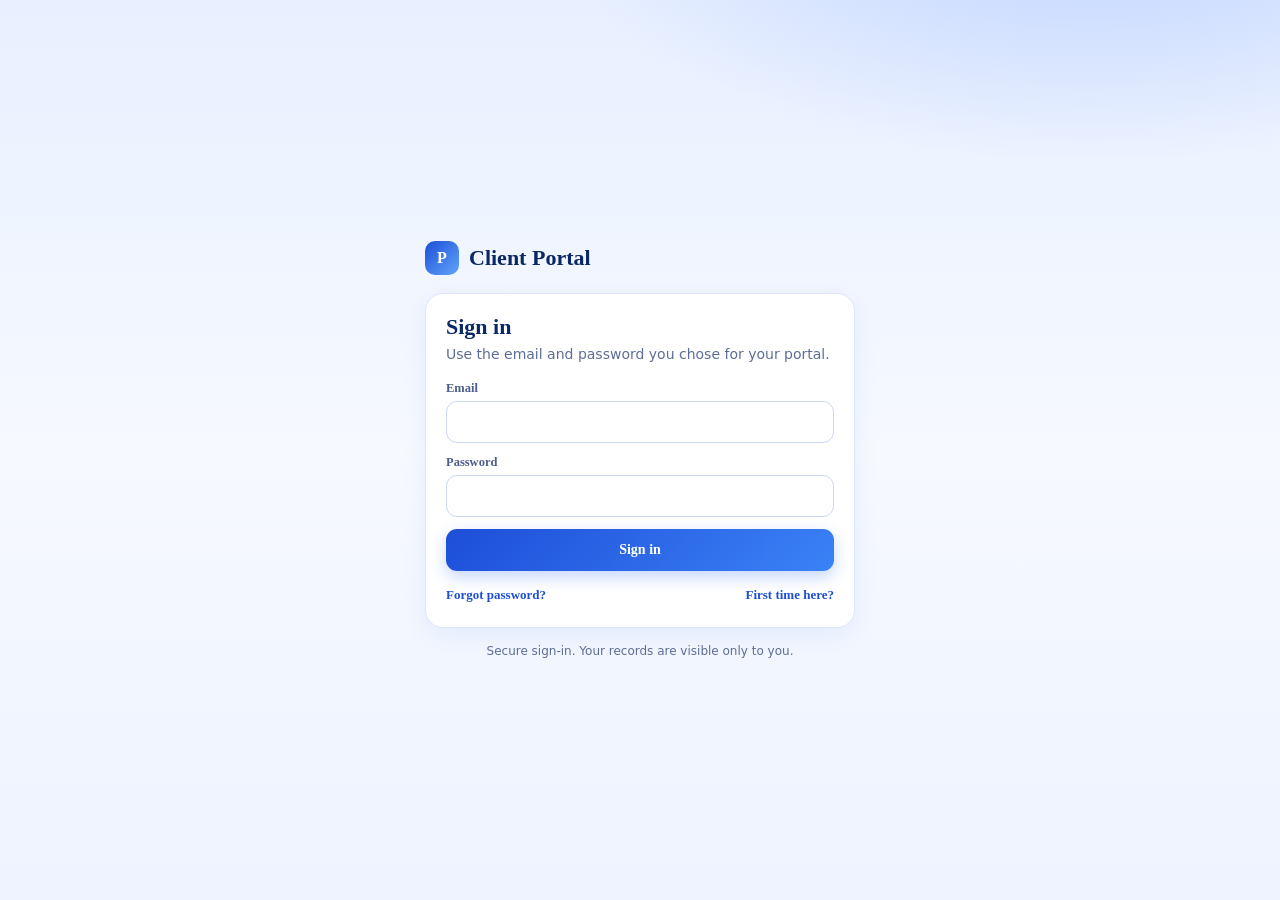
<file: public/portal.html>
<!doctype html>
<html lang="en">
<head>
<meta charset="utf-8">
<meta name="viewport" content="width=device-width,initial-scale=1,viewport-fit=cover">
<meta name="robots" content="noindex,nofollow">
<meta http-equiv="Content-Security-Policy" content="default-src 'self'; script-src 'self' 'unsafe-inline'; style-src 'self' 'unsafe-inline' https://fonts.googleapis.com; font-src https://fonts.gstatic.com; connect-src 'self' https://htrlqotaetdwccervhmd.supabase.co; img-src 'self' data:; base-uri 'none'; form-action 'none'; frame-ancestors 'none'">
<title>Client Portal</title>
<link rel="preconnect" href="https://fonts.googleapis.com"><link rel="preconnect" href="https://fonts.gstatic.com" crossorigin>
<link href="https://fonts.googleapis.com/css2?family=Inter:wght@400;500;600;700;800&display=swap" rel="stylesheet">
<style>
:root{--ink:#0f1f46;--mu:#5d6e96;--ln:#dbe5fb;--bl:#1d4ed8;--bl2:#3b82f6;--bg:#eef3ff;--ok:#15803d;--bad:#b91c1c;--warn:#b45309}
*{box-sizing:border-box}html,body{margin:0}
body{font:400 14px/1.5 'Inter',system-ui,-apple-system,Segoe UI,sans-serif;color:var(--ink);background:radial-gradient(900px 420px at 85% -10%,#bfd3ff,transparent 60%),linear-gradient(180deg,#e8f0ff,#f6f9ff 50%,#eef3ff);min-height:100vh;-webkit-font-smoothing:antialiased}
h1,h2,h3,h4{margin:0;font-family:inherit}
.wrap{max-width:1040px;margin:0 auto;padding:20px 16px 60px}
.card{background:#fff;border:1px solid var(--ln);border-radius:18px;padding:20px;box-shadow:0 8px 24px #1d4ed812}
.auth{min-height:100vh;display:grid;place-items:center;padding:20px 16px}
.ab{width:100%;max-width:430px}
.brand{display:flex;align-items:center;gap:10px;margin:0 0 18px;font:800 22px 'Inter';color:#0a2766}.brand i{width:34px;height:34px;border-radius:10px;background:linear-gradient(135deg,#1d4ed8,#60a5fa);display:grid;place-items:center;color:#fff;font-style:normal;font-size:16px}
.ab h2{font:700 22px 'Inter';color:#0a2766;margin-bottom:4px}.ab p.s{margin:0 0 16px;color:var(--mu)}
label{display:block;font:600 12.5px 'Inter';color:#4a5d8c;margin:0 0 12px}
input,select,textarea{width:100%;font:500 14px 'Inter';color:var(--ink);border:1px solid #cbd8f5;background:#fff;border-radius:11px;padding:11px 12px;margin-top:5px;outline:none;min-height:42px}
input:focus,select:focus,textarea:focus{border-color:var(--bl2);box-shadow:0 0 0 3px #3b82f633}
.btn{border:0;cursor:pointer;font:600 14px 'Inter';padding:11px 18px;border-radius:11px;background:linear-gradient(135deg,var(--bl),var(--bl2));color:#fff;box-shadow:0 6px 16px #2563eb44;min-height:42px}
.btn.full{width:100%}.btn.alt{background:#fff;color:var(--bl);border:1px solid #c7d7fb;box-shadow:none}.btn:disabled{opacity:.6;cursor:default}
.lnk{background:none;border:0;color:var(--bl);font:600 13px 'Inter';cursor:pointer;padding:4px 0}
.err{background:#fee2e2;color:#991b1b;border-radius:10px;padding:10px 12px;margin:0 0 12px;font-size:13px}.okm{background:#dcfce7;color:#166534;border-radius:10px;padding:10px 12px;margin:0 0 12px;font-size:13px}
.row{display:flex;gap:12px;align-items:center;justify-content:space-between;flex-wrap:wrap}
.top{display:flex;justify-content:space-between;align-items:center;gap:12px;margin:0 0 14px;flex-wrap:wrap}
.hero{padding:26px 28px;border-radius:22px;color:#fff;background:radial-gradient(800px 300px at 92% -30%,#60a5fa77,transparent 60%),linear-gradient(135deg,#0a2766,#1347b8 58%,#2563eb);box-shadow:0 18px 40px #1d4ed84d;display:flex;justify-content:space-between;gap:20px;flex-wrap:wrap;align-items:flex-end}
.hero small{display:block;font:700 11px 'Inter';letter-spacing:.14em;color:#f2c14e;text-transform:uppercase}.hero h1{font:700 26px/1.2 'Inter';margin:6px 0 0;color:#fff}
.hero .bal small{color:#c3d4fb;letter-spacing:.06em}.hero .bal b{display:block;font:700 30px 'Inter';margin-top:2px}.hero .bal b.due{color:#fecaca}
.tabs{display:flex;gap:4px;flex-wrap:wrap;background:#fff;border:1px solid var(--ln);border-radius:12px;padding:4px;margin:16px 0;box-shadow:0 4px 14px #1d4ed814;overflow:auto}
.tabs button{border:0;background:none;padding:9px 14px;border-radius:9px;font:600 13px 'Inter';color:#4a5d8c;cursor:pointer;white-space:nowrap}.tabs button.on{background:linear-gradient(135deg,var(--bl),var(--bl2));color:#fff}
.g2{display:grid;grid-template-columns:1fr 1fr;gap:14px}@media(max-width:760px){.g2{grid-template-columns:1fr}.hero{padding:20px}}
.card h3{font:700 16px 'Inter';color:#0a2766;margin:0 0 12px}
.item{padding:10px 0;border-top:1px solid #edf2fd}.item:first-of-type{border-top:0}.item b{display:block;font-weight:600}.item span,.item small{color:var(--mu);font-size:12.5px}
table{width:100%;border-collapse:collapse;font-size:13.5px}th{background:#12399c;color:#fff;text-align:left;padding:9px 11px;font:600 11.5px 'Inter';letter-spacing:.04em;text-transform:uppercase;white-space:nowrap}td{padding:10px 11px;border-top:1px solid #edf2fd}th.n,td.n{text-align:right;font-variant-numeric:tabular-nums}
.w{overflow:auto;border:1px solid #e3ebfa;border-radius:12px}
.bd{display:inline-block;padding:3px 9px;border-radius:99px;font:600 11.5px 'Inter';white-space:nowrap}.bd.ok{background:#dcfce7;color:#166534}.bd.bad{background:#fee2e2;color:#991b1b}.bd.ac{background:#dbeafe;color:#1e40af}.bd.warn{background:#fef3c7;color:#92400e}
.mu{color:var(--mu)}.empty{padding:22px;text-align:center;color:var(--mu)}
.bar{height:8px;background:#e6eeff;border-radius:99px;overflow:hidden;margin-top:6px}.bar i{display:block;height:100%;background:linear-gradient(90deg,#1d4ed8,#60a5fa)}
.fg{display:grid;grid-template-columns:repeat(auto-fit,minmax(180px,1fr));gap:0 12px}
.note{font-size:12px;color:var(--mu);margin-top:14px;text-align:center}
@media print{body{background:#fff}.noprint{display:none!important}.card,.hero{box-shadow:none}.hero{color:#000;background:#fff;border:1px solid #999}.hero h1,.hero .bal b{color:#000}}
</style>
</head>
<body>
<div id="app"></div>
<script>
(()=>{
'use strict';
const URL_='https://htrlqotaetdwccervhmd.supabase.co',KEY='sb_publishable_GjGlB8yDm7Rdg7WjB5uPAQ_Y1KwrDWB';
const SKEY='pb_portal_sb',CKEY='pb_portal_code';
const $=s=>document.querySelector(s),app=$('#app');
const E=x=>String(x==null?'':x).replace(/[&<>"']/g,c=>({'&':'&amp;','<':'&lt;','>':'&gt;','"':'&quot;',"'":'&#39;'}[c]));
const ls={g:k=>{try{return localStorage.getItem(k)}catch(e){return null}},s:(k,v)=>{try{localStorage.setItem(k,v)}catch(e){}},d:k=>{try{localStorage.removeItem(k)}catch(e){}}};
const money=n=>(+n||0).toLocaleString(undefined,{minimumFractionDigits:2,maximumFractionDigits:2});
let SB=null;try{SB=JSON.parse(ls.g(SKEY))}catch(e){}
let st={screen:'login',err:'',ok:'',email:'',links:[],cur:0,data:null,tab:'ov',inbox:[],busy:false},idleT=0,lastTouch=0,hb=null;
const IDLE=15*60*1000;

/* ---------- API ---------- */
async function api(path,o){o=o||{};const h={apikey:KEY,'Content-Type':'application/json'};if(SB&&SB.access_token&&!o.anon)h.Authorization='Bearer '+SB.access_token;if(o.prefer)h.Prefer=o.prefer;
 const r=await fetch(URL_+path,{method:o.method||'GET',headers:h,body:o.body?JSON.stringify(o.body):undefined});let j=null;try{j=await r.json()}catch(e){}
 if(!r.ok){const er=new Error((j&&(j.msg||j.message||j.error_description||j.error))||('Request failed ('+r.status+')'));er.status=r.status;er.code=j&&(j.error_code||j.code);throw er}return j}
const fix=j=>({access_token:j.access_token,refresh_token:j.refresh_token,expires_at:j.expires_at||Math.floor(Date.now()/1000)+(j.expires_in||3600),user:j.user||(SB&&SB.user)});
const save=s=>{SB=s;s?ls.s(SKEY,JSON.stringify(s)):ls.d(SKEY)};
async function refresh(){if(!SB||!SB.refresh_token)throw Object.assign(new Error('Signed out'),{status:401});try{save(fix(await api('/auth/v1/token?grant_type=refresh_token',{method:'POST',body:{refresh_token:SB.refresh_token},anon:1})))}catch(e){if(e.status>=400&&e.status<500)save(null);throw e}}
async function rest(p,o){if(!SB)throw Object.assign(new Error('Signed out'),{status:401});if(SB.expires_at-60<Date.now()/1000)await refresh();
 try{return await api('/rest/v1/'+p,o)}catch(e){if(e.status==401&&/PB_SESSION/.test(e.message||'')){expired();throw e}if(e.status==401){await refresh();return await api('/rest/v1/'+p,o)}throw e}}
const friendly=e=>{const m=String(e&&e.message||'');if(e instanceof TypeError)return'Cannot reach the server. Check your internet connection and try again.';if(/invalid login/i.test(m))return'Email or password is incorrect.';if(/not confirmed/i.test(m))return'Confirm your email first. Open the message we sent you and tap the link.';if(e&&e.status==429||/rate limit|too many/i.test(m))return'Too many attempts. Wait a few minutes and try again.';if(/already registered|already been registered/i.test(m))return'That email already has an account. Sign in, then enter your access code.';if(/password/i.test(m)&&/(short|least|weak|characters)/i.test(m))return'Choose a stronger password of at least 10 characters.';if(/PB_SESSION/.test(m))return'Your session ended. Please sign in again.';return m||'Something went wrong. Please try again.'};

/* ---------- session ---------- */
function expired(msg){save(null);clearInterval(hb);st={screen:'login',err:msg||'Your session ended for security. Please sign in again.',ok:'',email:st.email,links:[],cur:0,data:null,tab:'ov',inbox:[],busy:false};draw()}
function activity(){idleT=Date.now()}
function startSession(){activity();clearInterval(hb);hb=setInterval(async()=>{if(!SB)return;if(Date.now()-idleT>IDLE){signOut('You were signed out after 15 minutes without activity.');return}
 if(Date.now()-lastTouch>60000){lastTouch=Date.now();const mins=Math.min(15,Math.max(5,Math.round((IDLE-(Date.now()-idleT))/60000)||15));try{await rest('rpc/pb_session_touch',{method:'POST',body:{p_idle_min:15,p_idle_s:Math.min(900,Math.round((Date.now()-idleT)/1000))}})}catch(e){if(e.status==404)lastTouch=Date.now()+3600e3}}},15000)}
['click','keydown','touchstart','mousemove','scroll'].forEach(ev=>document.addEventListener(ev,()=>{if(SB)activity()},{passive:true}));
async function signOut(msg){try{if(SB)await api('/auth/v1/logout',{method:'POST'})}catch(e){}save(null);clearInterval(hb);st={screen:'login',err:'',ok:msg||'You have been signed out.',email:'',links:[],cur:0,data:null,tab:'ov',inbox:[],busy:false};draw()}

/* ---------- auth flows ---------- */
const norm=c=>String(c||'').toUpperCase().replace(/[^A-Z0-9]/g,'');
async function afterSignIn(){
 const pend=ls.g(CKEY);if(pend){try{const r=await rest('rpc/portal_claim',{method:'POST',body:{p_code:pend}});if(r&&r.ok){ls.d(CKEY);st.ok='Welcome! Your access is ready.'}else if(r&&r.error=='locked'){ls.d(CKEY);st.err='Too many wrong codes. Try again in 15 minutes.'}else if(r&&r.error=='invalid'){ls.d(CKEY);st.err='That access code is not valid or has expired. Ask the business for a new one.'}}catch(e){}}
 await load();}
async function load(){
 try{st.links=await rest('portal_clients?select=owner_id,client_ref,name,company,status,perms&status=eq.active&order=created_at.asc')||[]}catch(e){if(SB)st.err=friendly(e);st.links=[]}
 if(!st.links.length){st.screen='code';draw();return}
 st.cur=Math.min(st.cur,st.links.length-1);st.screen='home';startSession();rest('rpc/portal_seen',{method:'POST',body:{}}).catch(()=>{});await loadData();}
async function loadData(){const L=st.links[st.cur];st.data=null;st.inbox=[];draw();
 try{const d=await rest('portal_data?select=data,updated_at&owner_id=eq.'+encodeURIComponent(L.owner_id)+'&client_ref=eq.'+encodeURIComponent(L.client_ref));st.data=d&&d[0]?Object.assign({},d[0].data,{_u:d[0].updated_at}):{empty:1};
  const ib=await rest('portal_inbox?select=id,kind,body,created_at,handled&owner_id=eq.'+encodeURIComponent(L.owner_id)+'&client_ref=eq.'+encodeURIComponent(L.client_ref)+'&order=created_at.desc&limit=20');st.inbox=ib||[]}catch(e){st.err=friendly(e);st.data={empty:1}}
 draw()}
async function doLogin(f){const em=f.em.value.trim().toLowerCase(),p=f.p.value;st.email=em;if(!em||!p){st.err='Enter your email and password.';return draw()}
 busy(1);try{const j=await api('/auth/v1/token?grant_type=password',{method:'POST',body:{email:em,password:p},anon:1});save(fix(j));st.err='';st.ok='';await afterSignIn()}catch(e){st.err=friendly(e);busy(0);draw()}}
async function doActivate(f){const em=f.em.value.trim().toLowerCase(),p=f.p.value,p2=f.p2.value,code=norm(f.code.value);st.email=em;
 if(!em||!code){st.err='Enter your email and the access code you were given.';return draw()}
 if(p.length<10){st.err='Use at least 10 characters for the password.';return draw()}if(p!==p2){st.err='The two passwords do not match.';return draw()}
 busy(1);try{const j=await api('/auth/v1/signup?redirect_to='+encodeURIComponent(location.origin+'/portal'),{method:'POST',body:{email:em,password:p},anon:1});
  ls.s(CKEY,code);
  if(j&&j.access_token){save(fix(j));st.err='';await afterSignIn()}else{st.screen='check';st.err='';busy(0);draw()}}
 catch(e){if(/already/i.test(e.message||'')){st.err='That email already has an account. Sign in below, then enter your access code.';st.screen='login';ls.s(CKEY,code)}else st.err=friendly(e);busy(0);draw()}}
async function doCode(f){const code=norm(f.code.value);if(!code){st.err='Enter your access code.';return draw()}busy(1);
 try{const r=await rest('rpc/portal_claim',{method:'POST',body:{p_code:code}});if(r&&r.ok){st.err='';st.ok='Access added.';await load()}else{st.err=r&&r.error=='locked'?'Too many wrong codes. Try again in 15 minutes.':'That access code is not valid or has expired. Ask the business for a new one.';busy(0);draw()}}catch(e){st.err=friendly(e);busy(0);draw()}}
async function doForgot(f){const em=f.em.value.trim().toLowerCase();st.email=em;if(!em){st.err='Enter your email.';return draw()}busy(1);
 try{await api('/auth/v1/recover?redirect_to='+encodeURIComponent(location.origin+'/portal'),{method:'POST',body:{email:em},anon:1})}catch(e){}
 st.err='';st.ok='If that email has an account, a reset link is on its way.';st.screen='login';busy(0);draw()}
async function doReset(f){const p=f.p.value,p2=f.p2.value;if(p.length<10){st.err='Use at least 10 characters.';return draw()}if(p!==p2){st.err='The two passwords do not match.';return draw()}busy(1);
 try{await api('/auth/v1/user',{method:'PUT',body:{password:p}});st.err='';st.ok='Password saved.';history.replaceState(null,'',location.pathname);await afterSignIn()}catch(e){st.err=friendly(e);busy(0);draw()}}
const busy=b=>{st.busy=!!b;document.querySelectorAll('button.btn').forEach(x=>x.disabled=!!b)};

/* ---------- requests from the client ---------- */
async function send(kind,body){const L=st.links[st.cur];try{await rest('portal_inbox',{method:'POST',prefer:'return=minimal',body:{owner_id:L.owner_id,client_ref:L.client_ref,kind,body}});st.ok='Sent. The business will review it.';st.err='';await loadData()}catch(e){st.err=/row-level|policy|violat/i.test(e.message||'')?'This is not available for your account.':friendly(e);draw()}}

/* ---------- views ---------- */
const hero=(d,L)=>`<div class="hero"><div><small>${E(L.company||'Client portal')}</small><h1>Welcome, ${E(L.name||'')}</h1></div><div class="bal"><small>Your balance</small><b class="${(+d.balance||0)>0.004?'due':''}">${E(d.base||'')} ${money(d.balance)}</b>${(+d.credit||0)>0?`<small>Credit limit ${money(d.credit)}</small>`:''}</div></div>`;
const bdg=s=>{s=String(s||'');const k=/paid$/i.test(s)&&!/partly/i.test(s)||/completed|active|confirmed|accepted/i.test(s)?'ok':/overdue|cancel|no-show|expired|rejected/i.test(s)?'bad':/partly|pending|suspend/i.test(s)?'warn':'ac';return`<span class="bd ${k}">${E(s)}</span>`};
const hidden=t=>`<div class="empty">${t} is not shown for your account.</div>`;
function vOv(d){const p=d.perms||{},inv=(d.invoices||[]).filter(i=>(+i.left||0)>0.004),ap=(d.appts||[]).filter(a=>a.date>=new Date().toISOString().slice(0,10)).slice(0,4),N=(d.notif||[]).slice(0,5);
 return`<div class="g2"><div class="card"><h3>Notifications</h3>${p.notif?(N.map(n=>`<div class="item"><b>${E(n.title)}</b><span>${E(n.body)}</span> <small>${E(n.date)}</small></div>`).join('')||'<div class="empty">No notifications.</div>'):hidden('Notifications')}</div>
 <div class="card"><h3>Upcoming appointments</h3>${p.appt?(ap.map(a=>`<div class="item"><b>${E(a.title)}</b><span>${E(a.date)} at ${E(a.time)}${a.staff?' with '+E(a.staff):''}</span> ${bdg(a.status)}</div>`).join('')||'<div class="empty">No upcoming appointments.</div>'):hidden('Appointments')}</div></div>
 <div class="card" style="margin-top:14px"><h3>Open invoices</h3>${p.inv?(inv.length?`<div class="w"><table><tr><th>Invoice</th><th>Due</th><th class="n">Balance</th><th>Status</th></tr>${inv.map(i=>`<tr><td>${E(i.no)}</td><td>${E(i.due)}</td><td class="n">${money(i.left)}</td><td>${bdg(i.st)}</td></tr>`).join('')}</table></div>`:'<div class="empty">Nothing to pay. Thank you!</div>'):hidden('Invoices')}</div>`}
function vInv(d){const p=d.perms||{};if(!p.inv)return`<div class="card">${hidden('Invoices')}</div>`;const I=d.invoices||[];
 return`<div class="card"><h3>Invoices</h3>${I.length?`<div class="w"><table><tr><th>Date</th><th>Invoice</th><th>Due</th><th class="n">Amount</th><th class="n">Balance</th><th>Status</th></tr>${I.map(i=>`<tr><td>${E(i.date)}</td><td>${E(i.no)}</td><td>${E(i.due)}</td><td class="n">${money(i.amt)}</td><td class="n">${money(i.left)}</td><td>${bdg(i.st)}</td></tr>`).join('')}</table></div>`:'<div class="empty">No invoices yet.</div>'}</div>`+
 (p.pay&&I.some(i=>(+i.left||0)>0.004)?`<div class="card" style="margin-top:14px"><h3>I have paid</h3><p class="mu" style="margin:-6px 0 12px">Tell the business about your payment. It shows as pending until they confirm it.</p><form id="fpay"><div class="fg"><label>Invoice<select name="inv">${I.filter(i=>(+i.left||0)>0.004).map(i=>`<option value="${E(i.no)}">${E(i.no)} · ${money(i.left)}</option>`).join('')}</select></label><label>Amount<input name="amt" type="number" step="any" min="0" required></label><label>Method<select name="method"><option>Bank transfer</option><option>E-transfer</option><option>Cash</option><option>Card</option></select></label><label>Reference<input name="ref" maxlength="60"></label><label>Date<input name="date" type="date" value="${new Date().toISOString().slice(0,10)}"></label></div><button class="btn">Send payment notice</button></form></div>`:'')}
function vAp(d){const p=d.perms||{};if(!p.appt)return`<div class="card">${hidden('Appointments')}</div>`;const A=d.appts||[];
 return`<div class="card"><h3>Appointments</h3>${A.length?`<div class="w"><table><tr><th>When</th><th>For</th><th>Staff</th><th>Status</th></tr>${A.map(a=>`<tr><td>${E(a.date)} ${E(a.time)}</td><td>${E(a.title)}</td><td>${E(a.staff||'—')}</td><td>${bdg(a.status)}</td></tr>`).join('')}</table></div>`:'<div class="empty">No appointments.</div>'}</div>`+
 (p.book?`<div class="card" style="margin-top:14px"><h3>Request or change an appointment</h3><form id="fap"><div class="fg"><label>What for<input name="title" maxlength="80" required></label><label>Preferred date<input name="date" type="date" required></label><label>Preferred time<input name="time" type="time"></label></div><label>Note<textarea name="note" rows="2" maxlength="300"></textarea></label><button class="btn">Send request</button></form></div>`:'')}
function vMem(d){const p=d.perms||{};if(!p.member)return`<div class="card">${hidden('Memberships')}</div>`;const M=d.subs||[];
 return`<div class="card"><h3>Memberships</h3>${M.map(s=>`<div class="item"><b>${E(s.name)} ${bdg(s.status)}</b><span>${E(s.start)} to ${E(s.end)}</span>${s.total?`<div class="bar"><i style="width:${Math.min(100,Math.max(0,(s.total-s.left)/s.total*100))}%"></i></div><small>${E(s.left)} of ${E(s.total)} ${E(s.unit)} left</small>`:''}</div>`).join('')||'<div class="empty">No memberships.</div>'}</div>`}
function vSt(d){const p=d.perms||{};if(!p.stmt)return`<div class="card">${hidden('The statement')}</div>`;const S_=d.statement||[];
 return`<div class="card"><div class="row" style="margin-bottom:10px"><h3 style="margin:0">Statement</h3><button class="btn alt noprint" id="prt">Print</button></div>${S_.length?`<div class="w"><table><tr><th>Date</th><th>Description</th><th class="n">Charges</th><th class="n">Payments</th><th class="n">Balance</th></tr>${S_.map(r=>`<tr><td>${E(r.date)}</td><td>${E(r.memo)}</td><td class="n">${r.debit?money(r.debit):''}</td><td class="n">${r.credit?money(r.credit):''}</td><td class="n">${money(r.bal)}</td></tr>`).join('')}</table></div>`:'<div class="empty">No activity yet.</div>'}</div>`}
function vMsg(d){const hist=st.inbox.map(x=>`<div class="item"><b>${x.kind=='payment'?'Payment notice':x.kind=='appointment'?'Appointment request':'Message'}</b><span>${E(x.kind=='payment'?(x.body.inv||'')+' · '+money(x.body.amt):x.kind=='appointment'?(x.body.title||'')+' · '+(x.body.date||''):(x.body.subject||''))}</span> <small>${E(x.created_at.slice(0,10))}</small> ${x.handled?'<span class="bd ok">Received</span>':'<span class="bd warn">Waiting</span>'}</div>`).join('');
 return`<div class="card"><h3>Send a message</h3><form id="fmsg"><label>Subject<input name="subject" maxlength="100" required></label><label>Message<textarea name="text" rows="4" maxlength="1500" required></textarea></label><button class="btn">Send message</button></form></div><div class="card" style="margin-top:14px"><h3>Your recent requests</h3>${hist||'<div class="empty">Nothing sent yet.</div>'}</div>`}
function home(){const L=st.links[st.cur],d=st.data;const sw=st.links.length>1?`<label style="margin:0;min-width:200px">Business<select id="biz">${st.links.map((l,i)=>`<option value="${i}" ${i==st.cur?'selected':''}>${E(l.company||'Business')}</option>`).join('')}</select></label>`:'';
 const alerts=(st.err?`<div class="err" role="alert">${E(st.err)}</div>`:'')+(st.ok?`<div class="okm">${E(st.ok)}</div>`:'');
 if(!d)return`<div class="wrap"><div class="empty">Loading your account…</div></div>`;
 const T=[['ov','Overview'],['inv','Invoices'],['ap','Appointments'],['mem','Memberships'],['st','Statement'],['msg','Messages']];
 const body=d.empty?`<div class="card"><div class="empty">${E(L.company||'The business')} has not published your records yet. Please check back soon.</div></div>`:({ov:vOv,inv:vInv,ap:vAp,mem:vMem,st:vSt,msg:vMsg}[st.tab]||vOv)(d);
 return`<div class="wrap"><div class="top noprint"><div class="brand" style="margin:0"><i>P</i>Client Portal</div><div class="row" style="gap:10px">${sw}<button class="btn alt" id="addb">Add a business</button><button class="btn alt" id="out">Sign out</button></div></div>${alerts}${hero(d.empty?{base:'',balance:0}:d,L)}<div class="tabs noprint">${T.map(([k,t])=>`<button data-t="${k}" class="${st.tab==k?'on':''}">${t}</button>`).join('')}</div>${body}<div class="note">${d._u?'Last updated '+E(String(d._u).slice(0,16).replace('T',' '))+' UTC · ':''}You are signed out automatically after 15 minutes of inactivity.</div></div>`}
const msgs=()=>(st.err?`<div class="err" role="alert">${E(st.err)}</div>`:'')+(st.ok?`<div class="okm">${E(st.ok)}</div>`:'');
const shell=h=>`<div class="auth"><div class="ab"><div class="brand"><i>P</i>Client Portal</div><div class="card">${h}</div><div class="note">Secure sign-in. Your records are visible only to you.</div></div></div>`;
function draw(){st.busy=false;const s=st.screen;
 if(s=='home'){app.innerHTML=home();bindHome();return}
 const em=E(st.email||'');
 const V={
 login:`<h2>Sign in</h2><p class="s">Use the email and password you chose for your portal.</p>${msgs()}<form id="fl"><label>Email<input name="em" type="email" autocomplete="username" value="${em}" required></label><label>Password<input name="p" type="password" autocomplete="current-password" required></label><button class="btn full">Sign in</button></form><div class="row" style="margin-top:12px"><button class="lnk" data-s="forgot">Forgot password?</button><button class="lnk" data-s="activate">First time here?</button></div>`,
 activate:`<h2>Activate your access</h2><p class="s">Enter the email the business has on file for you, choose a password, and type the access code they gave you.</p>${msgs()}<form id="fa"><label>Email<input name="em" type="email" autocomplete="username" value="${em}" required></label><label>Access code<input name="code" autocomplete="off" autocapitalize="characters" placeholder="e.g. K7M2P-9XQ4R" required></label><label>Password (at least 10 characters)<input name="p" type="password" autocomplete="new-password" minlength="10" required></label><label>Repeat password<input name="p2" type="password" autocomplete="new-password" required></label><button class="btn full">Create my access</button></form><div style="margin-top:12px"><button class="lnk" data-s="login">I already have a login</button></div>`,
 check:`<h2>Check your email</h2><p class="s">We sent a confirmation link to <b>${em}</b>. Open it on this device. You will come straight back here and your access code is applied automatically.</p><div style="margin-top:12px"><button class="lnk" data-s="login">Back to sign in</button></div>`,
 forgot:`<h2>Reset password</h2><p class="s">Enter your email and we will send a reset link.</p>${msgs()}<form id="ff"><label>Email<input name="em" type="email" value="${em}" required></label><button class="btn full">Send reset link</button></form><div style="margin-top:12px"><button class="lnk" data-s="login">Back to sign in</button></div>`,
 reset:`<h2>Choose a new password</h2><p class="s">At least 10 characters.</p>${msgs()}<form id="fr"><label>New password<input name="p" type="password" autocomplete="new-password" minlength="10" required></label><label>Repeat password<input name="p2" type="password" autocomplete="new-password" required></label><button class="btn full">Save password</button></form>`,
 code:`<h2>Enter your access code</h2><p class="s">${st.links.length?'Add another business to this login.':'Your login is ready, but no business is linked yet. Enter the access code the business gave you.'}</p>${msgs()}<form id="fc"><label>Access code<input name="code" autocomplete="off" autocapitalize="characters" placeholder="e.g. K7M2P-9XQ4R" required></label><button class="btn full">Link my account</button></form><div class="row" style="margin-top:12px">${st.links.length?'<button class="lnk" data-s="home">Back</button>':'<span></span>'}<button class="lnk" id="out2">Sign out</button></div>`};
 app.innerHTML=shell(V[s]||V.login);
 const bf=(id,fn)=>{const f=$(id);if(f)f.addEventListener('submit',e=>{e.preventDefault();if(!st.busy)fn(f.elements)})};
 bf('#fl',doLogin);bf('#fa',doActivate);bf('#ff',doForgot);bf('#fr',doReset);bf('#fc',doCode);
 app.querySelectorAll('[data-s]').forEach(b=>b.onclick=()=>{st.screen=b.dataset.s;st.err='';st.ok='';draw()});
 const o2=$('#out2');if(o2)o2.onclick=()=>signOut()}
function bindHome(){
 app.querySelectorAll('[data-t]').forEach(b=>b.onclick=()=>{st.tab=b.dataset.t;st.err='';st.ok='';draw()});
 const o=$('#out');if(o)o.onclick=()=>signOut();const a=$('#addb');if(a)a.onclick=()=>{st.screen='code';st.err='';st.ok='';draw()};
 const b=$('#biz');if(b)b.onchange=()=>{st.cur=+b.value;st.tab='ov';st.err='';st.ok='';loadData()};
 const pr=$('#prt');if(pr)pr.onclick=()=>window.print();
 const fp=$('#fpay');if(fp)fp.addEventListener('submit',e=>{e.preventDefault();const f=fp.elements;const amt=+f.amt.value;if(!(amt>0)){st.err='Enter the amount you paid.';return draw()}send('payment',{inv:f.inv.value,amt,method:f.method.value,ref:f.ref.value.trim().slice(0,60),date:f.date.value})});
 const fa=$('#fap');if(fa)fa.addEventListener('submit',e=>{e.preventDefault();const f=fa.elements;send('appointment',{title:f.title.value.trim().slice(0,80),date:f.date.value,time:f.time.value,note:f.note.value.trim().slice(0,300)})});
 const fm=$('#fmsg');if(fm)fm.addEventListener('submit',e=>{e.preventDefault();const f=fm.elements;send('message',{subject:f.subject.value.trim().slice(0,100),text:f.text.value.trim().slice(0,1500)})})}

/* ---------- boot ---------- */
async function boot(){
 const h=location.hash.replace(/^#/,'');
 if(h&&/access_token=|error_description=/.test(h)){const q=new URLSearchParams(h);history.replaceState(null,'',location.pathname);
  if(q.get('error_description')){st.err=q.get('error_description').replace(/\+/g,' ');st.screen='login';return draw()}
  if(q.get('access_token')){save(fix({access_token:q.get('access_token'),refresh_token:q.get('refresh_token'),expires_at:+q.get('expires_at')||0,expires_in:+q.get('expires_in')||3600}));
   try{const u=await api('/auth/v1/user');SB.user=u;save(SB)}catch(e){}
   if(q.get('type')=='recovery'){st.screen='reset';return draw()}
   await afterSignIn();return}}
 if(SB&&SB.refresh_token){try{if(SB.expires_at-60<Date.now()/1000)await refresh();await afterSignIn();return}catch(e){save(null)}}
 st.screen='login';draw()}
boot();
})();
</script>
</body>
</html>
</file>
